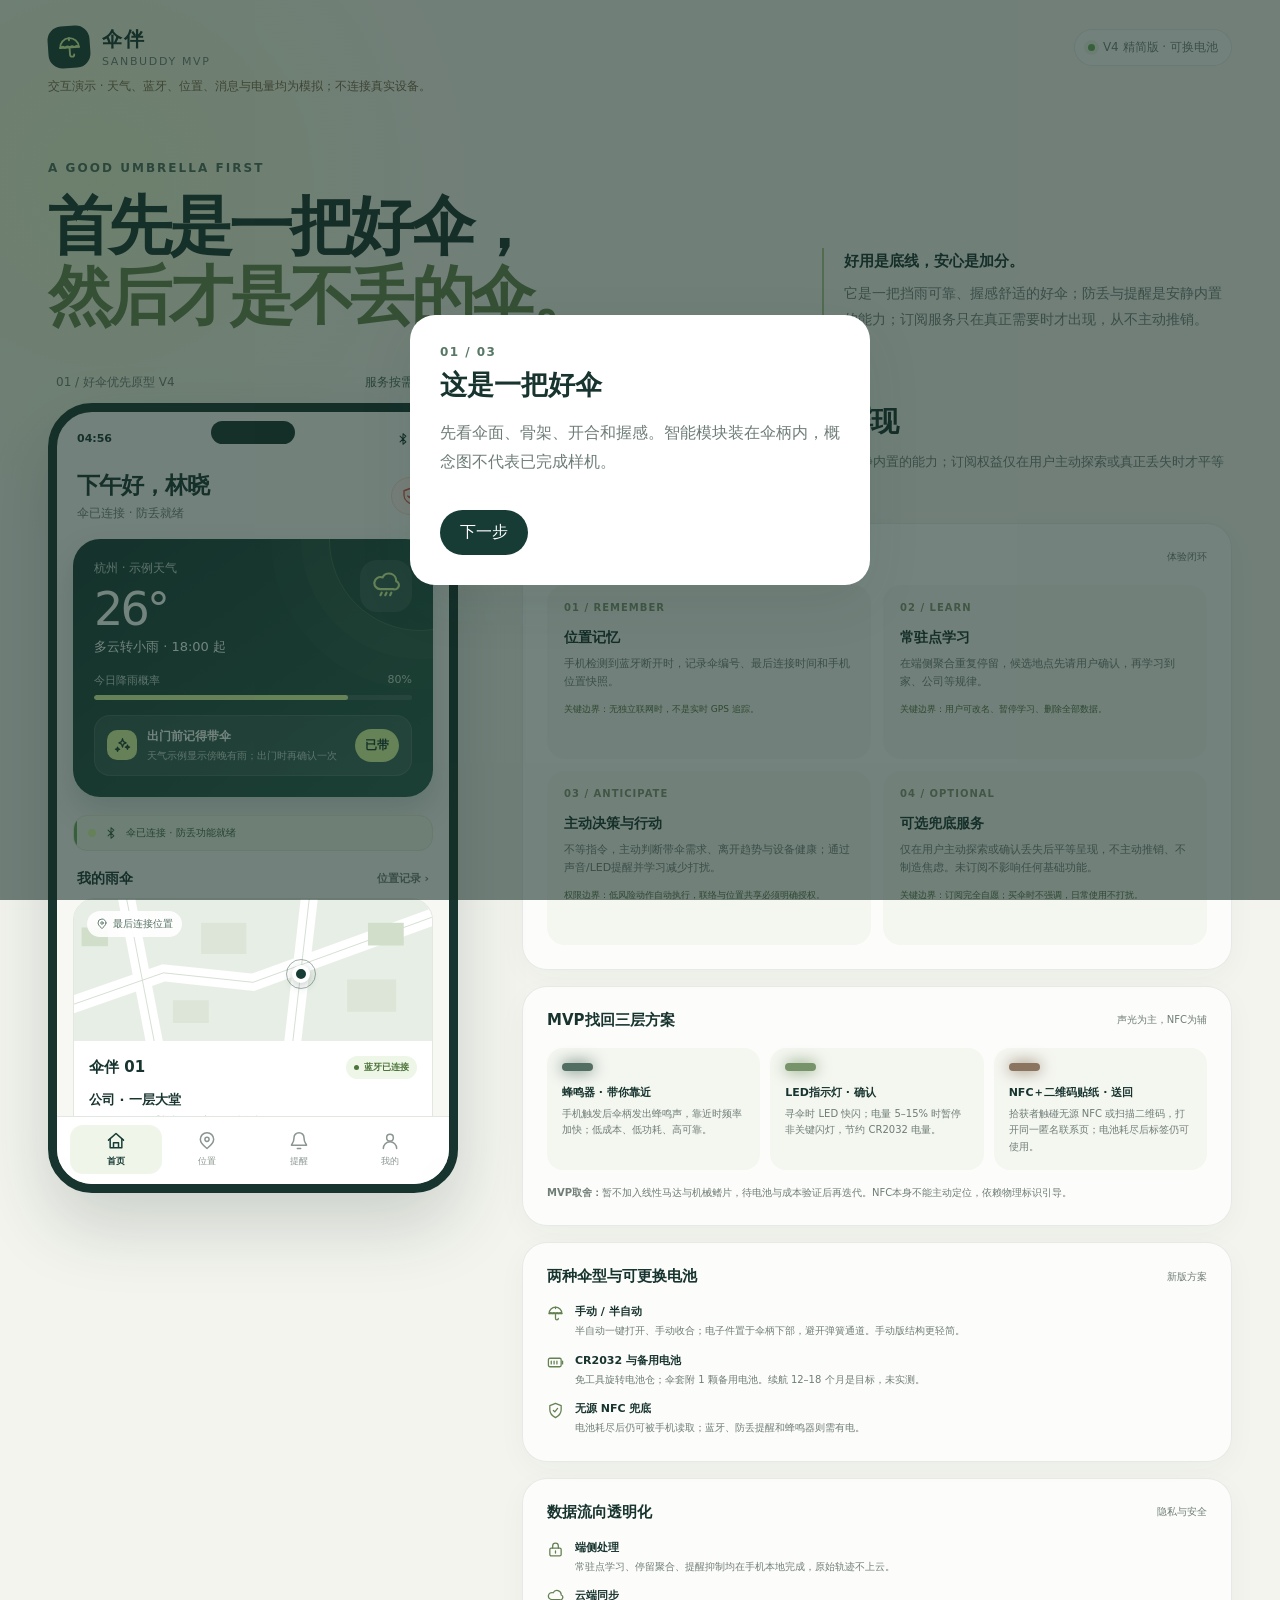
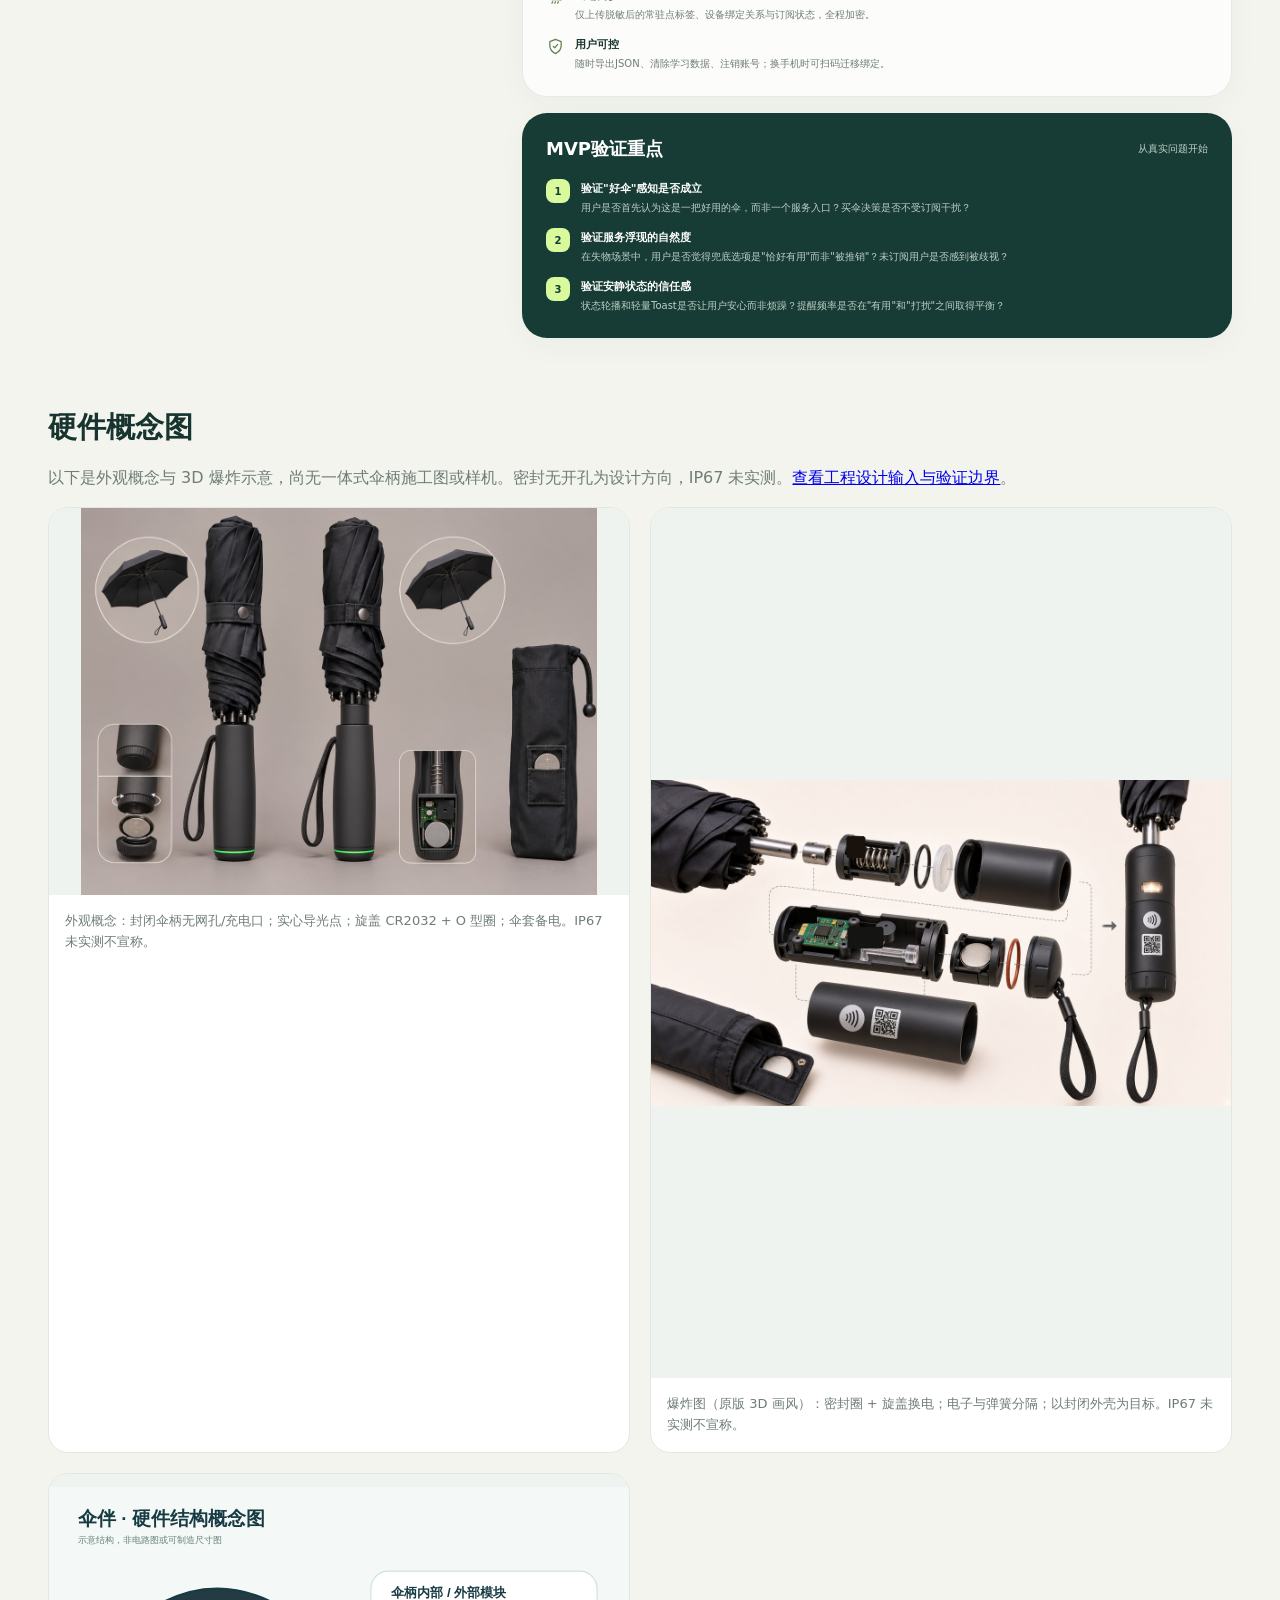
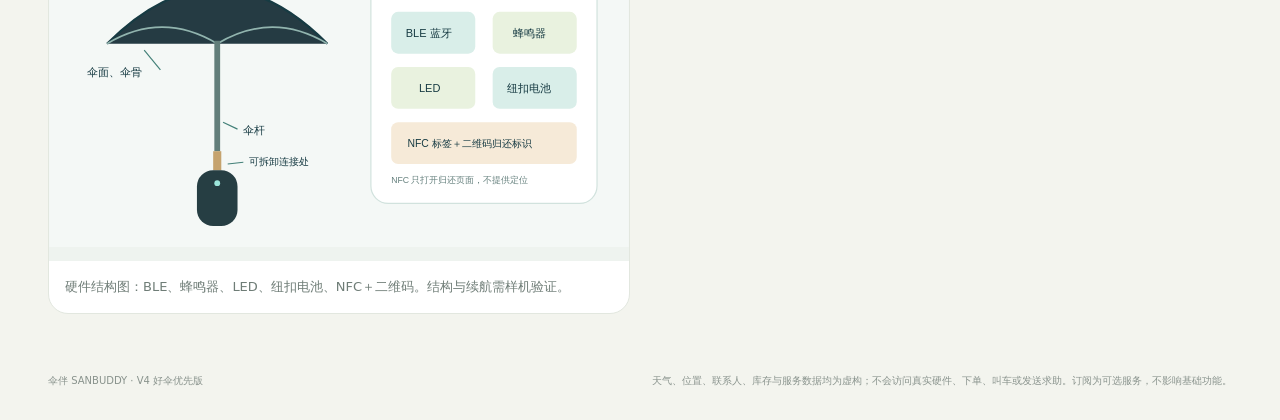
<file: prototype/index.html>
<!DOCTYPE html>
<html lang="zh-CN">
<head>
  <meta charset="UTF-8">
  <meta name="viewport" content="width=device-width, initial-scale=1.0">
  <meta name="theme-color" content="#173c35">
  <meta name="apple-mobile-web-app-capable" content="yes">
  <meta name="apple-mobile-web-app-status-bar-style" content="default">
  <meta name="apple-mobile-web-app-title" content="伞伴">
  <link rel="manifest" href="./manifest.json">
  <link rel="apple-touch-icon" href="./icons/icon-192.png">
  <title>伞伴 SanBuddy · H5</title>
  <style>
    body {
      margin: 0;
      min-height: 100vh;
      display: grid;
      place-items: center;
      font-family: "PingFang SC", "Microsoft YaHei", system-ui, sans-serif;
      background: #f3f4ee;
      color: #18342f;
    }
    a {
      display: inline-block;
      padding: 14px 22px;
      border-radius: 999px;
      background: #173c35;
      color: #d9f99d;
      text-decoration: none;
      font-weight: 700;
    }
    p { color: #6f7d77; font-size: 14px; }
  </style>
  <script>
    location.replace("./sanbuddy-prototype-v4.html");
  </script>
</head>
<body>
  <div style="text-align:center">
    <p>正在进入伞伴原型…</p>
    <p><a href="./sanbuddy-prototype-v4.html">若未跳转，点此进入</a></p>
  </div>
</body>
</html>
</file>
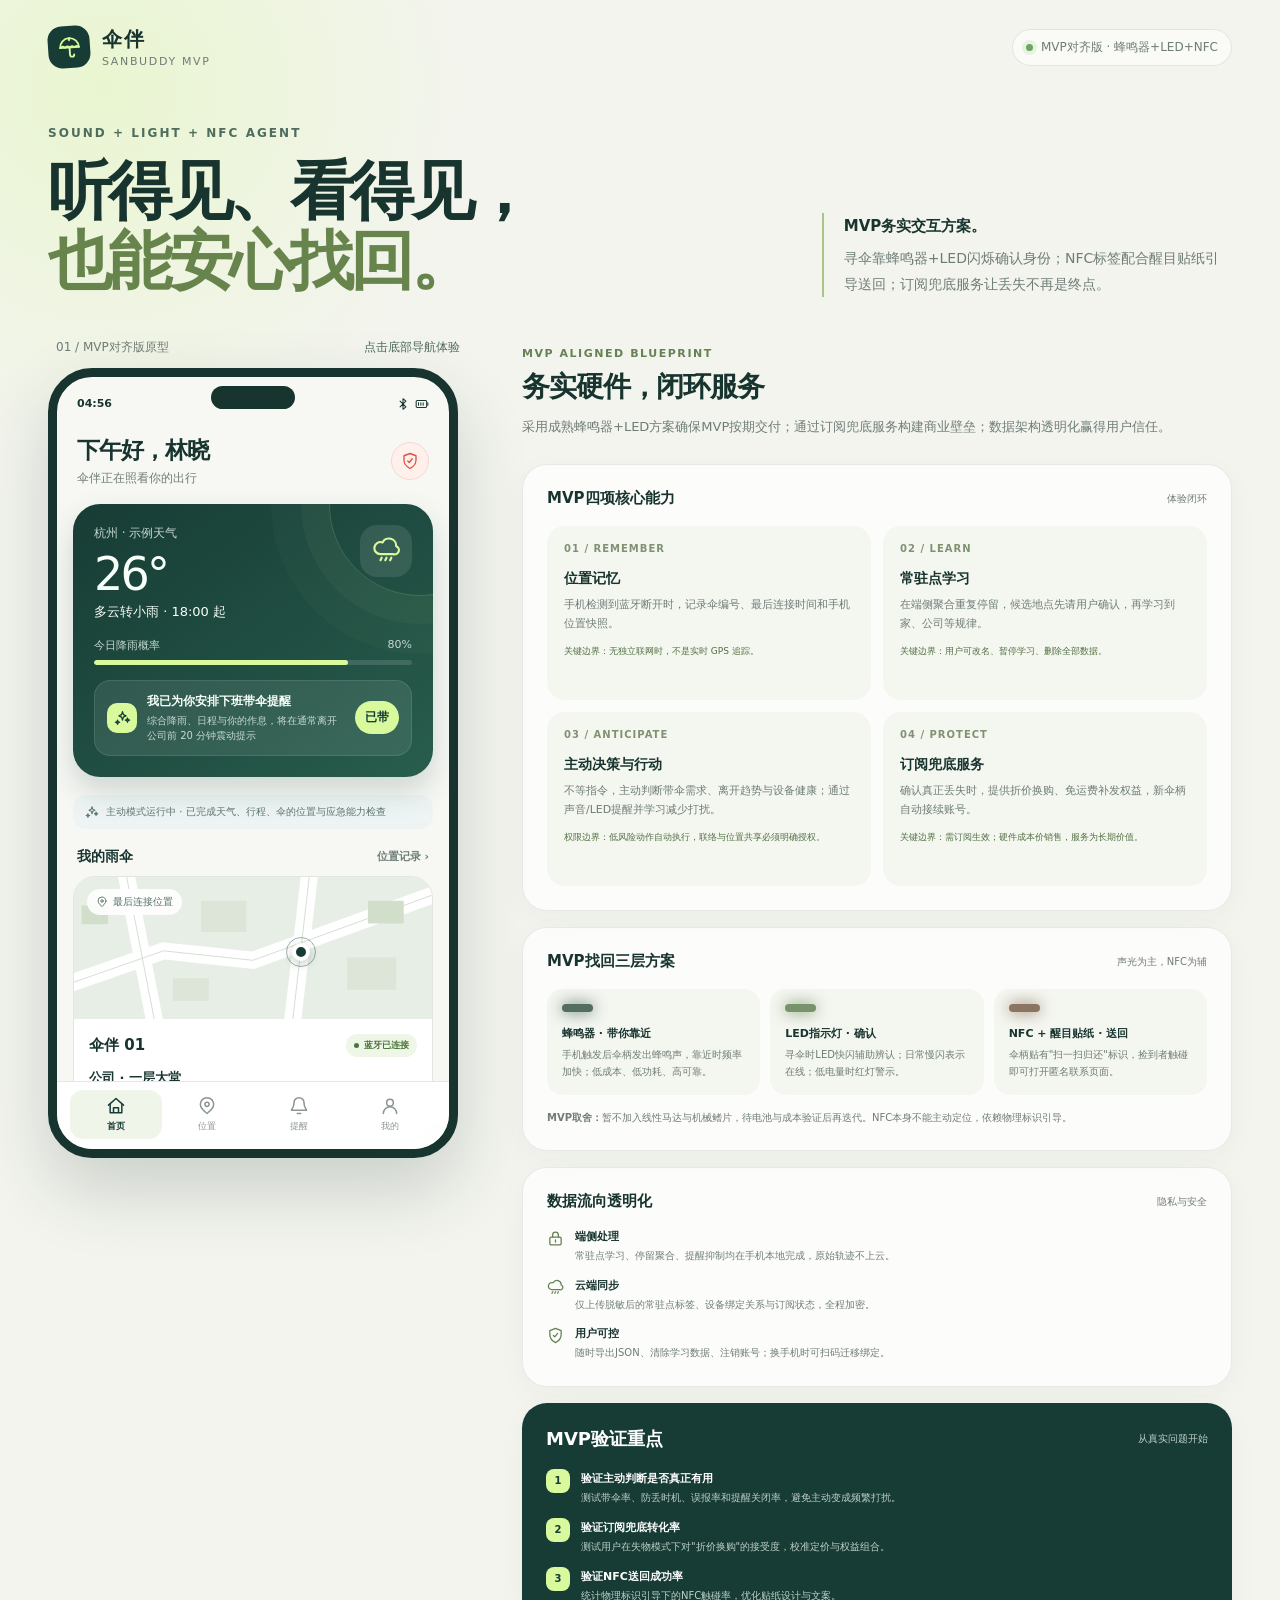
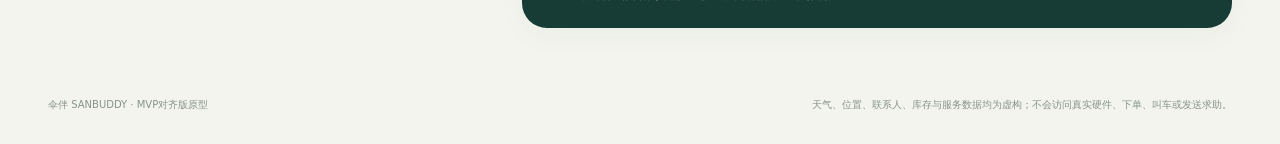
<file: prototype/sanbuddy-prototype-v2.html>
<!DOCTYPE html>
<html lang="zh-CN">
<head>
  <meta charset="UTF-8">
  <meta name="viewport" content="width=device-width, initial-scale=1.0">
  <meta name="theme-color" content="#173c35">
  <title>伞伴触感 · MVP对齐版原型</title>
  <style>
    :root {
      --ink: #18342f;
      --muted: #6f7d77;
      --paper: #f3f4ee;
      --card: #ffffff;
      --line: #e2e7df;
      --green: #173c35;
      --lime: #d9f99d;
      --lime-strong: #bde56d;
      --blue: #dcecf3;
      --red: #d95545;
      --red-soft: #fff0ec;
      --amber: #9b681d;
      --shadow: 0 18px 55px rgba(24, 52, 47, .09);
      --radius: 22px;
    }

    * { box-sizing: border-box; }
    html { scroll-behavior: smooth; }
    body {
      margin: 0;
      color: var(--ink);
      background:
        radial-gradient(circle at 8% 5%, rgba(217, 249, 157, .36), transparent 23rem),
        var(--paper);
      font-family: Inter, "PingFang SC", "Microsoft YaHei", system-ui, -apple-system, sans-serif;
      -webkit-font-smoothing: antialiased;
    }
    button, input { font: inherit; }
    button { color: inherit; }
    button, [role="button"] { -webkit-tap-highlight-color: transparent; }
    button:focus-visible, input:focus-visible, summary:focus-visible {
      outline: 3px solid rgba(78, 126, 105, .35);
      outline-offset: 3px;
    }
    .icon { width: 20px; height: 20px; fill: none; stroke: currentColor; stroke-width: 1.8; stroke-linecap: round; stroke-linejoin: round; flex: 0 0 auto; }
    .sprite { position: absolute; width: 0; height: 0; overflow: hidden; }
    .site-header {
      max-width: 1240px;
      margin: 0 auto;
      padding: 26px 28px 10px;
      display: flex;
      align-items: center;
      justify-content: space-between;
      gap: 20px;
    }
    .brand { display: flex; align-items: center; gap: 12px; }
    .brand-mark {
      width: 42px; height: 42px; border-radius: 14px;
      display: grid; place-items: center;
      color: var(--lime); background: var(--green);
      transform: rotate(-4deg);
    }
    .brand-mark .icon { width: 25px; height: 25px; }
    .brand-name { font-size: 20px; font-weight: 800; letter-spacing: .08em; }
    .brand-sub { color: var(--muted); font-size: 11px; letter-spacing: .15em; margin-top: 2px; }
    .prototype-badge {
      display: flex; align-items: center; gap: 8px;
      padding: 9px 13px; border: 1px solid rgba(24,52,47,.1); border-radius: 99px;
      color: var(--muted); background: rgba(255,255,255,.55); font-size: 12px;
    }
    .prototype-badge::before { content: ""; width: 7px; height: 7px; background: #69a85b; border-radius: 50%; box-shadow: 0 0 0 4px rgba(105,168,91,.12); }
    .hero {
      max-width: 1240px; margin: 0 auto; padding: 48px 28px 42px;
      display: grid; grid-template-columns: 1.4fr .8fr; gap: 56px; align-items: end;
    }
    .eyebrow { color: #4f6c5e; font-size: 12px; font-weight: 800; letter-spacing: .17em; text-transform: uppercase; margin-bottom: 16px; }
    h1 { font-size: clamp(36px, 5vw, 64px); line-height: 1.1; letter-spacing: -.055em; margin: 0; max-width: 800px; }
    h1 span { color: #67844d; }
    .hero-note { border-left: 2px solid #aac58b; padding-left: 20px; color: var(--muted); line-height: 1.8; font-size: 14px; }
    .hero-note strong { display: block; color: var(--ink); font-size: 15px; margin-bottom: 6px; }
    .prototype-layout {
      max-width: 1240px; margin: 0 auto; padding: 0 28px 70px;
      display: grid; grid-template-columns: 420px minmax(0, 1fr); gap: 54px; align-items: start;
    }
    .device-column { position: sticky; top: 20px; }
    .device-caption { display: flex; justify-content: space-between; align-items: center; margin: 0 8px 12px; color: var(--muted); font-size: 12px; }
    .device-caption span:last-child { color: #4e6a5c; }
    .device {
      height: 790px; width: 100%; max-width: 410px; position: relative; overflow: hidden;
      border: 9px solid #17342f; border-radius: 44px; background: #f7f8f4;
      box-shadow: 0 32px 70px rgba(24,52,47,.18), inset 0 0 0 1px rgba(255,255,255,.15);
      isolation: isolate;
    }
    .device::before { content: ""; position: absolute; z-index: 30; top: 9px; left: 50%; transform: translateX(-50%); width: 84px; height: 23px; border-radius: 20px; background: #17342f; }
    .statusbar { height: 42px; padding: 12px 20px 0; display: flex; align-items: center; justify-content: space-between; font-size: 11px; font-weight: 750; position: relative; z-index: 2; }
    .status-icons { display: flex; align-items: center; gap: 5px; }
    .status-icons .icon { width: 14px; height: 14px; }
    .app-viewport { position: absolute; inset: 42px 0 68px; overflow: hidden; }
    .screen { height: 100%; overflow-y: auto; padding-bottom: 28px; scrollbar-width: none; animation: screenIn .25s ease; }
    .screen::-webkit-scrollbar { display: none; }
    .screen[hidden] { display: none; }
    @keyframes screenIn { from { opacity: .2; transform: translateY(5px); } to { opacity: 1; transform: none; } }
    .app-header { padding: 16px 20px 17px; display: flex; align-items: center; justify-content: space-between; gap: 12px; }
    .app-header h2 { margin: 0; font-size: 23px; letter-spacing: -.04em; }
    .app-header p { margin: 4px 0 0; color: var(--muted); font-size: 12px; }
    .header-actions { display: flex; gap: 8px; }
    .icon-button { width: 38px; height: 38px; border-radius: 50%; border: 1px solid var(--line); background: #fff; display: grid; place-items: center; cursor: pointer; }
    .icon-button.sos { color: var(--red); background: var(--red-soft); border-color: #f7d8d0; }
    .icon-button.sos .icon { width: 18px; }
    .back-button { width: auto; border-radius: 99px; padding: 0 13px; display: flex; gap: 5px; font-size: 12px; }
    .weather-card { margin: 0 16px 18px; padding: 21px; border-radius: 27px; color: #f7fff9; background: linear-gradient(145deg, #173c35, #285d4d); box-shadow: 0 14px 30px rgba(23,60,53,.18); position: relative; overflow: hidden; }
    .weather-card::after { content: ""; position: absolute; width: 180px; height: 180px; right: -78px; top: -90px; border: 1px solid rgba(217,249,157,.18); border-radius: 50%; box-shadow: 0 0 0 28px rgba(217,249,157,.035), 0 0 0 58px rgba(217,249,157,.025); }
    .weather-top { display: flex; justify-content: space-between; align-items: flex-start; position: relative; z-index: 1; }
    .weather-place { font-size: 12px; color: #c7d9d1; }
    .weather-temp { font-size: 46px; line-height: 1.15; font-weight: 300; letter-spacing: -.06em; margin-top: 6px; }
    .weather-desc { font-size: 13px; margin-top: 2px; }
    .weather-icon { width: 52px; height: 52px; border-radius: 17px; background: rgba(255,255,255,.1); display: grid; place-items: center; color: var(--lime); }
    .weather-icon .icon { width: 29px; height: 29px; }
    .rain-meter { margin: 17px 0 15px; }
    .rain-meter-label { display: flex; justify-content: space-between; font-size: 11px; color: #c7d9d1; margin-bottom: 7px; }
    .meter-track { height: 5px; background: rgba(255,255,255,.13); border-radius: 5px; overflow: hidden; }
    .meter-track > span { display: block; height: 100%; width: 80%; background: var(--lime); border-radius: inherit; }
    .agent-suggestion { position: relative; z-index: 1; background: rgba(255,255,255,.09); border: 1px solid rgba(255,255,255,.1); border-radius: 16px; padding: 12px; display: flex; gap: 10px; align-items: center; }
    .agent-suggestion .spark { width: 30px; height: 30px; display: grid; place-items: center; background: var(--lime); color: var(--green); border-radius: 10px; flex: 0 0 auto; }
    .agent-suggestion .spark .icon { width: 17px; }
    .agent-suggestion strong { display: block; font-size: 12px; margin-bottom: 3px; }
    .agent-suggestion p { color: #c7d9d1; font-size: 10px; margin: 0; line-height: 1.5; }
    .text-button { border: 0; padding: 0; background: none; cursor: pointer; font-size: 12px; font-weight: 700; }
    .weather-action { color: var(--green); background: var(--lime); border-radius: 99px; padding: 8px 10px; white-space: nowrap; }
    .section-head { display: flex; justify-content: space-between; align-items: center; padding: 0 20px; margin: 19px 0 10px; }
    .section-head h3 { font-size: 14px; margin: 0; }
    .section-head button, .section-head span { color: var(--muted); font-size: 11px; }
    .card { background: var(--card); border: 1px solid var(--line); border-radius: var(--radius); }
    .umbrella-card { margin: 0 16px; overflow: hidden; }
    .mini-map { height: 142px; background: #e7eee5; position: relative; overflow: hidden; }
    .mini-map svg.map-art { width: 100%; height: 100%; display: block; }
    .map-label { position: absolute; left: 13px; top: 12px; border-radius: 99px; padding: 6px 9px; background: rgba(255,255,255,.88); backdrop-filter: blur(8px); color: #567064; font-size: 10px; display: flex; align-items: center; gap: 5px; }
    .map-label .icon { width: 12px; height: 12px; }
    .map-pulse { position: absolute; left: 61%; top: 47%; width: 18px; height: 18px; background: var(--green); border: 4px solid #fff; border-radius: 50%; box-shadow: 0 3px 10px rgba(24,52,47,.25); }
    .map-pulse::after { content: ""; position: absolute; inset: -10px; border: 1px solid rgba(23,60,53,.4); border-radius: 50%; animation: pulse 2s infinite; }
    .map-pulse.seeking { background: #526e62; box-shadow: 0 0 0 7px rgba(82,110,98,.15); }
    .map-pulse.seeking::after { animation-duration: 1.2s; border-width: 2px; border-color: #526e62; }
    @keyframes pulse { 0% { transform: scale(.55); opacity: 1; } 100% { transform: scale(1.55); opacity: 0; } }
    .umbrella-info { padding: 15px; }
    .tactile-signature { margin-top: 12px; padding: 11px; border-radius: 14px; background: #173c35; color: #efffff; display: flex; align-items: center; gap: 10px; }
    .tactile-signature[hidden] { display: none; }
    .tactile-orb { width: 25px; height: 25px; border: 2px solid var(--lime); border-radius: 8px; background: rgba(217,249,157,.12); animation: ledBlink 1.2s ease-in-out infinite; flex: 0 0 auto; }
    .tactile-signature strong { display: block; font-size: 10px; margin-bottom: 3px; }
    .tactile-signature span { color: #b8d8d1; font-size: 9px; }
    @keyframes ledBlink { 0%, 100% { opacity: .3; } 50% { opacity: 1; } }
    .feedback-row { display: flex; gap: 8px; margin-top: 10px; padding-top: 10px; border-top: 1px dashed var(--line); }
    .feedback-btn { flex: 1; padding: 8px; border: 1px solid var(--line); border-radius: 10px; background: #f9faf8; color: var(--muted); font-size: 10px; text-align: center; cursor: pointer; }
    .feedback-btn:active { background: #eef2eb; }
    .sub-card { margin: 0 16px; padding: 16px; border-radius: 20px; background: linear-gradient(135deg, #173c35, #2a5a4d); color: white; position: relative; overflow: hidden; }
    .sub-card::after { content: ""; position: absolute; right: -20px; top: -20px; width: 100px; height: 100px; background: rgba(217,249,157,.1); border-radius: 50%; }
    .sub-badge { display: inline-block; padding: 3px 8px; border-radius: 99px; background: var(--lime); color: var(--green); font-size: 9px; font-weight: 800; margin-bottom: 8px; }
    .sub-card h4 { margin: 0 0 6px; font-size: 14px; }
    .sub-card p { margin: 0; font-size: 10px; color: #c7d9d1; line-height: 1.6; }
    .sub-actions { display: flex; gap: 8px; margin-top: 12px; }
    .sub-btn { padding: 8px 12px; border-radius: 10px; border: 0; font-size: 11px; font-weight: 700; cursor: pointer; }
    .sub-btn.primary { background: var(--lime); color: var(--green); }
    .sub-btn.ghost { background: rgba(255,255,255,.12); color: white; border: 1px solid rgba(255,255,255,.2); }
    .umbrella-title { display: flex; align-items: center; justify-content: space-between; gap: 8px; }
    .umbrella-title strong { font-size: 15px; }
    .status-pill { display: inline-flex; align-items: center; gap: 5px; padding: 5px 8px; border-radius: 99px; background: #eef6e8; color: #4d753b; font-size: 9px; font-weight: 700; }
    .status-pill::before { content: ""; width: 5px; height: 5px; background: currentColor; border-radius: 50%; }
    .location-name { font-size: 13px; margin: 12px 0 4px; font-weight: 700; }
    .location-meta { color: var(--muted); font-size: 10px; line-height: 1.6; }
    .card-actions { display: grid; grid-template-columns: 1fr 1fr; gap: 9px; margin-top: 13px; }
    .primary-button, .secondary-button { min-height: 40px; border-radius: 13px; border: 0; cursor: pointer; font-weight: 700; font-size: 12px; display: flex; justify-content: center; align-items: center; gap: 7px; }
    .primary-button { color: white; background: var(--green); }
    .primary-button:hover { background: #245449; }
    .secondary-button { color: var(--ink); background: #f2f4ef; border: 1px solid var(--line); }
    .primary-button .icon, .secondary-button .icon { width: 15px; height: 15px; }
    .insight-card { margin: 0 16px; padding: 14px; display: flex; gap: 11px; align-items: flex-start; background: #edf3e5; border-color: #dce7d1; }
    .insight-card > .icon { color: #5c7c45; margin-top: 1px; }
    .insight-card strong { font-size: 12px; display: block; margin-bottom: 4px; }
    .insight-card p { margin: 0; color: #687660; font-size: 10px; line-height: 1.6; }
    .bottom-nav { position: absolute; z-index: 15; bottom: 0; left: 0; right: 0; height: 68px; padding: 8px 13px 10px; display: grid; grid-template-columns: repeat(4, 1fr); background: rgba(255,255,255,.96); border-top: 1px solid var(--line); backdrop-filter: blur(14px); }
    .nav-item { border: 0; background: none; color: #8a968f; display: flex; flex-direction: column; align-items: center; justify-content: center; gap: 4px; font-size: 9px; cursor: pointer; border-radius: 13px; }
    .nav-item .icon { width: 20px; height: 20px; }
    .nav-item.active { color: var(--green); font-weight: 800; background: #f0f5ea; }
    .large-map { margin: 0 16px; height: 226px; border-radius: 24px; overflow: hidden; position: relative; border: 1px solid #dbe4d8; background: #e7eee5; }
    .large-map svg.map-art { width: 100%; height: 100%; }
    .map-person { position: absolute; left: 24%; top: 64%; width: 15px; height: 15px; border: 3px solid white; background: #668cd3; border-radius: 50%; box-shadow: 0 2px 7px rgba(0,0,0,.15); }
    .map-key { position: absolute; right: 10px; bottom: 10px; background: rgba(255,255,255,.9); padding: 8px 10px; border-radius: 12px; font-size: 9px; color: var(--muted); line-height: 1.8; }
    .key-dot { display: inline-block; width: 6px; height: 6px; border-radius: 50%; margin-right: 4px; }
    .privacy-strip { margin: 12px 16px 0; padding: 10px 12px; background: #eef4f4; border-radius: 13px; color: #5d7774; font-size: 10px; display: flex; align-items: center; gap: 7px; }
    .privacy-strip .icon { width: 14px; height: 14px; }
    .scenario-grid { margin: 0 16px; display: grid; grid-template-columns: 1fr 1fr; gap: 9px; }
    .rain-plan { margin: 0 16px; overflow: hidden; }
    .rain-plan-top { padding: 15px 15px 12px; border-bottom: 1px solid var(--line); background: #f4f8f2; }
    .rain-plan-top strong { display: block; font-size: 12px; margin-bottom: 5px; }
    .rain-plan-top span { display: block; color: var(--muted); font-size: 9px; line-height: 1.6; }
    .rain-plan-top .plan-flag { display: inline-block; margin-top: 9px; padding: 4px 9px; border-radius: 999px; background: #e6f0e2; color: #3f6440; font-size: 9px; font-weight: 700; }
    .plan-row { width: 100%; display: grid; grid-template-columns: 24px 1fr 14px; align-items: center; gap: 10px; padding: 12px 15px; border: 0; border-bottom: 1px solid var(--line); background: white; text-align: left; cursor: pointer; font-family: inherit; }
    .plan-row:last-of-type { border-bottom: 0; }
    .plan-row:hover, .plan-row:active { background: #f7faf5; }
    .plan-index { width: 22px; height: 22px; border-radius: 50%; display: grid; place-items: center; background: #eaf2e6; color: #3f6440; font-size: 10px; font-weight: 800; }
    .plan-row.plan-alert .plan-index { background: #fbeae6; color: #98402f; }
    .plan-row strong { display: block; font-size: 11px; margin-bottom: 3px; }
    .plan-row small { display: block; color: var(--muted); font-size: 9px; line-height: 1.55; }
    .plan-row > .icon { width: 13px; height: 13px; color: #9aa59e; }
    .plan-note { margin: 0; padding: 11px 15px 13px; border-top: 1px solid var(--line); background: #fbfbf8; color: #7c8780; font-size: 9px; line-height: 1.65; }
    .scenario-card { padding: 14px; border: 1px solid var(--line); border-radius: 18px; background: white; text-align: left; cursor: pointer; }
    .scenario-card:hover { border-color: #b7c8b7; }
    .scenario-icon { width: 31px; height: 31px; border-radius: 10px; display: grid; place-items: center; background: #edf3e7; color: #587547; margin-bottom: 12px; }
    .scenario-icon .icon { width: 16px; height: 16px; }
    .scenario-card strong { display: block; font-size: 11px; margin-bottom: 5px; }
    .scenario-card span { display: block; color: var(--muted); font-size: 9px; line-height: 1.55; }
    .lost-banner { margin: 12px 16px 0; padding: 12px; border-radius: 15px; background: #fff4dc; border: 1px solid #efdfb9; color: #795d26; font-size: 10px; line-height: 1.65; display: flex; gap: 8px; }
    .lost-banner[hidden] { display: none; }
    .lost-banner .icon { width: 15px; height: 15px; margin-top: 1px; }
    .full-width-action { width: calc(100% - 32px); margin: 12px 16px 0; min-height: 40px; }
    .place-list { margin: 0 16px; display: grid; gap: 9px; }
    .place-card { width: 100%; border: 1px solid var(--line); background: white; border-radius: 18px; padding: 13px; display: flex; align-items: center; gap: 11px; text-align: left; cursor: pointer; }
    .place-card:hover { border-color: #b7c8b7; }
    .place-icon { width: 39px; height: 39px; border-radius: 13px; display: grid; place-items: center; background: #eff3eb; color: #557047; }
    .place-icon .icon { width: 18px; }
    .place-copy { flex: 1; min-width: 0; }
    .place-copy strong { display: block; font-size: 12px; margin-bottom: 4px; }
    .place-copy span { color: var(--muted); font-size: 9px; }
    .learning-state { text-align: right; }
    .learning-state b { display: block; font-size: 9px; color: #5c7c45; margin-bottom: 4px; }
    .learning-state small { font-size: 9px; color: var(--muted); }
    .details-card { margin: 14px 16px 0; padding: 4px 14px; }
    details summary { cursor: pointer; list-style: none; padding: 12px 0; font-size: 11px; font-weight: 750; display: flex; align-items: center; justify-content: space-between; }
    details summary::-webkit-details-marker { display: none; }
    details summary::after { content: "+"; color: var(--muted); font-size: 17px; font-weight: 400; }
    details[open] summary::after { content: "−"; }
    details p { color: var(--muted); font-size: 10px; line-height: 1.75; margin: 0 0 13px; }
    .agent-banner { margin: 0 16px 14px; padding: 16px; background: var(--green); color: white; border-radius: 22px; display: flex; gap: 12px; align-items: center; }
    .agent-banner .agent-orb { width: 42px; height: 42px; border-radius: 15px; display: grid; place-items: center; background: var(--lime); color: var(--green); }
    .agent-banner strong { display: block; font-size: 13px; margin-bottom: 4px; }
    .agent-banner p { margin: 0; font-size: 10px; color: #bed2ca; line-height: 1.5; }
    .rule-list { margin: 0 16px; overflow: hidden; }
    .rule-row { padding: 15px; display: flex; align-items: center; gap: 11px; border-bottom: 1px solid var(--line); }
    .rule-row:last-child { border-bottom: 0; }
    .rule-row > .icon { color: #65805b; }
    .rule-copy { flex: 1; }
    .rule-copy strong { display: block; font-size: 12px; margin-bottom: 4px; }
    .rule-copy span { color: var(--muted); font-size: 9px; line-height: 1.4; }
    .switch { position: relative; display: inline-block; width: 39px; height: 23px; flex: 0 0 auto; }
    .switch input { opacity: 0; width: 0; height: 0; }
    .slider { position: absolute; inset: 0; cursor: pointer; background: #d8dfd8; border-radius: 99px; transition: .2s; }
    .slider::before { content: ""; position: absolute; width: 17px; height: 17px; left: 3px; top: 3px; background: white; border-radius: 50%; transition: .2s; box-shadow: 0 1px 4px rgba(0,0,0,.15); }
    .switch input:checked + .slider { background: var(--green); }
    .switch input:checked + .slider::before { transform: translateX(16px); }
    .schedule-card { margin: 0 16px; padding: 15px; }
    .schedule-item { display: flex; gap: 11px; padding: 8px 0; }
    .schedule-time { font-size: 11px; font-weight: 800; color: #547046; min-width: 38px; }
    .schedule-copy { border-left: 1px solid var(--line); padding-left: 12px; }
    .schedule-copy strong { font-size: 11px; display: block; margin-bottom: 3px; }
    .schedule-copy span { color: var(--muted); font-size: 9px; }
    .demo-button { width: calc(100% - 32px); margin: 16px 16px 0; min-height: 44px; }
    .dynamic-alert { margin: 0 16px 14px; padding: 13px; border-radius: 17px; background: #fff4dc; border: 1px solid #efdfb9; color: #795d26; animation: screenIn .3s ease; }
    .dynamic-alert strong { font-size: 12px; display: flex; align-items: center; gap: 7px; }
    .dynamic-alert p { font-size: 10px; line-height: 1.55; margin: 6px 0 0; }
    .hardware-card { margin: 0 16px; padding: 18px; background: var(--green); color: white; border-radius: 23px; }
    .hardware-top { display: flex; align-items: center; gap: 13px; }
    .hardware-visual { width: 56px; height: 56px; border-radius: 18px; background: rgba(255,255,255,.1); color: var(--lime); display: grid; place-items: center; }
    .hardware-visual .icon { width: 31px; height: 31px; }
    .hardware-top strong { display: block; font-size: 15px; }
    .hardware-top span { color: #bfd0ca; font-size: 10px; }
    .hardware-stats { display: grid; grid-template-columns: repeat(3, 1fr); margin-top: 18px; padding-top: 15px; border-top: 1px solid rgba(255,255,255,.12); }
    .hardware-stats div { text-align: center; border-right: 1px solid rgba(255,255,255,.12); }
    .hardware-stats div:last-child { border: 0; }
    .hardware-stats b { display: block; font-size: 14px; margin-bottom: 4px; }
    .hardware-stats span { font-size: 9px; color: #bfd0ca; }
    .settings-list { margin: 0 16px; overflow: hidden; }
    .setting-row { width: 100%; padding: 14px 15px; border: 0; border-bottom: 1px solid var(--line); background: transparent; display: flex; align-items: center; gap: 11px; text-align: left; }
    .setting-row:last-child { border-bottom: 0; }
    button.setting-row { cursor: pointer; }
    .setting-row > .icon { color: #6b7f72; width: 18px; }
    .setting-copy { flex: 1; }
    .setting-copy strong { display: block; font-size: 11px; }
    .setting-copy span { color: var(--muted); font-size: 9px; display: block; margin-top: 3px; }
    .setting-value { color: var(--muted); font-size: 10px; }
    .danger-text { color: var(--red); }
    .version { text-align: center; color: #9ba49f; font-size: 9px; margin: 20px 0 0; }
    .sos-hero { margin: 0 16px; padding: 22px 18px; border-radius: 25px; background: var(--red-soft); border: 1px solid #f3d8d1; text-align: center; }
    .sos-symbol { width: 54px; height: 54px; margin: 0 auto 12px; border-radius: 18px; background: #fff; color: var(--red); display: grid; place-items: center; }
    .sos-symbol .icon { width: 27px; height: 27px; }
    .sos-hero h3 { margin: 0 0 7px; font-size: 17px; }
    .sos-hero p { margin: 0 auto; max-width: 260px; color: #8e6b64; font-size: 10px; line-height: 1.7; }
    .hold-button { --hold: 0deg; width: 148px; height: 148px; margin: 24px auto 9px; border-radius: 50%; border: 0; color: white; background: conic-gradient(#8f2f26 var(--hold), var(--red) 0); cursor: pointer; display: flex; flex-direction: column; align-items: center; justify-content: center; gap: 7px; box-shadow: 0 10px 25px rgba(217,85,69,.25), inset 0 0 0 8px rgba(255,255,255,.17); touch-action: none; user-select: none; position: relative; }
    .hold-button::after { content: ""; position: absolute; inset: 9px; border: 1px solid rgba(255,255,255,.3); border-radius: 50%; }
    .hold-button .icon { width: 28px; height: 28px; }
    .hold-button strong { font-size: 14px; }
    .hold-button span { font-size: 9px; opacity: .8; }
    .hold-button.holding { transform: scale(.98); }
    .hold-hint { text-align: center; color: var(--muted); font-size: 9px; margin-bottom: 18px; }
    .emergency-flow { margin: 0 16px; padding: 14px 16px; }
    .flow-step { display: flex; gap: 11px; position: relative; padding-bottom: 16px; }
    .flow-step:last-child { padding-bottom: 0; }
    .flow-step:not(:last-child)::after { content: ""; position: absolute; left: 11px; top: 26px; bottom: 3px; width: 1px; background: var(--line); }
    .flow-number { width: 23px; height: 23px; border-radius: 50%; background: #edf2e9; display: grid; place-items: center; font-size: 9px; font-weight: 800; flex: 0 0 auto; z-index: 1; }
    .flow-step strong { display: block; font-size: 11px; margin: 2px 0 4px; }
    .flow-step p { margin: 0; color: var(--muted); font-size: 9px; line-height: 1.5; }
    .contact-list { margin: 0 16px; padding: 5px 15px; }
    .contact { display: flex; align-items: center; gap: 10px; padding: 10px 0; border-bottom: 1px solid var(--line); }
    .contact:last-child { border: 0; }
    .avatar { width: 34px; height: 34px; border-radius: 50%; display: grid; place-items: center; background: #e6eee2; font-size: 11px; font-weight: 800; }
    .contact strong { font-size: 11px; display: block; }
    .contact span { color: var(--muted); font-size: 9px; }
    .contact .icon { margin-left: auto; width: 16px; color: #77906d; }
    .safety-note { margin: 14px 20px 0; color: #8b7770; font-size: 9px; line-height: 1.65; text-align: center; }
    .sheet-backdrop { position: absolute; z-index: 50; inset: 0; background: rgba(10,30,26,.48); display: flex; align-items: flex-end; backdrop-filter: blur(3px); }
    .sheet-backdrop[hidden] { display: none; }
    .sheet { width: 100%; max-height: 88%; overflow-y: auto; background: #fbfcf9; border-radius: 28px 28px 0 0; padding: 10px 20px 24px; animation: sheetUp .25s ease; }
    @keyframes sheetUp { from { transform: translateY(100%); } to { transform: none; } }
    .sheet-handle { width: 38px; height: 4px; border-radius: 5px; background: #d4dbd4; margin: 0 auto 18px; }
    .sheet-title { display: flex; align-items: center; justify-content: space-between; gap: 12px; margin-bottom: 16px; }
    .sheet-title h3 { font-size: 18px; margin: 0; }
    .sheet-title button { border: 0; background: #edf0eb; width: 30px; height: 30px; border-radius: 50%; display: grid; place-items: center; cursor: pointer; }
    .sheet-title .icon { width: 15px; }
    .sheet-copy { color: var(--muted); font-size: 11px; line-height: 1.75; }
    .sheet-options { margin: 16px 0; border: 1px solid var(--line); background: white; border-radius: 17px; overflow: hidden; }
    .sheet-option { padding: 13px; display: flex; align-items: center; justify-content: space-between; gap: 12px; border-bottom: 1px solid var(--line); font-size: 11px; }
    .sheet-option:last-child { border: 0; }
    .sheet-actions { display: grid; gap: 9px; margin-top: 18px; }
    .sheet-actions .primary-button, .sheet-actions .secondary-button { min-height: 45px; }
    .draft-message { margin: 15px 0; padding: 13px; border: 1px solid var(--line); border-radius: 14px; background: #f3f5f0; color: #536158; font-size: 10px; line-height: 1.75; }
    .danger-button { background: var(--red); color: white; }
    .danger-button:hover { background: #bd4336; }
    .countdown-wrap { text-align: center; padding: 8px 0 4px; }
    .countdown-ring { width: 116px; height: 116px; border-radius: 50%; margin: 0 auto 16px; display: grid; place-items: center; background: var(--red-soft); border: 7px solid #f5d5ce; color: var(--red); font-size: 45px; font-weight: 300; }
    .countdown-wrap h3 { margin: 0 0 8px; font-size: 18px; }
    .countdown-wrap p { color: var(--muted); font-size: 11px; line-height: 1.7; margin: 0; }
    .success-symbol { width: 65px; height: 65px; border-radius: 50%; display: grid; place-items: center; margin: 4px auto 15px; background: #e8f3df; color: #4b7839; }
    .success-symbol .icon { width: 32px; height: 32px; }
    .toast { position: absolute; z-index: 70; left: 50%; bottom: 82px; transform: translate(-50%, 12px); max-width: 88%; padding: 11px 15px; border-radius: 99px; background: rgba(20,43,38,.94); color: white; font-size: 10px; line-height: 1.4; text-align: center; opacity: 0; pointer-events: none; transition: .22s; box-shadow: 0 8px 20px rgba(0,0,0,.15); }
    .toast.show { opacity: 1; transform: translate(-50%, 0); }

    .blueprint { display: grid; gap: 16px; }
    .blueprint-intro { padding: 8px 0 10px; }
    .blueprint-intro .label { font-size: 11px; color: #668153; letter-spacing: .14em; font-weight: 800; }
    .blueprint-intro h2 { font-size: 28px; letter-spacing: -.04em; margin: 8px 0 9px; }
    .blueprint-intro p { color: var(--muted); font-size: 13px; line-height: 1.8; margin: 0; }
    .panel { background: rgba(255,255,255,.72); border: 1px solid rgba(24,52,47,.09); border-radius: 25px; padding: 24px; box-shadow: 0 8px 30px rgba(24,52,47,.035); }
    .panel-heading { display: flex; align-items: center; justify-content: space-between; gap: 12px; margin-bottom: 18px; }
    .panel-heading h3 { font-size: 15px; margin: 0; }
    .panel-heading span { font-size: 10px; color: var(--muted); }
    .capability-grid { display: grid; grid-template-columns: 1fr 1fr; gap: 12px; }
    .capability { border-radius: 18px; background: #f4f6f0; padding: 17px; min-height: 174px; }
    .capability-number { color: #809271; font-size: 10px; font-weight: 800; letter-spacing: .1em; }
    .capability h4 { margin: 16px 0 8px; font-size: 14px; }
    .capability p { margin: 0; color: var(--muted); font-size: 11px; line-height: 1.7; }
    .capability small { display: block; margin-top: 11px; color: #527041; font-size: 9px; line-height: 1.5; }
    .tactile-grid { display: grid; grid-template-columns: repeat(3, 1fr); gap: 10px; }
    .tactile-mode { padding: 15px; border-radius: 16px; background: #f4f6f0; }
    .tactile-swatch { width: 31px; height: 8px; border-radius: 99px; margin-bottom: 14px; box-shadow: 0 0 15px currentColor; }
    .tactile-mode strong { display: block; font-size: 11px; margin-bottom: 6px; }
    .tactile-mode p { margin: 0; color: var(--muted); font-size: 10px; line-height: 1.65; }
    .tactile-caveat { margin: 14px 0 0; color: var(--muted); font-size: 10px; line-height: 1.7; }
    .rain-outline { display: grid; gap: 8px; }
    .rain-outline-row { display: grid; grid-template-columns: 66px 1fr; gap: 12px; align-items: baseline; padding: 11px 13px; border: 1px solid var(--line); border-radius: 12px; background: #fbfcf8; }
    .rain-outline-row b { color: #47653f; font-size: 10px; }
    .rain-outline-row span { color: var(--muted); font-size: 10px; line-height: 1.65; }
    .architecture-flow { display: grid; grid-template-columns: 1fr 24px 1.25fr 24px 1fr; align-items: center; gap: 5px; }
    .arch-node { padding: 15px 10px; border: 1px solid var(--line); border-radius: 16px; text-align: center; background: white; }
    .arch-node .icon { margin: 0 auto 9px; color: #5b784c; }
    .arch-node strong { display: block; font-size: 11px; margin-bottom: 5px; }
    .arch-node span { color: var(--muted); font-size: 9px; line-height: 1.5; display: block; }
    .arch-arrow { color: #91a08f; text-align: center; }
    .arch-note { margin: 16px 0 0; padding: 12px 14px; border-radius: 13px; background: #edf3e7; color: #5a6d51; font-size: 10px; line-height: 1.7; }
    .boundary-list { display: grid; gap: 13px; }
    .boundary { display: flex; gap: 11px; align-items: flex-start; }
    .boundary .icon { color: #648153; width: 17px; height: 17px; margin-top: 1px; }
    .boundary strong { display: block; font-size: 11px; margin-bottom: 4px; }
    .boundary p { margin: 0; color: var(--muted); font-size: 10px; line-height: 1.65; }
    .phase { display: grid; grid-template-columns: 72px 1fr; gap: 15px; padding: 14px 0; border-bottom: 1px solid var(--line); }
    .phase:last-child { border-bottom: 0; padding-bottom: 0; }
    .phase:first-of-type { padding-top: 0; }
    .phase-label { font-size: 10px; font-weight: 800; color: #587443; padding-top: 2px; }
    .phase strong { display: block; font-size: 12px; margin-bottom: 5px; }
    .phase p { margin: 0; color: var(--muted); font-size: 10px; line-height: 1.65; }
    .next-panel { background: var(--green); color: white; border: 0; }
    .next-panel .panel-heading span { color: #bed0c8; }
    .next-panel h3 { font-size: 18px; }
    .next-steps { display: grid; gap: 12px; }
    .next-step { display: flex; gap: 11px; align-items: flex-start; }
    .next-step b { width: 24px; height: 24px; border-radius: 8px; display: grid; place-items: center; background: var(--lime); color: var(--green); font-size: 10px; flex: 0 0 auto; }
    .next-step strong { display: block; font-size: 11px; margin: 2px 0 4px; }
    .next-step p { color: #bed0c8; font-size: 10px; line-height: 1.6; margin: 0; }
    .page-footer { max-width: 1240px; margin: 0 auto; padding: 0 28px 32px; display: flex; justify-content: space-between; gap: 20px; color: #89938d; font-size: 10px; }

    @media (max-width: 1000px) {
      .hero { grid-template-columns: 1fr; gap: 24px; }
      .hero-note { max-width: 620px; }
      .prototype-layout { grid-template-columns: 390px minmax(0,1fr); gap: 28px; }
      .capability-grid { grid-template-columns: 1fr; }
      .capability { min-height: 0; }
      .tactile-grid { grid-template-columns: 1fr; }
      .architecture-flow { grid-template-columns: 1fr; }
      .arch-arrow { transform: rotate(90deg); }
    }
    @media (max-width: 760px) {
      .site-header { padding: 18px 18px 8px; }
      .prototype-badge { font-size: 10px; padding: 8px 10px; }
      .brand-sub { display: none; }
      .hero { padding: 36px 20px 30px; }
      h1 { font-size: 39px; }
      .hero-note { font-size: 12px; }
      .prototype-layout { display: flex; flex-direction: column; padding: 0 0 45px; gap: 34px; }
      .device-column { position: static; width: 100%; }
      .device-caption { padding: 0 20px; }
      .device { max-width: none; width: 100%; height: min(790px, calc(100vh - 24px)); min-height: 680px; border: 0; border-radius: 0; box-shadow: none; }
      .device::before { display: none; }
      .blueprint { padding: 0 16px; width: 100%; }
      .blueprint-intro { padding: 0 4px; }
      .capability-grid { grid-template-columns: 1fr 1fr; }
      .tactile-grid { grid-template-columns: 1fr; }
      .architecture-flow { grid-template-columns: 1fr 24px 1.25fr 24px 1fr; }
      .arch-arrow { transform: none; }
      .page-footer { padding: 0 20px 25px; flex-direction: column; gap: 7px; }
    }
    @media (max-width: 440px) {
      .prototype-badge { max-width: 145px; line-height: 1.4; }
      .capability-grid { grid-template-columns: 1fr; }
      .architecture-flow { grid-template-columns: 1fr; }
      .arch-arrow { transform: rotate(90deg); }
      .panel { padding: 20px; }
      .hero-note { display: none; }
    }
    @media (prefers-reduced-motion: reduce) {
      *, *::before, *::after { animation-duration: .01ms !important; animation-iteration-count: 1 !important; scroll-behavior: auto !important; transition-duration: .01ms !important; }
    }
  </style>
</head>
<body>
  <svg class="sprite" aria-hidden="true">
    <symbol id="i-umbrella" viewBox="0 0 24 24"><path d="M12 3a9 9 0 0 1 9 9H3a9 9 0 0 1 9-9Z"/><path d="M12 3v2M12 12v7a2 2 0 0 0 4 0"/><path d="M3 12c1.5-1.4 3-1.4 4.5 0 1.5-1.4 3-1.4 4.5 0 1.5-1.4 3-1.4 4.5 0 1.5-1.4 3-1.4 4.5 0"/></symbol>
    <symbol id="i-cloud-rain" viewBox="0 0 24 24"><path d="M17.5 15H7a5 5 0 1 1 1.7-9.7A6 6 0 0 1 20 8.5 3.3 3.3 0 0 1 17.5 15Z"/><path d="m8 18-1 2m5-2-1 2m5-2-1 2"/></symbol>
    <symbol id="i-pin" viewBox="0 0 24 24"><path d="M20 10c0 5-8 11-8 11S4 15 4 10a8 8 0 1 1 16 0Z"/><circle cx="12" cy="10" r="2.5"/></symbol>
    <symbol id="i-bell" viewBox="0 0 24 24"><path d="M18 8a6 6 0 0 0-12 0c0 7-3 7-3 9h18c0-2-3-2-3-9ZM10 21h4"/></symbol>
    <symbol id="i-home" viewBox="0 0 24 24"><path d="m3 11 9-8 9 8"/><path d="M5 10v10h14V10M9 20v-6h6v6"/></symbol>
    <symbol id="i-user" viewBox="0 0 24 24"><circle cx="12" cy="8" r="4"/><path d="M4 21a8 8 0 0 1 16 0"/></symbol>
    <symbol id="i-shield" viewBox="0 0 24 24"><path d="M12 22s8-4 8-11V5l-8-3-8 3v6c0 7 8 11 8 11Z"/><path d="m9 12 2 2 4-5"/></symbol>
    <symbol id="i-chevron" viewBox="0 0 24 24"><path d="m9 18 6-6-6-6"/></symbol>
    <symbol id="i-battery" viewBox="0 0 24 24"><rect x="2" y="6" width="18" height="12" rx="2"/><path d="M22 10v4M6 10v4m4-4v4m4-4v4"/></symbol>
    <symbol id="i-bluetooth" viewBox="0 0 24 24"><path d="m7 7 10 10-5 4V3l5 4L7 17"/></symbol>
    <symbol id="i-sparkles" viewBox="0 0 24 24"><path d="m12 3 1.3 4.2L17 9l-3.7 1.8L12 15l-1.3-4.2L7 9l3.7-1.8L12 3ZM5 15l.8 2.2L8 18l-2.2.8L5 21l-.8-2.2L2 18l2.2-.8L5 15Zm14-3 .8 2.2L22 15l-2.2.8L19 18l-.8-2.2L16 15l2.2-.8L19 12Z"/></symbol>
    <symbol id="i-navigation" viewBox="0 0 24 24"><path d="m3 11 18-8-8 18-2-8-8-2Z"/></symbol>
    <symbol id="i-building" viewBox="0 0 24 24"><path d="M4 21V5l8-3 8 3v16M2 21h20M8 8h2m4 0h2m-8 4h2m4 0h2m-8 4h2m4 0h2m-5 5v-2h4v2"/></symbol>
    <symbol id="i-activity" viewBox="0 0 24 24"><path d="M3 12h4l2-7 4 14 2-7h6"/></symbol>
    <symbol id="i-lock" viewBox="0 0 24 24"><rect x="4" y="10" width="16" height="11" rx="2"/><path d="M8 10V7a4 4 0 0 1 8 0v3m-4 4v3"/></symbol>
    <symbol id="i-calendar" viewBox="0 0 24 24"><rect x="3" y="5" width="18" height="16" rx="2"/><path d="M16 3v4M8 3v4M3 10h18m-13 4h2m4 0h2m-8 4h2"/></symbol>
    <symbol id="i-clock" viewBox="0 0 24 24"><circle cx="12" cy="12" r="9"/><path d="M12 7v5l3 2"/></symbol>
    <symbol id="i-alert" viewBox="0 0 24 24"><path d="M10.3 3.7 2.5 18a2 2 0 0 0 1.8 3h15.4a2 2 0 0 0 1.8-3L13.7 3.7a2 2 0 0 0-3.4 0Z"/><path d="M12 9v4m0 4h.01"/></symbol>
    <symbol id="i-phone" viewBox="0 0 24 24"><path d="M22 16.9v3a2 2 0 0 1-2.2 2 19.8 19.8 0 0 1-8.6-3.1 19.4 19.4 0 0 1-6-6A19.8 19.8 0 0 1 2.1 4.2 2 2 0 0 1 4.1 2h3a2 2 0 0 1 2 1.7c.1 1 .4 2 .7 2.8a2 2 0 0 1-.4 2.1L8.1 9.9a16 16 0 0 0 6 6l1.3-1.3a2 2 0 0 1 2.1-.4c.9.3 1.8.6 2.8.7a2 2 0 0 1 1.7 2Z"/></symbol>
    <symbol id="i-arrow-left" viewBox="0 0 24 24"><path d="m15 18-6-6 6-6"/></symbol>
    <symbol id="i-check" viewBox="0 0 24 24"><path d="m5 12 4 4L19 6"/></symbol>
    <symbol id="i-x" viewBox="0 0 24 24"><path d="m6 6 12 12M18 6 6 18"/></symbol>
    <symbol id="i-settings" viewBox="0 0 24 24"><circle cx="12" cy="12" r="3"/><path d="M19.4 15a1.7 1.7 0 0 0 .3 1.9l.1.1-2.8 2.8-.1-.1a1.7 1.7 0 0 0-1.9-.3 1.7 1.7 0 0 0-1 1.6v.2h-4V21a1.7 1.7 0 0 0-1-1.6 1.7 1.7 0 0 0-1.9.3l-.1.1L4.2 17l.1-.1a1.7 1.7 0 0 0 .3-1.9A1.7 1.7 0 0 0 3 14H2.8v-4H3a1.7 1.7 0 0 0 1.6-1 1.7 1.7 0 0 0-.3-1.9L4.2 7 7 4.2l.1.1a1.7 1.7 0 0 0 1.9.3A1.7 1.7 0 0 0 10 3v-.2h4V3a1.7 1.7 0 0 0 1 1.6 1.7 1.7 0 0 0 1.9-.3l.1-.1L19.8 7l-.1.1a1.7 1.7 0 0 0-.3 1.9 1.7 1.7 0 0 0 1.6 1h.2v4H21a1.7 1.7 0 0 0-1.6 1Z"/></symbol>
    <symbol id="i-download" viewBox="0 0 24 24"><path d="M12 3v12m-5-5 5 5 5-5M4 21h16"/></symbol>
    <symbol id="i-trash" viewBox="0 0 24 24"><path d="M3 6h18M8 6V3h8v3m3 0-1 15H6L5 6m5 4v7m4-7v7"/></symbol>
    <symbol id="i-arrow-right" viewBox="0 0 24 24"><path d="M5 12h14m-6-6 6 6-6 6"/></symbol>
    <symbol id="i-credit-card" viewBox="0 0 24 24"><rect x="2" y="5" width="20" height="14" rx="2"/><path d="M2 10h20"/></symbol>
  </svg>

  <header class="site-header">
    <div class="brand">
      <div class="brand-mark"><svg class="icon"><use href="#i-umbrella"/></svg></div>
      <div><div class="brand-name">伞伴</div><div class="brand-sub">SANBUDDY MVP</div></div>
    </div>
    <div class="prototype-badge">MVP对齐版 · 蜂鸣器+LED+NFC</div>
  </header>

  <section class="hero">
    <div>
      <div class="eyebrow">Sound + Light + NFC Agent</div>
      <h1>听得见、看得见，<br><span>也能安心找回。</span></h1>
    </div>
    <div class="hero-note">
      <strong>MVP务实交互方案。</strong>
      寻伞靠蜂鸣器+LED闪烁确认身份；NFC标签配合醒目贴纸引导送回；订阅兜底服务让丢失不再是终点。
    </div>
  </section>

  <main class="prototype-layout">
    <section class="device-column" aria-label="可交互手机原型">
      <div class="device-caption"><span>01 / MVP对齐版原型</span><span>点击底部导航体验</span></div>
      <div class="device" id="device">
        <div class="statusbar">
          <span id="statusTime">17:46</span>
          <div class="status-icons">
            <svg class="icon"><use href="#i-bluetooth"/></svg>
            <svg class="icon"><use href="#i-battery"/></svg>
          </div>
        </div>

        <div class="app-viewport">
          <section class="screen" data-screen="home">
            <div class="app-header">
              <div><h2>下午好，林晓</h2><p>伞伴正在照看你的出行</p></div>
              <button class="icon-button sos" data-nav="emergency" aria-label="打开应急助手"><svg class="icon"><use href="#i-shield"/></svg></button>
            </div>

            <div class="weather-card">
              <div class="weather-top">
                <div><div class="weather-place">杭州 · 示例天气</div><div class="weather-temp">26°</div><div class="weather-desc">多云转小雨 · 18:00 起</div></div>
                <div class="weather-icon"><svg class="icon"><use href="#i-cloud-rain"/></svg></div>
              </div>
              <div class="rain-meter"><div class="rain-meter-label"><span>今日降雨概率</span><span>80%</span></div><div class="meter-track"><span></span></div></div>
              <div class="agent-suggestion">
                <div class="spark"><svg class="icon"><use href="#i-sparkles"/></svg></div>
                <div style="flex:1"><strong id="suggestionTitle">我已为你安排下班带伞提醒</strong><p id="suggestionText">综合降雨、日程与你的作息，将在通常离开公司前 20 分钟震动提示</p></div>
                <button class="text-button weather-action" id="broughtUmbrella">已带</button>
              </div>
            </div>
            <div class="privacy-strip" id="proactiveStatus"><svg class="icon"><use href="#i-sparkles"/></svg>主动模式运行中 · 已完成天气、行程、伞的位置与应急能力检查</div>

            <div class="section-head"><h3>我的雨伞</h3><button class="text-button" data-nav="location">位置记录 ›</button></div>
            <div class="card umbrella-card">
              <div class="mini-map">
                <svg class="map-art" viewBox="0 0 380 150" preserveAspectRatio="none" aria-label="抽象位置示意图">
                  <rect width="380" height="150" fill="#e7eee5"/>
                  <path d="M-20 118 95 78 190 88 400 12M52-20 89 170M252-20 230 170" stroke="#fff" stroke-width="18" fill="none"/>
                  <path d="M-20 118 95 78 190 88 400 12M52-20 89 170M252-20 230 170" stroke="#d4ded2" stroke-width="1" fill="none"/>
                  <path d="M135 25h48v33h-48zM290 85h52v34h-52zM105 107h38v24h-38z" fill="#dce5d8"/>
                  <path d="M8 30h28v20H8zM312 25h38v24h-38z" fill="#d1dfca"/>
                </svg>
                <div class="map-label"><svg class="icon"><use href="#i-pin"/></svg>最后连接位置</div>
                <div class="map-pulse" id="umbrellaMarker"></div>
              </div>
              <div class="umbrella-info">
                <div class="umbrella-title"><strong>伞伴 01</strong><span class="status-pill">蓝牙已连接</span></div>
                <div class="location-name">公司 · 一层大堂</div>
                <div class="location-meta">今天 16:42 · 手机与伞分离前最后连接<br>这是最后出现位置，不代表实时定位</div>
                <div class="tactile-signature" id="tactileSignature" hidden><span class="tactile-orb"></span><div><strong>声光寻找中 · LED快闪+蜂鸣</strong><span>靠近时蜂鸣频率加快 · 20 秒后自动停止</span></div></div>
                <div class="card-actions">
                  <button class="primary-button" id="findUmbrella"><svg class="icon"><use href="#i-activity"/></svg><span>启动声光寻伞</span></button>
                  <button class="secondary-button" id="navigateUmbrella"><svg class="icon"><use href="#i-navigation"/></svg>空间指引</button>
                </div>
                <div class="feedback-row">
                  <button class="feedback-btn" data-feedback="wrong">⚠️ 位置不准</button>
                  <button class="feedback-btn" data-feedback="mute">🔕 暂时静音</button>
                </div>
              </div>
            </div>

            <div class="section-head"><h3>临时没伞：从提醒变成解决</h3><button class="text-button" data-rain-help>完整建议 ›</button></div>
            <div class="card rain-plan">
              <div class="rain-plan-top">
                <strong>18:00 起有雨，你现在没带伞</strong>
                <span>已按距离、安全性、是否需要花钱排序；你可以只选其中一步。</span>
                <span class="plan-flag">4 条路径 · 全部需要你确认</span>
              </div>
              <button class="plan-row" data-rain-plan="shelter"><span class="plan-index">1</span><div><strong>就近避雨</strong><small>室内连廊、商场、地铁口 · 最近约 120 米</small></div><svg class="icon"><use href="#i-chevron"/></svg></button>
              <button class="plan-row" data-rain-plan="borrow"><span class="plan-index">2</span><div><strong>借用共享伞</strong><small>附近 3 个借伞点 · 库存与营业状态需联网确认</small></div><svg class="icon"><use href="#i-chevron"/></svg></button>
              <button class="plan-row" data-rain-plan="home"><span class="plan-index">3</span><div><strong>安全回家</strong><small>打车或请亲友送伞 · 生成含预计到家时间的行程卡片</small></div><svg class="icon"><use href="#i-chevron"/></svg></button>
              <button class="plan-row plan-alert" data-rain-plan="emergency"><span class="plan-index">4</span><div><strong>雨势变大</strong><small>直接打开应急助手，必要时长按求助</small></div><svg class="icon"><use href="#i-chevron"/></svg></button>
              <p class="plan-note"><strong>演示数据说明：</strong>库存、营业状态、借伞凭据与安全行程卡片均为虚构示例；原型不会真实下单、叫车、扣款或发送位置。</p>
            </div>

            <div class="section-head"><h3>伞实在找不到</h3><span>失败路径也已准备</span></div>
            <div class="scenario-grid">
              <button class="scenario-card" data-lost-help><span class="scenario-icon"><svg class="icon"><use href="#i-alert"/></svg></span><strong>进入失物模式</strong><span>联系场所、NFC 送回、理赔换购</span></button>
              <button class="scenario-card" id="lostStandby"><span class="scenario-icon"><svg class="icon"><use href="#i-umbrella"/></svg></span><strong>准备一把备用伞</strong><span>共享伞、同款购买或家里那把旧伞</span></button>
            </div>

            <div class="section-head"><h3>智能体动态</h3><span>刚刚</span></div>
            <div class="card insight-card">
              <svg class="icon"><use href="#i-sparkles"/></svg>
              <div><strong>我学会了你的「公司」常驻点</strong><p>近 5 周到访 18 次，通常工作日 09:02 到达。之后只在合适的时间提醒，不再每次弹窗。</p></div>
            </div>
          </section>

          <section class="screen" data-screen="location" hidden>
            <div class="app-header">
              <div><h2>位置与常驻点</h2><p>记住伞在哪，也理解你的习惯</p></div>
              <button class="icon-button sos" data-nav="emergency" aria-label="打开应急助手"><svg class="icon"><use href="#i-shield"/></svg></button>
            </div>
            <div class="large-map">
              <svg class="map-art" viewBox="0 0 380 230" preserveAspectRatio="none" aria-label="常驻点抽象地图">
                <rect width="380" height="230" fill="#e7eee5"/>
                <path d="M-20 190 90 145 192 152 400 40M45-20 90 250M280-20 235 250M-20 60 400 195" stroke="#fff" stroke-width="17" fill="none"/>
                <path d="M-20 190 90 145 192 152 400 40M45-20 90 250M280-20 235 250M-20 60 400 195" stroke="#d4ded2" stroke-width="1" fill="none"/>
                <g fill="#d8e3d3"><path d="M125 32h55v44h-55zM295 138h50v37h-50zM112 175h44v30h-44zM302 30h35v29h-35z"/></g>
                <g fill="#ccdcbf"><circle cx="40" cy="42" r="19"/><circle cx="205" cy="72" r="15"/><circle cx="330" cy="102" r="13"/></g>
              </svg>
              <div class="map-label"><svg class="icon"><use href="#i-pin"/></svg>常驻点示意 · 非真实地图</div>
              <div class="map-pulse" style="left:61%;top:54%"></div>
              <div class="map-person"></div>
              <div class="map-key"><div><span class="key-dot" style="background:#173c35"></span>伞最后出现</div><div><span class="key-dot" style="background:#668cd3"></span>我的位置</div></div>
            </div>
            <div class="privacy-strip"><svg class="icon"><use href="#i-lock"/></svg>默认在本机学习；只保留地点标签，不保存完整原始轨迹</div>
            <div class="lost-banner" id="lostModeBanner" hidden><svg class="icon"><use href="#i-alert"/></svg><div><strong>已进入失物模式</strong><br>匿名送回入口保持有效；这把伞的重复寻找提醒已暂停。找到后会自动解除。</div></div>

            <div class="section-head"><h3>我的常驻点</h3><span>3 个地点</span></div>
            <div class="place-list">
              <button class="place-card" data-place="home"><span class="place-icon"><svg class="icon"><use href="#i-home"/></svg></span><span class="place-copy"><strong>家</strong><span>已确认 · 通常 22:40 后不再提醒</span></span><span class="learning-state"><b>已学会</b><small>24 次到访</small></span><svg class="icon" style="width:14px;color:#9aa59e"><use href="#i-chevron"/></svg></button>
              <button class="place-card" data-place="work"><span class="place-icon"><svg class="icon"><use href="#i-building"/></svg></span><span class="place-copy"><strong>公司</strong><span>已确认 · 工作日 09:02 到达</span></span><span class="learning-state"><b>已学会</b><small>18 次到访</small></span><svg class="icon" style="width:14px;color:#9aa59e"><use href="#i-chevron"/></svg></button>
              <button class="place-card" data-place="gym"><span class="place-icon"><svg class="icon"><use href="#i-activity"/></svg></span><span class="place-copy"><strong>健身房</strong><span>学习中 · 再观察 2 次到访</span></span><span class="learning-state"><b style="color:#9b681d">3 / 5 次</b><small>等待确认</small></span><svg class="icon" style="width:14px;color:#9aa59e"><use href="#i-chevron"/></svg></button>
            </div>
            <div class="card details-card">
              <details><summary>智能体如何学习常驻点？</summary><p>建议规则：停留超过 45 分钟、约 200 米范围内重复到访 5 次后，先请你确认地点名称。学习在手机端完成；你可以随时修改、暂停或清除。阈值需通过真实用户测试调整。</p></details>
            </div>
            <button class="secondary-button full-width-action" data-lost-help><svg class="icon"><use href="#i-alert"/></svg>多轮寻找无果，进入失物模式</button>
          </section>

          <section class="screen" data-screen="reminders" hidden>
            <div class="app-header">
              <div><h2>主动智能体</h2><p>先判断、再行动，不等你下指令</p></div>
              <span class="status-pill" id="activeRuleCount">4 项开启</span>
            </div>
            <div id="dynamicAlertSlot"></div>
            <div class="agent-banner"><div class="agent-orb"><svg class="icon"><use href="#i-sparkles"/></svg></div><div><strong>今天主动完成 3 次检查</strong><p>只安排 2 次必要提醒；低风险动作自动执行，高风险动作先征得同意。</p></div></div>
            <div class="section-head"><h3>主动行为规则</h3><span>自动保存</span></div>
            <div class="card rule-list">
              <div class="rule-row"><svg class="icon"><use href="#i-cloud-rain"/></svg><div class="rule-copy"><strong>主动带伞判断</strong><span>天气 + 出门规律 + 伞是否在手边</span></div><label class="switch"><input type="checkbox" id="ruleRain" data-label="主动带伞判断" checked><span class="slider"></span></label></div>
              <div class="rule-row"><svg class="icon"><use href="#i-pin"/></svg><div class="rule-copy"><strong>主动防丢</strong><span>检测离开趋势，在走远前震动提醒</span></div><label class="switch"><input type="checkbox" id="ruleLeft" data-label="主动防丢" checked><span class="slider"></span></label></div>
              <div class="rule-row"><svg class="icon"><use href="#i-building"/></svg><div class="rule-copy"><strong>常驻点主动检查</strong><span>离开家或公司前检查是否带伞</span></div><label class="switch"><input type="checkbox" id="rulePlace" data-label="常驻点主动检查" checked><span class="slider"></span></label></div>
              <div class="rule-row"><svg class="icon"><use href="#i-shield"/></svg><div class="rule-copy"><strong>应急能力自检</strong><span>主动检查电量、连接与联系人可用性</span></div><label class="switch"><input type="checkbox" id="ruleHealth" data-label="应急能力自检" checked><span class="slider"></span></label></div>
              <div class="rule-row"><svg class="icon"><use href="#i-calendar"/></svg><div class="rule-copy"><strong>日程联动</strong><span>获得授权后，在外出日程前主动判断</span></div><label class="switch"><input type="checkbox" id="ruleCalendar" data-label="日程联动"><span class="slider"></span></label></div>
            </div>
            <div class="section-head"><h3>智能体今日决策</h3><span>免打扰 22:00–07:30</span></div>
            <div class="card schedule-card">
              <div class="schedule-item"><div class="schedule-time">07:40</div><div class="schedule-copy"><strong>主动完成出门检查</strong><span>有雨且伞未携带时，手机或手表双短震</span></div></div>
              <div class="schedule-item"><div class="schedule-time">17:50</div><div class="schedule-copy"><strong>主动安排下班带伞提醒</strong><span>根据平时离开公司的时间动态调整</span></div></div>
              <div class="schedule-item"><div class="schedule-time">持续</div><div class="schedule-copy"><strong>主动抑制重复打扰</strong><span>根据忽略与反馈降低非必要提醒频率</span></div></div>
            </div>
            <button class="primary-button demo-button" id="runAgentCheck"><svg class="icon"><use href="#i-sparkles"/></svg>演示一次主动判断</button>
            <button class="secondary-button demo-button" id="simulateLeave" style="margin-top:9px">模拟「人离开，伞还在公司」</button>
          </section>

          <section class="screen" data-screen="profile" hidden>
            <div class="app-header"><div><h2>设备与隐私</h2><p>你始终拥有数据的控制权</p></div><svg class="icon" style="color:#75857b"><use href="#i-settings"/></svg></div>
            
            <div class="sub-card">
              <span class="sub-badge">PRO 会员</span>
              <h4>丢后兜底 · 安心保障</h4>
              <p>确认真正丢失时，享折价换购新伞、免运费补发权益。新伞柄模块自动接续账号。</p>
              <div class="sub-actions">
                <button class="sub-btn primary" id="viewSubscription">查看权益详情</button>
                <button class="sub-btn ghost" id="manageSubscription">管理订阅</button>
              </div>
            </div>

            <div class="hardware-card" style="margin-top: 16px;">
              <div class="hardware-top"><div class="hardware-visual"><svg class="icon"><use href="#i-activity"/></svg></div><div><strong>伞伴 01 · MVP标准版</strong><span>蓝牙 · 蜂鸣器 · LED指示灯 · NFC</span></div></div>
              <div class="hardware-stats"><div><b>82%</b><span>伞柄电量</span></div><div><b>已连接</b><span>蓝牙状态</span></div><div><b>18 m</b><span>示例距离</span></div></div>
            </div>
            <div class="section-head"><h3>学习与权限</h3><span>本机优先</span></div>
            <div class="card settings-list">
              <div class="setting-row"><svg class="icon"><use href="#i-lock"/></svg><div class="setting-copy"><strong>端侧常驻点学习</strong><span>原始停留事件不上传云端</span></div><label class="switch"><input type="checkbox" id="localLearning" data-label="端侧常驻点学习" checked><span class="slider"></span></label></div>
              <button class="setting-row" id="permissionButton"><svg class="icon"><use href="#i-pin"/></svg><div class="setting-copy"><strong>位置与通知权限</strong><span>查看原型所需的最小权限</span></div><span class="setting-value">3 项 ›</span></button>
              <button class="setting-row" id="dataFlowButton"><svg class="icon"><use href="#i-shield"/></svg><div class="setting-copy"><strong>数据流向透明化</strong><span>查看哪些数据在端侧、哪些上云</span></div><svg class="icon" style="width:14px"><use href="#i-chevron"/></svg></button>
              <button class="setting-row" id="nfcReturn"><svg class="icon"><use href="#i-phone"/></svg><div class="setting-copy"><strong>NFC 匿名送回</strong><span>查看捡到者触碰伞柄后打开的页面</span></div><svg class="icon" style="width:14px"><use href="#i-chevron"/></svg></button>
              <button class="setting-row" id="exportData"><svg class="icon"><use href="#i-download"/></svg><div class="setting-copy"><strong>导出我的演示数据</strong><span>下载可读的 JSON 文件</span></div><svg class="icon" style="width:14px"><use href="#i-chevron"/></svg></button>
            </div>
            <div class="section-head"><h3>数据管理</h3></div>
            <div class="card settings-list">
              <button class="setting-row" id="clearData"><svg class="icon" style="color:var(--red)"><use href="#i-trash"/></svg><div class="setting-copy"><strong class="danger-text">清除学习数据</strong><span>删除常驻点与提醒习惯，保留设备绑定</span></div><svg class="icon" style="width:14px"><use href="#i-chevron"/></svg></button>
            </div>
            <p class="version">伞伴 MVP对齐版 v0.4 · 不连接真实设备</p>
          </section>

          <section class="screen" data-screen="emergency" hidden>
            <div class="app-header"><button class="icon-button back-button" data-nav="home"><svg class="icon"><use href="#i-arrow-left"/></svg>返回</button><button class="icon-button" id="emergencySettings" aria-label="应急说明"><svg class="icon"><use href="#i-settings"/></svg></button></div>
            <div class="sos-hero"><div class="sos-symbol"><svg class="icon"><use href="#i-shield"/></svg></div><h3>辅助联络助手</h3><p>平时主动检查联络能力；需要时长按伞柄触发，用倒计时确认意图，协助你快速联系预设联系人。<strong>本功能仅辅助拨号，不替代专业救援。</strong></p></div>
            <div class="privacy-strip"><svg class="icon"><use href="#i-check"/></svg>今日自检通过 · 电量、蓝牙与 2 位联系人可用</div>
            <button class="hold-button" id="holdSos"><svg class="icon"><use href="#i-phone"/></svg><strong>长按触发联络</strong><span>持续按住 2 秒 · 防误触设计</span></button>
            <div class="hold-hint">松手即取消 · 原型不会拨打电话或发送消息</div>
            <div class="privacy-strip"><svg class="icon"><use href="#i-activity"/></svg>反馈机制：长按成功长震一下 · 倒计时逐渐加密 · 取消后双短震</div>
            <div class="section-head"><h3>联络助手工作流程</h3><span>可取消</span></div>
            <div class="card emergency-flow">
              <div class="flow-step"><span class="flow-number">1</span><div><strong>平时主动自检</strong><p>发现低电量、连接异常或联系人失效时提前提醒，而不是求助时才发现。</p></div></div>
              <div class="flow-step"><span class="flow-number">2</span><div><strong>长按确认与 10 秒倒计时</strong><p>伞柄长震确认收到指令，手机逐渐加密震动，可随时取消防止误触。</p></div></div>
              <div class="flow-step"><span class="flow-number">3</span><div><strong>准备联络信息</strong><p>确认后生成求助文字草稿与位置链接，由你手动发送或拨打。</p></div></div>
              <div class="flow-step"><span class="flow-number">4</span><div><strong>协助拨打电话</strong><p>跳转至系统拨号界面，由用户再次确认后才会真正呼出。</p></div></div>
            </div>
            <div class="section-head"><h3>紧急联系人</h3><span>2 人 · 演示</span></div>
            <div class="card contact-list"><div class="contact"><span class="avatar">林</span><div><strong>林女士</strong><span>家人 · 第一联系人</span></div><svg class="icon"><use href="#i-phone"/></svg></div><div class="contact"><span class="avatar">周</span><div><strong>周先生</strong><span>朋友 · 第二联系人</span></div><svg class="icon"><use href="#i-phone"/></svg></div></div>
            <div class="section-head"><h3>不一定要发起联络</h3><span>分级协助</span></div>
            <div class="card settings-list"><button class="setting-row" data-rain-help><svg class="icon"><use href="#i-cloud-rain"/></svg><div class="setting-copy"><strong>临时没伞或雨势变大</strong><span>先找避雨点、借伞或安全回家方案</span></div><svg class="icon" style="width:14px"><use href="#i-chevron"/></svg></button></div>
            <p class="safety-note">基础版无手机或无网络时无法远程联络；独立通信版需另配定位与蜂窝通信。不会仅凭伞的运动数据自动判断跌倒或疾病，也不能替代专业救援。</p>
          </section>
        </div>

        <nav class="bottom-nav" aria-label="主导航">
          <button class="nav-item active" data-nav="home"><svg class="icon"><use href="#i-home"/></svg>首页</button>
          <button class="nav-item" data-nav="location"><svg class="icon"><use href="#i-pin"/></svg>位置</button>
          <button class="nav-item" data-nav="reminders"><svg class="icon"><use href="#i-bell"/></svg>提醒</button>
          <button class="nav-item" data-nav="profile"><svg class="icon"><use href="#i-user"/></svg>我的</button>
        </nav>
        <div class="sheet-backdrop" id="sheetBackdrop" hidden><div class="sheet" id="sheet" role="dialog" aria-modal="true" aria-label="操作面板"></div></div>
        <div class="toast" id="toast" role="status" aria-live="polite"></div>
      </div>
    </section>

    <aside class="blueprint" aria-label="产品落地蓝图">
      <div class="blueprint-intro"><div class="label">MVP ALIGNED BLUEPRINT</div><h2>务实硬件，闭环服务</h2><p>采用成熟蜂鸣器+LED方案确保MVP按期交付；通过订阅兜底服务构建商业壁垒；数据架构透明化赢得用户信任。</p></div>

      <section class="panel">
        <div class="panel-heading"><h3>MVP四项核心能力</h3><span>体验闭环</span></div>
        <div class="capability-grid">
          <article class="capability"><div class="capability-number">01 / REMEMBER</div><h4>位置记忆</h4><p>手机检测到蓝牙断开时，记录伞编号、最后连接时间和手机位置快照。</p><small>关键边界：无独立联网时，不是实时 GPS 追踪。</small></article>
          <article class="capability"><div class="capability-number">02 / LEARN</div><h4>常驻点学习</h4><p>在端侧聚合重复停留，候选地点先请用户确认，再学习到家、公司等规律。</p><small>关键边界：用户可改名、暂停学习、删除全部数据。</small></article>
          <article class="capability"><div class="capability-number">03 / ANTICIPATE</div><h4>主动决策与行动</h4><p>不等指令，主动判断带伞需求、离开趋势与设备健康；通过声音/LED提醒并学习减少打扰。</p><small>权限边界：低风险动作自动执行，联络与位置共享必须明确授权。</small></article>
          <article class="capability"><div class="capability-number">04 / PROTECT</div><h4>订阅兜底服务</h4><p>确认真正丢失时，提供折价换购、免运费补发权益，新伞柄自动接续账号。</p><small>关键边界：需订阅生效；硬件成本价销售，服务为长期价值。</small></article>
        </div>
      </section>

      <section class="panel">
        <div class="panel-heading"><h3>MVP找回三层方案</h3><span>声光为主，NFC为辅</span></div>
        <div class="tactile-grid">
          <article class="tactile-mode"><div class="tactile-swatch" style="color:#526e62;background:#526e62"></div><strong>蜂鸣器 · 带你靠近</strong><p>手机触发后伞柄发出蜂鸣声，靠近时频率加快；低成本、低功耗、高可靠。</p></article>
          <article class="tactile-mode"><div class="tactile-swatch" style="color:#77936a;background:#77936a"></div><strong>LED指示灯 · 确认</strong><p>寻伞时LED快闪辅助辨认；日常慢闪表示在线；低电量时红灯警示。</p></article>
          <article class="tactile-mode"><div class="tactile-swatch" style="color:#8b7561;background:#8b7561"></div><strong>NFC + 醒目贴纸 · 送回</strong><p>伞柄贴有"扫一扫归还"标识，捡到者触碰即可打开匿名联系页面。</p></article>
        </div>
        <p class="tactile-caveat"><strong>MVP取舍：</strong>暂不加入线性马达与机械鳍片，待电池与成本验证后再迭代。NFC本身不能主动定位，依赖物理标识引导。</p>
      </section>

      <section class="panel">
        <div class="panel-heading"><h3>数据流向透明化</h3><span>隐私与安全</span></div>
        <div class="boundary-list">
          <div class="boundary"><svg class="icon"><use href="#i-lock"/></svg><div><strong>端侧处理</strong><p>常驻点学习、停留聚合、提醒抑制均在手机本地完成，原始轨迹不上云。</p></div></div>
          <div class="boundary"><svg class="icon"><use href="#i-cloud-rain"/></svg><div><strong>云端同步</strong><p>仅上传脱敏后的常驻点标签、设备绑定关系与订阅状态，全程加密。</p></div></div>
          <div class="boundary"><svg class="icon"><use href="#i-shield"/></svg><div><strong>用户可控</strong><p>随时导出JSON、清除学习数据、注销账号；换手机时可扫码迁移绑定。</p></div></div>
        </div>
      </section>

      <section class="panel next-panel">
        <div class="panel-heading"><h3>MVP验证重点</h3><span>从真实问题开始</span></div>
        <div class="next-steps">
          <div class="next-step"><b>1</b><div><strong>验证主动判断是否真正有用</strong><p>测试带伞率、防丢时机、误报率和提醒关闭率，避免主动变成频繁打扰。</p></div></div>
          <div class="next-step"><b>2</b><div><strong>验证订阅兜底转化率</strong><p>测试用户在失物模式下对"折价换购"的接受度，校准定价与权益组合。</p></div></div>
          <div class="next-step"><b>3</b><div><strong>验证NFC送回成功率</strong><p>统计物理标识引导下的NFC触碰率，优化贴纸设计与文案。</p></div></div>
        </div>
      </section>
    </aside>
  </main>

  <footer class="page-footer"><span>伞伴 SANBUDDY · MVP对齐版原型</span><span>天气、位置、联系人、库存与服务数据均为虚构；不会访问真实硬件、下单、叫车或发送求助。</span></footer>

  <script>
    (() => {
      const device = document.getElementById('device');
      const screens = [...document.querySelectorAll('.screen')];
      const navItems = [...document.querySelectorAll('.nav-item')];
      const backdrop = document.getElementById('sheetBackdrop');
      const sheet = document.getElementById('sheet');
      const toast = document.getElementById('toast');
      let toastTimer;
      let countdownTimer;
      let activeCountdown = false;

      const icon = (name) => `<svg class="icon"><use href="#i-${name}"/></svg>`;
      const closeButton = `<button data-close-sheet aria-label="关闭">${icon('x')}</button>`;

      function showToast(message) {
        clearTimeout(toastTimer);
        toast.textContent = message;
        toast.classList.add('show');
        toastTimer = setTimeout(() => toast.classList.remove('show'), 2600);
      }

      function navigate(name) {
        if (activeCountdown) cancelSOS();
        screens.forEach(screen => { screen.hidden = screen.dataset.screen !== name; });
        navItems.forEach(item => item.classList.toggle('active', item.dataset.nav === name));
        const target = document.querySelector(`[data-screen="${name}"]`);
        if (target) target.scrollTop = 0;
      }

      document.querySelectorAll('[data-nav]').forEach(button => {
        button.addEventListener('click', () => navigate(button.dataset.nav));
      });

      function openSheet(content) {
        sheet.innerHTML = `<div class="sheet-handle"></div>${content}`;
        backdrop.hidden = false;
        const focusTarget = sheet.querySelector('button');
        if (focusTarget) focusTarget.focus({ preventScroll: true });
      }

      function closeSheet() {
        if (activeCountdown) cancelSOS();
        backdrop.hidden = true;
        sheet.innerHTML = '';
      }

      backdrop.addEventListener('click', event => {
        if (event.target === backdrop || event.target.closest('[data-close-sheet]')) closeSheet();
      });
      document.addEventListener('keydown', event => {
        if (event.key === 'Escape' && !backdrop.hidden) closeSheet();
      });

      const broughtButton = document.getElementById('broughtUmbrella');
      broughtButton.addEventListener('click', () => {
        document.getElementById('suggestionTitle').textContent = '已记录：今天带伞';
        document.getElementById('suggestionText').textContent = '若检测到你离开而伞未跟随，我会及时提醒';
        broughtButton.textContent = '✓ 已带好';
        broughtButton.disabled = true;
        showToast('带伞状态已记录，今日不再重复提醒');
      });

      const findButton = document.getElementById('findUmbrella');
      const marker = document.getElementById('umbrellaMarker');
      const tactileSignature = document.getElementById('tactileSignature');
      let umbrellaSeeking = false;
      let seekTimer;
      function setUmbrellaSeeking(active) {
        clearTimeout(seekTimer);
        umbrellaSeeking = active;
        findButton.querySelector('span').textContent = active ? '停止声光' : '启动声光寻伞';
        marker.classList.toggle('seeking', active);
        tactileSignature.hidden = !active;
        if (active) {
          seekTimer = setTimeout(() => {
            setUmbrellaSeeking(false);
            showToast('20 秒声光寻找已自动结束');
          }, 20000);
        }
      }
      findButton.addEventListener('click', () => {
        setUmbrellaSeeking(!umbrellaSeeking);
        showToast(umbrellaSeeking ? '伞柄将发出蜂鸣声并快闪LED（原型模拟）' : '声光寻伞已停止');
      });

      document.getElementById('navigateUmbrella').addEventListener('click', () => {
        openSheet(`
          <div class="sheet-title"><h3>空间指引</h3>${closeButton}</div>
          <div class="success-symbol">${icon('navigation')}</div>
          <p class="sheet-copy" style="text-align:center">公司 · 一层大堂<br>先到最后出现位置，再用声光逐步缩小范围</p>
          <div class="sheet-options"><div class="sheet-option"><span>远距</span><strong>地图前往最后连接位置</strong></div><div class="sheet-option"><span>近距</span><strong>蜂鸣器频率随距离变化</strong></div><div class="sheet-option"><span>确认</span><strong>LED快闪辅助辨认</strong></div></div>
          <p class="sheet-copy">基础版蓝牙只估算大致远近，不能可靠给出方向；超宽带测距和 AR 箭头属于后续可选能力。此处不提供实时追踪。</p>
          <div class="sheet-actions"><button class="primary-button" data-close-sheet>我知道了</button></div>`);
      });

      // Negative feedback handlers
      document.querySelectorAll('[data-feedback]').forEach(btn => {
        btn.addEventListener('click', () => {
          const type = btn.dataset.feedback;
          if (type === 'wrong') {
            showToast('已标记位置不准，将优先使用下次断连数据');
          } else if (type === 'mute') {
            showToast('已静音该伞提醒 2 小时');
          }
        });
      });

      const placeData = {
        home: { name: '家', detail: '已确认 · 24 次到访', icon: 'home', quiet: '22:00–07:30 免打扰' },
        work: { name: '公司', detail: '已确认 · 18 次到访', icon: 'building', quiet: '工作日作息已学习' },
        gym: { name: '健身房', detail: '学习中 · 已观察 3 次', icon: 'activity', quiet: '再观察 2 次后请你确认' }
      };
      document.querySelectorAll('[data-place]').forEach(button => {
        button.addEventListener('click', () => {
          const place = placeData[button.dataset.place];
          openSheet(`
            <div class="sheet-title"><h3>${place.name}</h3>${closeButton}</div>
            <div class="success-symbol">${icon(place.icon)}</div>
            <p class="sheet-copy" style="text-align:center">${place.detail}<br>${place.quiet}</p>
            <div class="sheet-options">
              <div class="sheet-option"><span>到达时提醒查看天气</span><label class="switch"><input type="checkbox" checked data-place-option="${place.name}"><span class="slider"></span></label></div>
              <div class="sheet-option"><span>离开时检查是否带伞</span><label class="switch"><input type="checkbox" checked data-place-option="${place.name}"><span class="slider"></span></label></div>
              <div class="sheet-option"><span>允许学习到访规律</span><label class="switch"><input type="checkbox" checked data-place-option="${place.name}"><span class="slider"></span></label></div>
            </div>
            <p class="sheet-copy">地点标签只在本机保存。修改规则不会影响其他常驻点。</p>
            <div class="sheet-actions"><button class="primary-button" data-close-sheet>保存设置</button></div>`);
        });
      });

      sheet.addEventListener('change', event => {
        if (event.target.matches('[data-place-option]')) showToast(`${event.target.dataset.placeOption}提醒规则已更新`);
      });

      const ruleInputs = [...document.querySelectorAll('.rule-row input[type="checkbox"]')];
      function updateRuleCount() {
        const count = ruleInputs.filter(input => input.checked).length;
        document.getElementById('activeRuleCount').textContent = `${count} 项开启`;
      }
      document.querySelectorAll('input[data-label]').forEach(input => {
        input.addEventListener('change', () => {
          updateRuleCount();
          showToast(`${input.dataset.label}已${input.checked ? '开启' : '关闭'}`);
        });
      });

      document.getElementById('simulateLeave').addEventListener('click', () => {
        document.getElementById('dynamicAlertSlot').innerHTML = `<div class="dynamic-alert"><strong>${icon('alert')}你的伞可能还在公司</strong><p>检测到你已离开公司，而伞的蓝牙连接在 16:42 中断。现在返回还来得及。</p><div class="card-actions"><button class="primary-button" id="alertFind">启动声光寻伞</button><button class="secondary-button" id="alertDismiss">我已带好</button></div><div class="feedback-row"><button class="feedback-btn" onclick="this.closest('.dynamic-alert').remove(); showToast('已标记本次提醒不准')">⚠️ 提醒不准</button><button class="feedback-btn" onclick="this.closest('.dynamic-alert').remove(); showToast('已静音此类提醒 2 小时')">🔕 暂时静音</button></div></div>`;
        document.getElementById('alertFind').addEventListener('click', () => { setUmbrellaSeeking(true); showToast('伞柄将发出蜂鸣声并快闪LED（原型模拟）'); });
        document.getElementById('alertDismiss').addEventListener('click', event => {
          event.target.closest('.dynamic-alert').remove();
          showToast('已忽略本次提醒，并记录你的反馈');
        });
        showToast('已生成一次主动防丢提醒演示');
      });

      function copyText(text) {
        const area = document.createElement('textarea');
        area.value = text;
        area.style.position = 'fixed';
        area.style.opacity = '0';
        document.body.appendChild(area);
        area.select();
        let copied = false;
        try { copied = document.execCommand('copy'); } catch (error) { copied = false; }
        area.remove();
        showToast(copied ? '求助话术已复制' : '当前浏览器未允许复制，请长按选择文字');
        return copied;
      }

      function openRainHelp() {
        openSheet(`
          <div class="sheet-title"><h3>临时没伞，先别淋雨</h3>${closeButton}</div>
          <p class="sheet-copy">当前预估降雨概率 80%。我会按距离、营业状态与安全程度整理选项；借伞与叫车都需要你最后确认。</p>
          <div class="sheet-options">
            <div class="sheet-option"><span>就近避雨</span><strong>商场连廊 · 约 120 米</strong></div>
            <div class="sheet-option"><span>借用共享伞</span><strong>附近 3 个点 · 库存待联网确认</strong></div>
            <div class="sheet-option"><span>安全回家</span><strong>打车或请亲友送伞</strong></div>
          </div>
          <p class="sheet-copy">真实避雨点、库存、营业时间与价格需接入对应服务。原型仅展示决策流程，不会下单、叫车或扣款。</p>
          <div class="sheet-actions">
            <button class="primary-button" id="shelterPlan">优先规划避雨路线</button>
            <button class="secondary-button" id="borrowUmbrella">看看附近共享伞</button>
            <button class="secondary-button" id="rainEmergency">雨势变大，打开联络助手</button>
          </div>`);
        document.getElementById('shelterPlan').addEventListener('click', showShelterPlan);
        document.getElementById('borrowUmbrella').addEventListener('click', showSharedUmbrella);
        document.getElementById('rainEmergency').addEventListener('click', () => { closeSheet(); navigate('emergency'); });
      }

      function showShelterPlan() {
        openSheet(`
          <div class="sheet-title"><h3>避雨路线提案</h3>${closeButton}</div>
          <div class="success-symbol">${icon('navigation')}</div>
          <p class="sheet-copy" style="text-align:center">商场连廊 → B1 服务台<br>约 120 米 · 步行 4 分钟 · 以现场开放情况为准</p>
          <div class="sheet-options"><div class="sheet-option"><span>路线偏好</span><strong>优先室内与无障碍</strong></div><div class="sheet-option"><span>途中风险</span><strong>经过一段露天连廊</strong></div><div class="sheet-option"><span>备选</span><strong>地铁口 · 约 260 米</strong></div></div>
          <div class="sheet-actions"><button class="primary-button" id="shareEta">分享预计到家时间</button><button class="secondary-button" data-close-sheet>先留在室内等雨小</button></div>`);
        document.getElementById('shareEta').addEventListener('click', () => {
          openSheet(`<div class="countdown-wrap"><div class="success-symbol">${icon('check')}</div><h3>安全行程卡片已准备</h3><p>含避雨点、预计到家时间与一键求助入口。原型未发送给任何人。</p></div><div class="sheet-actions"><button class="primary-button" data-close-sheet>完成</button></div>`);
        });
      }

      function showSharedUmbrella() {
        openSheet(`
          <div class="sheet-title"><h3>附近共享伞</h3>${closeButton}</div>
          <div class="success-symbol">${icon('umbrella')}</div>
          <p class="sheet-copy" style="text-align:center">借伞点与库存为演示数据<br>需要联网确认后才可预约</p>
          <div class="sheet-options"><div class="sheet-option"><span>便利店门口</span><strong>约 120 米 · 显示 2 把</strong></div><div class="sheet-option"><span>地铁服务台</span><strong>约 260 米 · 显示 1 把</strong></div><div class="sheet-option"><span>费用</span><strong>以现场或服务商规则为准</strong></div></div>
          <p class="sheet-copy">不会自动扣款。借用前需确认归还点、超时规则和伞具状态。</p>
          <div class="sheet-actions"><button class="primary-button" id="reserveUmbrella">生成借伞凭据（演示）</button><button class="secondary-button" data-close-sheet>取消</button></div>`);
        document.getElementById('reserveUmbrella').addEventListener('click', () => {
          openSheet(`<div class="countdown-wrap"><div class="success-symbol">${icon('umbrella')}</div><h3>借伞凭据 U-2086</h3><p>便利店门口 · 步行约 4 分钟<br>凭据仅在本次演示中有效，未预占真实库存。</p></div><div class="sheet-actions"><button class="primary-button" data-close-sheet>保存凭据</button></div>`);
        });
      }

      function openLostHelp() {
        openSheet(`
          <div class="sheet-title"><h3>找不到伞，开始失物处理</h3>${closeButton}</div>
          <div class="success-symbol">${icon('alert')}</div>
          <p class="sheet-copy" style="text-align:center">最后信号已中断约 2 小时<br>继续反复寻找的收益正在降低</p>
          <div class="sheet-options"><div class="sheet-option"><span>第一步</span><strong>联系最后出现的场所</strong></div><div class="sheet-option"><span>第二步</span><strong>保持 NFC 匿名送回入口有效</strong></div><div class="sheet-option"><span>第三步</span><strong>申请理赔换购（PRO权益）</strong></div></div>
          <p class="sheet-copy">失物模式不是远程定位，也不会公开你的位置或手机号。找到伞后可由你确认解除。</p>
          <div class="sheet-actions"><button class="primary-button" id="startLostMode">进入失物模式</button><button class="secondary-button" data-close-sheet>再沿路线找一次</button></div>`);
        document.getElementById('startLostMode').addEventListener('click', activateLostMode);
      }

      function activateLostMode() {
        document.getElementById('lostModeBanner').hidden = false;
        const umbrellaTitle = document.querySelector('.umbrella-title');
        const pill = umbrellaTitle.querySelector('.status-pill');
        pill.textContent = '失物模式';
        pill.style.background = '#fff4dc';
        pill.style.color = '#795d26';
        const locationMeta = document.querySelector('.location-meta');
        locationMeta.innerHTML = '最后连接：今天 16:42 · 公司一层大堂<br>重复提醒已暂停，匿名送回入口仍有效';
        const leftRule = document.getElementById('ruleLeft');
        if (leftRule.checked) {
          leftRule.checked = false;
          updateRuleCount();
        }
        openSheet(`
          <div class="countdown-wrap"><div class="success-symbol">${icon('check')}</div><h3>失物模式已开启</h3><p>已暂停这把伞的重复寻找提醒<br>NFC 匿名送回入口继续有效</p></div>
          <div class="sheet-options"><div class="sheet-option"><span>找回方式</span><strong>场所询问 + NFC 匿名消息</strong></div><div class="sheet-option"><span>隐私</span><strong>不公开手机号与精确位置</strong></div><div class="sheet-option"><span>PRO权益</span><strong>折价换购新伞 · 免运费补发</strong></div></div>
          <div class="sheet-actions"><button class="primary-button" id="contactVenue">生成场所询问话术</button><button class="secondary-button" id="claimInsurance">申请理赔换购</button><button class="secondary-button" data-close-sheet>完成，返回</button></div>`);
        document.getElementById('contactVenue').addEventListener('click', showVenueDraft);
        document.getElementById('claimInsurance').addEventListener('click', showInsuranceClaim);
        showToast('已进入失物模式，重复提醒已暂停');
      }

      function showVenueDraft() {
        const draft = '你好，我今天 16:42 左右在贵处一层大堂遗失一把深绿色长柄伞，伞柄有白色识别鳍片。请问服务台是否有人拾到？如果方便，我可以提供联系方式。谢谢。';
        openSheet(`
          <div class="sheet-title"><h3>给最后出现场所</h3>${closeButton}</div>
          <p class="sheet-copy">已根据时间、地点和伞的特征生成询问话术。发送前由你确认，不会自动公开手机号。</p>
          <div class="draft-message">${draft}</div>
          <div class="sheet-actions"><button class="primary-button" id="copyLostMessage">复制话术</button><button class="secondary-button" id="contactByPhone">准备拨号（演示）</button></div>`);
        document.getElementById('copyLostMessage').addEventListener('click', () => copyText(draft));
        document.getElementById('contactByPhone').addEventListener('click', () => showToast('已准备联系公司前台，原型不会真实拨号'));
      }

      function showInsuranceClaim() {
        openSheet(`
          <div class="sheet-title"><h3>申请理赔换购</h3>${closeButton}</div>
          <div class="success-symbol">${icon('credit-card')}</div>
          <p class="sheet-copy" style="text-align:center">PRO会员权益 · 确认丢失后可用<br>新伞柄模块将自动接续当前账号</p>
          <div class="sheet-options"><div class="sheet-option"><span>同款换购</span><strong>原价 ¥199 → PRO价 ¥79</strong></div><div class="sheet-option"><span>升级款</span><strong>原价 ¥299 → PRO价 ¥159</strong></div><div class="sheet-option"><span>配送</span><strong>免运费 · 预计 3 个工作日</strong></div></div>
          <p class="sheet-copy">提交后将进入人工审核（通常 24 小时内）。审核通过后自动发货，无需退回旧伞。</p>
          <div class="sheet-actions"><button class="primary-button" id="confirmClaim">确认提交申请</button><button class="secondary-button" data-close-sheet>暂不需要</button></div>`);
        document.getElementById('confirmClaim').addEventListener('click', () => {
          openSheet(`<div class="countdown-wrap"><div class="success-symbol">${icon('check')}</div><h3>理赔申请已提交</h3><p>工单号 CLM-20261115-001<br>审核结果将通过服务号通知</p></div><div class="sheet-actions"><button class="primary-button" data-close-sheet>完成</button></div>`);
          showToast('理赔申请已提交，等待审核');
        });
      }

      function showStandbyOptions() {
        openSheet(`
          <div class="sheet-title"><h3>先恢复你的出行</h3>${closeButton}</div>
          <p class="sheet-copy">伞仍然保留送回入口，但生活不必一直等它。以下方案都需要你确认，不会自动下单。</p>
          <div class="sheet-options"><div class="sheet-option"><span>借用共享伞</span><strong>约 120 米 · 库存待确认</strong></div><div class="sheet-option"><span>购买同款</span><strong>预计配送时间待联网查询</strong></div><div class="sheet-option"><span>使用旧备用伞</span><strong>已学习为家庭备用伞</strong></div></div>
          <div class="sheet-actions"><button class="primary-button" id="standbyBorrow">查看借伞点</button><button class="secondary-button" data-close-sheet>暂不需要</button></div>`);
        document.getElementById('standbyBorrow').addEventListener('click', showSharedUmbrella);
      }

      function showSafeTrip() {
        openSheet(`
          <div class="sheet-title"><h3>安全回家方案</h3>${closeButton}</div>
          <p class="sheet-copy">两种方式都需要你确认后才会执行；原型不会叫车、下单或联系任何人。</p>
          <div class="sheet-options"><div class="sheet-option"><span>打车</span><strong>预计 12 分钟接驾 · 价格待联网查询</strong></div><div class="sheet-option"><span>请亲友送伞</span><strong>向 1 位常用联系人发起请求</strong></div><div class="sheet-option"><span>预计到家</span><strong>19:05（含避雨等待）</strong></div></div>
          <p class="sheet-copy">行程卡片只在你确认后生成，位置共享默认仅在本次行程内有效。</p>
          <div class="sheet-actions"><button class="primary-button" id="confirmSafeTrip">确认并生成安全行程卡片</button><button class="secondary-button" data-close-sheet>取消</button></div>`);
        document.getElementById('confirmSafeTrip').addEventListener('click', () => {
          openSheet(`<div class="countdown-wrap"><div class="success-symbol">${icon('check')}</div><h3>安全行程卡片已生成</h3><p>含出发时间、预计到家 19:05、避雨点与一键求助入口。<br>演示数据，未叫车、未联系任何人。</p></div><div class="sheet-actions"><button class="primary-button" data-close-sheet>完成</button></div>`);
        });
      }

      document.querySelectorAll('[data-rain-help]').forEach(button => button.addEventListener('click', openRainHelp));
      document.querySelectorAll('[data-lost-help]').forEach(button => button.addEventListener('click', openLostHelp));
      document.querySelectorAll('[data-rain-plan]').forEach(button => button.addEventListener('click', () => {
        const plan = button.dataset.rainPlan;
        if (plan === 'shelter') showShelterPlan();
        if (plan === 'borrow') showSharedUmbrella();
        if (plan === 'home') showSafeTrip();
        if (plan === 'emergency') { navigate('emergency'); showToast('已打开联络助手，需要时长按触发'); }
      }));
      document.getElementById('lostStandby').addEventListener('click', showStandbyOptions);

      document.getElementById('runAgentCheck').addEventListener('click', () => {
        openSheet(`
          <div class="sheet-title"><h3>主动检查完成</h3>${closeButton}</div>
          <p class="sheet-copy">我没有等你操作，刚完成了 4 项判断：</p>
          <div class="sheet-options"><div class="sheet-option"><span>带伞</span><strong>18:00 有雨 · 已安排 17:50 震动</strong></div><div class="sheet-option"><span>防丢</span><strong>伞在公司 · 离开检测已开启</strong></div><div class="sheet-option"><span>联络</span><strong>电量 82% · 联系人均可用</strong></div><div class="sheet-option"><span>雨备选</span><strong>避雨与借伞方案可以立即打开</strong></div></div>
          <p class="sheet-copy">只有低风险检查与提醒会自动执行；借伞、购买、叫车和位置共享都需要你确认。</p>
          <div class="sheet-actions"><button class="primary-button" id="agentRainPlan">查看雨天备选</button><button class="secondary-button" data-close-sheet>保持当前安排</button></div>`);
        document.getElementById('agentRainPlan').addEventListener('click', openRainHelp);
      });

      document.getElementById('nfcReturn').addEventListener('click', () => {
        openSheet(`
          <div class="sheet-title"><h3>捡到这把伞？</h3>${closeButton}</div>
          <div class="success-symbol">${icon('phone')}</div>
          <p class="sheet-copy" style="text-align:center">伞柄贴有"扫一扫归还"醒目贴纸<br>对方无需安装应用，触碰 NFC 即可打开匿名送回页面</p>
          <div class="sheet-options"><div class="sheet-option"><span>联系主人</span><strong>平台匿名转发消息</strong></div><div class="sheet-option"><span>公开信息</span><strong>不显示手机号与住址</strong></div><div class="sheet-option"><span>交接方式</span><strong>约定公共场所或交给服务台</strong></div></div>
          <p class="sheet-copy">NFC 标签本身不能定位，也不会主动发送求助；它只在有人愿意触碰时提供送回入口。物理标识是触发关键。</p>
          <div class="sheet-actions"><button class="primary-button" id="nfcDemoMessage">模拟发送匿名消息</button><button class="secondary-button" data-close-sheet>关闭</button></div>`);
        document.getElementById('nfcDemoMessage').addEventListener('click', () => showToast('演示消息已准备，未真实发送'));
      });

      document.getElementById('dataFlowButton').addEventListener('click', () => {
        openSheet(`
          <div class="sheet-title"><h3>数据流向透明化</h3>${closeButton}</div>
          <div class="sheet-options">
            <div class="sheet-option"><span>📱 端侧处理</span><strong>常驻点学习、停留聚合、提醒抑制</strong></div>
            <div class="sheet-option"><span>☁️ 云端同步</span><strong>脱敏标签、设备绑定、订阅状态</strong></div>
            <div class="sheet-option"><span>🔒 加密传输</span><strong>TLS 1.3 + AES-256 存储加密</strong></div>
            <div class="sheet-option"><span>🗑️ 用户可控</span><strong>导出JSON、清除数据、注销账号</strong></div>
          </div>
          <p class="sheet-copy">原始GPS轨迹永不上传；换手机时可扫码迁移绑定关系。详细隐私政策可在设置中查看完整版本。</p>
          <div class="sheet-actions"><button class="primary-button" data-close-sheet>了解</button></div>`);
      });

      document.getElementById('viewSubscription').addEventListener('click', () => {
        openSheet(`
          <div class="sheet-title"><h3>PRO会员权益</h3>${closeButton}</div>
          <div class="success-symbol">${icon('credit-card')}</div>
          <p class="sheet-copy" style="text-align:center">年费 ¥99 · 首月免费试用<br>硬件成本价销售，服务为长期价值</p>
          <div class="sheet-options">
            <div class="sheet-option"><span>🛡️ 丢后兜底</span><strong>折价换购 · 免运费补发</strong></div>
            <div class="sheet-option"><span>📍 位置历史</span><strong>保留 90 天断连记录</strong></div>
            <div class="sheet-option"><span>🔔 高级提醒</span><strong>日程联动 · 多人协同</strong></div>
            <div class="sheet-option"><span>🎁 专属优惠</span><strong>雨天应急券 · 配件折扣</strong></div>
          </div>
          <p class="sheet-copy">未订阅用户保留基础防丢与最后位置功能。订阅可随时取消，权益至当期结束。</p>
          <div class="sheet-actions"><button class="primary-button" data-close-sheet>了解</button></div>`);
      });

      document.getElementById('manageSubscription').addEventListener('click', () => {
        showToast('订阅管理页面开发中，敬请期待');
      });

      document.getElementById('permissionButton').addEventListener('click', () => {
        openSheet(`
          <div class="sheet-title"><h3>最小权限说明</h3>${closeButton}</div>
          <div class="sheet-options"><div class="sheet-option"><span>附近设备</span><strong>连接伞柄蓝牙</strong></div><div class="sheet-option"><span>位置</span><strong>断连时保存位置快照</strong></div><div class="sheet-option"><span>通知</span><strong>发送带伞与遗落提醒</strong></div></div>
          <p class="sheet-copy">日程、通讯录和实时位置共享均为可选权限，只在用户主动启用对应功能时申请。原型不会申请系统权限。</p>
          <div class="sheet-actions"><button class="primary-button" data-close-sheet>了解</button></div>`);
      });

      document.getElementById('exportData').addEventListener('click', () => {
        const settings = {};
        document.querySelectorAll('input[data-label]').forEach(input => { settings[input.id] = input.checked; });
        const data = { product: '伞伴概念原型', exportedAt: new Date().toISOString(), demo: true, umbrella: { name: '伞伴 01', battery: 82, lastSeen: '公司 · 一层大堂', lastConnectedAt: '演示时间 16:42' }, places: placeData, settings };
        const blob = new Blob([JSON.stringify(data, null, 2)], { type: 'application/json' });
        const link = document.createElement('a');
        link.href = URL.createObjectURL(blob);
        link.download = 'sanbuddy-demo-data.json';
        link.click();
        setTimeout(() => URL.revokeObjectURL(link.href), 1000);
        showToast('演示数据已导出为 JSON');
      });

      document.getElementById('clearData').addEventListener('click', () => {
        openSheet(`
          <div class="sheet-title"><h3>清除学习数据？</h3>${closeButton}</div>
          <p class="sheet-copy">这会删除原型中的常驻点、到访规律与提醒习惯，但保留设备绑定。此操作演示不可撤销。</p>
          <div class="sheet-actions"><button class="primary-button danger-button" id="confirmClear">确认清除</button><button class="secondary-button" data-close-sheet>保留数据</button></div>`);
        document.getElementById('confirmClear').addEventListener('click', () => {
          document.querySelectorAll('[data-place]').forEach((card, index) => {
            const state = card.querySelector('.learning-state');
            state.innerHTML = '<b style="color:#8a968f">待学习</b><small>0 次到访</small>';
            const copy = card.querySelector('.place-copy span');
            copy.textContent = index === 2 ? '学习已暂停 · 等待重新观察' : '学习已重置 · 等待重新观察';
          });
          closeSheet();
          showToast('学习数据已清除，设备绑定仍保留');
        });
      });

      document.getElementById('emergencySettings').addEventListener('click', () => {
        openSheet(`
          <div class="sheet-title"><h3>联络助手说明</h3>${closeButton}</div>
          <p class="sheet-copy">平时主动检查电量、蓝牙与联系人状态。伞柄长按通过蓝牙通知手机，手机用震动确认；10 秒倒计时内可取消。基础版无手机或断连时无法远程联络。</p>
          <div class="sheet-options"><div class="sheet-option"><span>确认方式</span><strong>伞柄长震 + 手机震动</strong></div><div class="sheet-option"><span>倒计时</span><strong>10 秒 · 逐渐加密</strong></div><div class="sheet-option"><span>位置共享</span><strong>仅联络确认后</strong></div><div class="sheet-option"><span>电话拨打</span><strong>需用户再次确认</strong></div></div>
          <p class="sheet-copy">本页面是流程演示，不会访问通讯录、发送短信、共享位置或拨打电话。本功能仅辅助联络，不替代专业救援。</p>
          <div class="sheet-actions"><button class="primary-button" data-close-sheet>了解</button></div>`);
      });

      const holdButton = document.getElementById('holdSos');
      let holdFrame;
      let holdStart = 0;
      let holdTriggered = false;

      function resetHold() {
        cancelAnimationFrame(holdFrame);
        holdButton.classList.remove('holding');
        holdButton.style.setProperty('--hold', '0deg');
        holdButton.querySelector('span').textContent = '持续按住 2 秒 · 防误触设计';
      }

      function updateHold() {
        const elapsed = Date.now() - holdStart;
        const progress = Math.min(elapsed / 1600, 1);
        holdButton.style.setProperty('--hold', `${progress * 360}deg`);
        holdButton.querySelector('span').textContent = progress < 1 ? `继续按住 ${Math.ceil((1600 - elapsed) / 1000)} 秒` : '正在启动';
        if (progress >= 1 && !holdTriggered) {
          holdTriggered = true;
          resetHold();
          startSOS();
          return;
        }
        if (!holdTriggered) holdFrame = requestAnimationFrame(updateHold);
      }

      holdButton.addEventListener('pointerdown', event => {
        event.preventDefault();
        holdTriggered = false;
        holdStart = Date.now();
        holdButton.classList.add('holding');
        holdButton.setPointerCapture(event.pointerId);
        holdFrame = requestAnimationFrame(updateHold);
      });
      ['pointerup', 'pointercancel', 'lostpointercapture'].forEach(type => {
        holdButton.addEventListener(type, () => { if (!holdTriggered) resetHold(); });
      });
      holdButton.addEventListener('contextmenu', event => event.preventDefault());

      function startSOS() {
        activeCountdown = true;
        let seconds = 10;
        openSheet(`
          <div class="countdown-wrap"><div class="countdown-ring" id="countdownNumber">10</div><h3>即将准备联络信息</h3><p>手机将逐渐加密震动<br>将生成求助草稿与位置链接供你手动发送</p></div>
          <div class="sheet-actions"><button class="primary-button danger-button" id="sendNow">立即生成演示草稿</button><button class="secondary-button" id="cancelSos">取消 · 双短震确认</button></div>`);
        document.getElementById('cancelSos').addEventListener('click', () => { cancelSOS(); showToast('已取消，未生成任何信息'); });
        document.getElementById('sendNow').addEventListener('click', finishSOS);
        countdownTimer = setInterval(() => {
          seconds -= 1;
          const number = document.getElementById('countdownNumber');
          if (number) number.textContent = seconds;
          if (seconds <= 0) finishSOS();
        }, 1000);
      }

      function cancelSOS() {
        clearInterval(countdownTimer);
        activeCountdown = false;
        if (!backdrop.hidden) {
          backdrop.hidden = true;
          sheet.innerHTML = '';
        }
      }

      function finishSOS() {
        clearInterval(countdownTimer);
        activeCountdown = false;
        openSheet(`
          <div class="countdown-wrap"><div class="success-symbol">${icon('check')}</div><h3>联络信息已准备</h3><p>真实产品中，此时才会生成以下内容</p></div>
          <div class="sheet-options"><div class="sheet-option"><span>触感确认</span><strong>伞柄已长震（模拟）</strong></div><div class="sheet-option"><span>求助草稿</span><strong>已模拟生成</strong></div><div class="sheet-option"><span>位置链接</span><strong>等待真实授权</strong></div><div class="sheet-option"><span>电话拨打</span><strong>仍需用户确认</strong></div></div>
          <p class="sheet-copy">本次没有发送消息、共享位置或拨打电话。本功能仅辅助联络，不替代专业救援。</p>
          <div class="sheet-actions"><button class="primary-button" data-close-sheet>结束演示</button></div>`);
      }

      function updateTime() {
        const now = new Date();
        document.getElementById('statusTime').textContent = now.toLocaleTimeString('zh-CN', { hour: '2-digit', minute: '2-digit', hour12: false });
      }
      updateTime();
      setInterval(updateTime, 30000);
      updateRuleCount();
    })();
  </script>
</body>
</html>
</file>
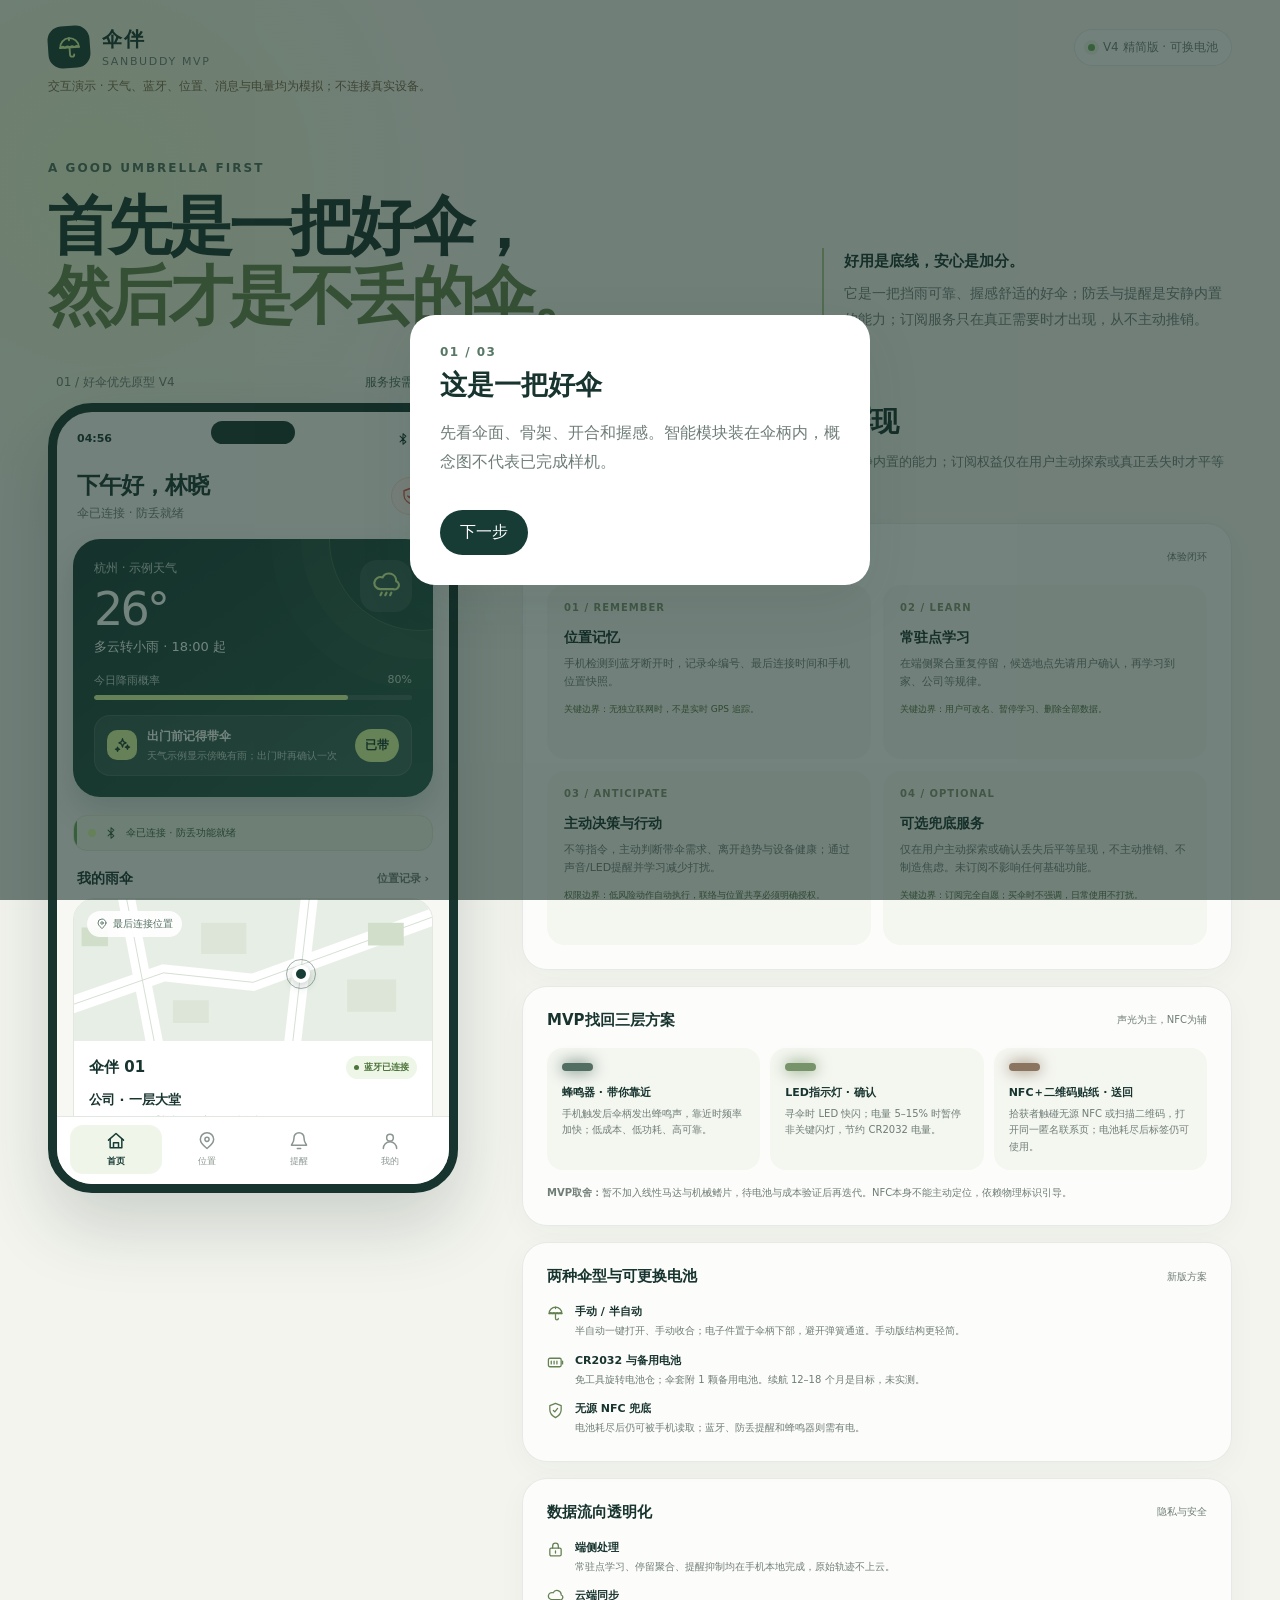
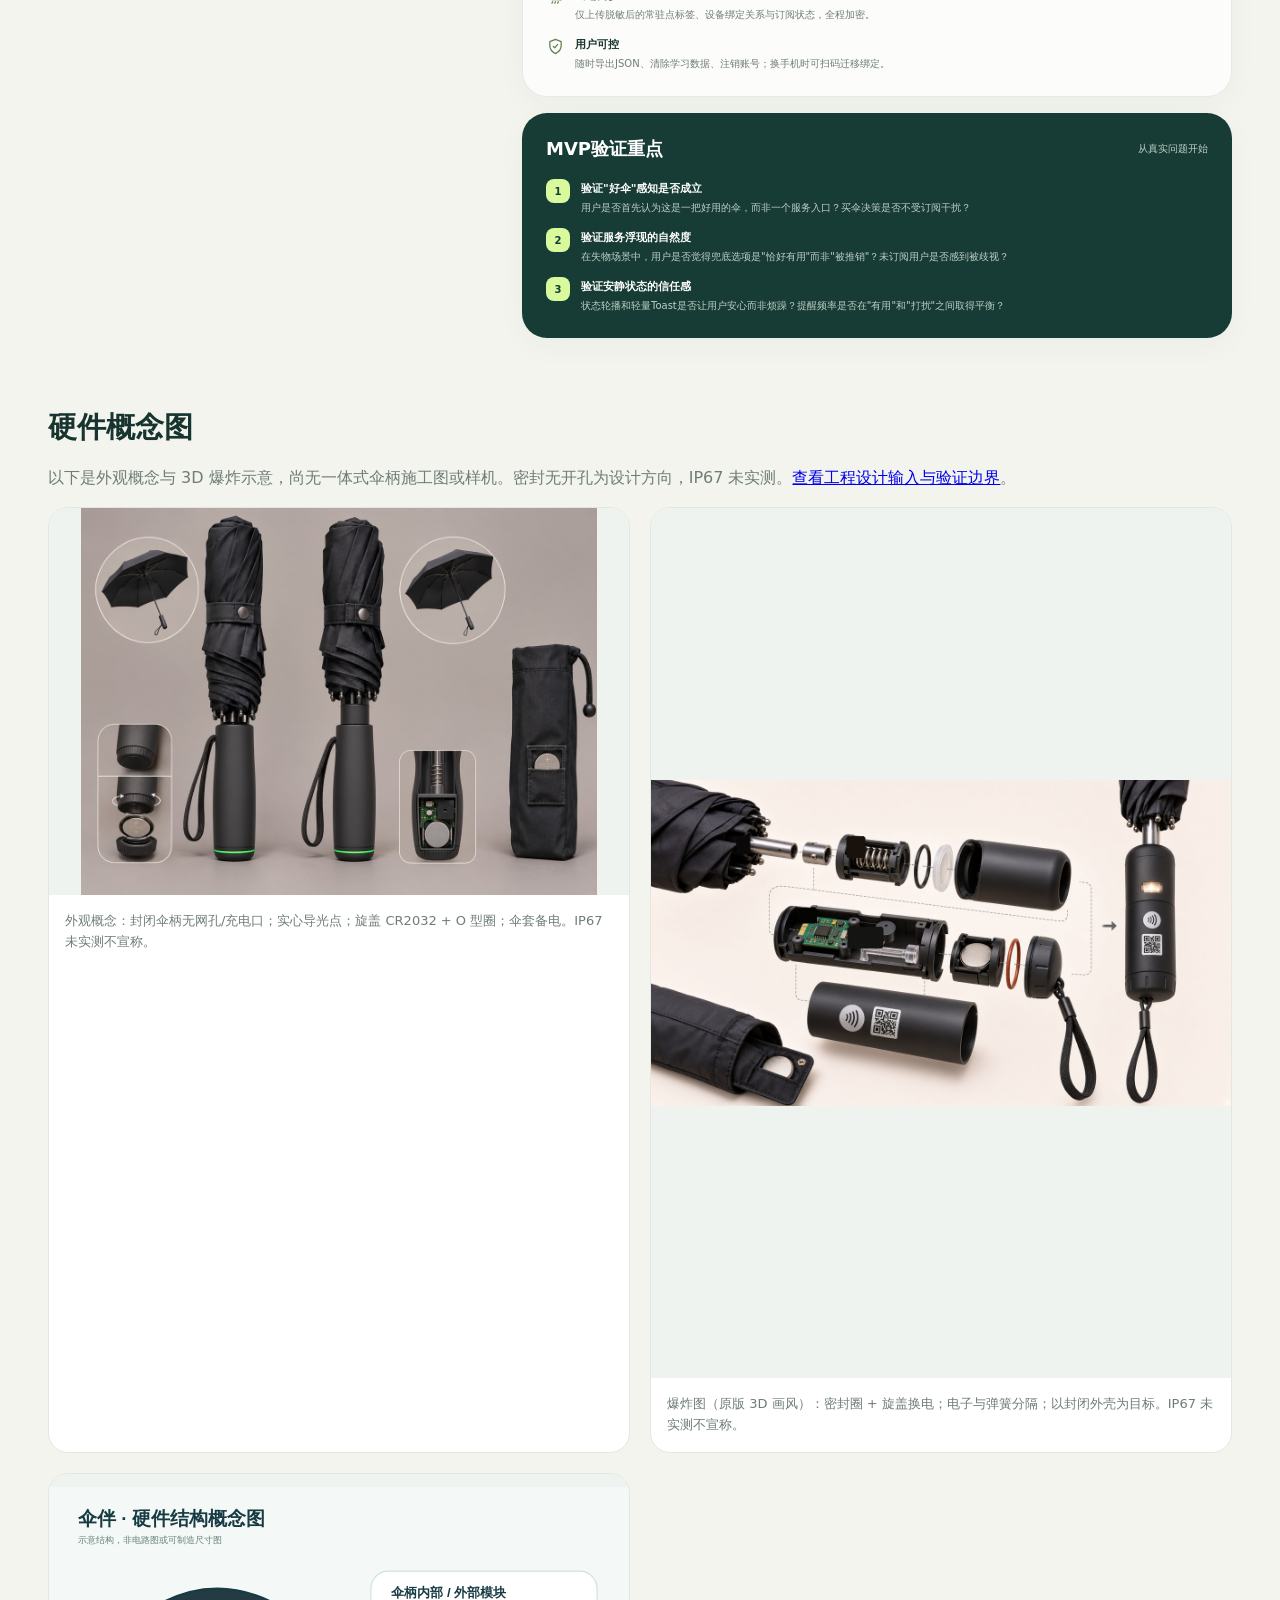
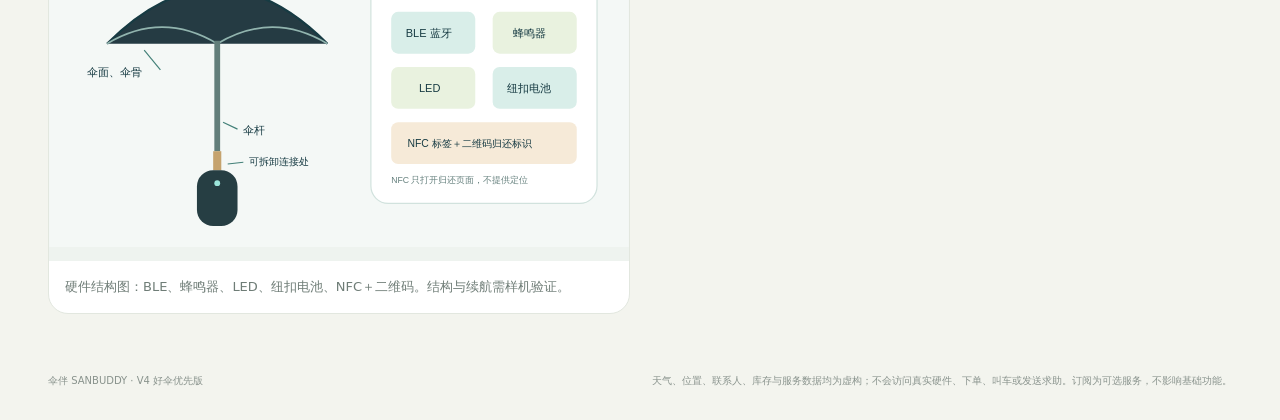
<file: prototype/sanbuddy-prototype-v4.html>
<!DOCTYPE html>
<html lang="zh-CN">
<head>
  <meta charset="UTF-8">
  <meta name="viewport" content="width=device-width, initial-scale=1.0">
  <meta name="theme-color" content="#173c35">
  <meta name="apple-mobile-web-app-capable" content="yes">
  <meta name="apple-mobile-web-app-status-bar-style" content="default">
  <meta name="apple-mobile-web-app-title" content="伞伴">
  <link rel="manifest" href="./manifest.json">
  <link rel="apple-touch-icon" href="./icons/icon-192.png">
  <title>伞伴 · V4 精简版交互原型</title>
  <style>
    :root {
      --ink: #18342f;
      --muted: #6f7d77;
      --paper: #f3f4ee;
      --card: #ffffff;
      --line: #e2e7df;
      --green: #173c35;
      --lime: #d9f99d;
      --lime-strong: #bde56d;
      --blue: #dcecf3;
      --red: #d95545;
      --red-soft: #fff0ec;
      --amber: #9b681d;
      --shadow: 0 18px 55px rgba(24, 52, 47, .09);
      --radius: 22px;
    }

    * { box-sizing: border-box; }
    html { scroll-behavior: smooth; }
    body {
      margin: 0;
      color: var(--ink);
      background:
        radial-gradient(circle at 8% 5%, rgba(217, 249, 157, .36), transparent 23rem),
        var(--paper);
      font-family: Inter, "PingFang SC", "Microsoft YaHei", system-ui, -apple-system, sans-serif;
      -webkit-font-smoothing: antialiased;
    }
    button, input { font: inherit; }
    button { color: inherit; }
    button, [role="button"] { -webkit-tap-highlight-color: transparent; }
    button:focus-visible, input:focus-visible, summary:focus-visible {
      outline: 3px solid rgba(78, 126, 105, .35);
      outline-offset: 3px;
    }
    .icon { width: 20px; height: 20px; fill: none; stroke: currentColor; stroke-width: 1.8; stroke-linecap: round; stroke-linejoin: round; flex: 0 0 auto; }
    .sprite { position: absolute; width: 0; height: 0; overflow: hidden; }
    .site-header {
      max-width: 1240px;
      margin: 0 auto;
      padding: 26px 28px 10px;
      display: flex;
      align-items: center;
      justify-content: space-between;
      gap: 20px;
    }
    .brand { display: flex; align-items: center; gap: 12px; }
    .brand-mark {
      width: 42px; height: 42px; border-radius: 14px;
      display: grid; place-items: center;
      color: var(--lime); background: var(--green);
      transform: rotate(-4deg);
    }
    .brand-mark .icon { width: 25px; height: 25px; }
    .brand-name { font-size: 20px; font-weight: 800; letter-spacing: .08em; }
    .brand-sub { color: var(--muted); font-size: 11px; letter-spacing: .15em; margin-top: 2px; }
    .prototype-badge {
      display: flex; align-items: center; gap: 8px;
      padding: 9px 13px; border: 1px solid rgba(24,52,47,.1); border-radius: 99px;
      color: var(--muted); background: rgba(255,255,255,.55); font-size: 12px;
    }
    .prototype-badge::before { content: ""; width: 7px; height: 7px; background: #69a85b; border-radius: 50%; box-shadow: 0 0 0 4px rgba(105,168,91,.12); }
    .hero {
      max-width: 1240px; margin: 0 auto; padding: 48px 28px 42px;
      display: grid; grid-template-columns: 1.4fr .8fr; gap: 56px; align-items: end;
    }
    .eyebrow { color: #4f6c5e; font-size: 12px; font-weight: 800; letter-spacing: .17em; text-transform: uppercase; margin-bottom: 16px; }
    h1 { font-size: clamp(36px, 5vw, 64px); line-height: 1.1; letter-spacing: -.055em; margin: 0; max-width: 800px; }
    h1 span { color: #67844d; }
    .hero-note { border-left: 2px solid #aac58b; padding-left: 20px; color: var(--muted); line-height: 1.8; font-size: 14px; }
    .hero-note strong { display: block; color: var(--ink); font-size: 15px; margin-bottom: 6px; }
    .prototype-layout {
      max-width: 1240px; margin: 0 auto; padding: 0 28px 70px;
      display: grid; grid-template-columns: 420px minmax(0, 1fr); gap: 54px; align-items: start;
    }
    .device-column { position: sticky; top: 20px; }
    .device-caption { display: flex; justify-content: space-between; align-items: center; margin: 0 8px 12px; color: var(--muted); font-size: 12px; }
    .device-caption span:last-child { color: #4e6a5c; }
    .device {
      height: 790px; width: 100%; max-width: 410px; position: relative; overflow: hidden;
      border: 9px solid #17342f; border-radius: 44px; background: #f7f8f4;
      box-shadow: 0 32px 70px rgba(24,52,47,.18), inset 0 0 0 1px rgba(255,255,255,.15);
      isolation: isolate;
    }
    .device::before { content: ""; position: absolute; z-index: 30; top: 9px; left: 50%; transform: translateX(-50%); width: 84px; height: 23px; border-radius: 20px; background: #17342f; }
    .statusbar { height: 42px; padding: 12px 20px 0; display: flex; align-items: center; justify-content: space-between; font-size: 11px; font-weight: 750; position: relative; z-index: 2; }
    .status-icons { display: flex; align-items: center; gap: 5px; }
    .status-icons .icon { width: 14px; height: 14px; }
    .app-viewport { position: absolute; inset: 42px 0 68px; overflow: hidden; }
    .screen { height: 100%; overflow-y: auto; padding-bottom: 28px; scrollbar-width: none; animation: screenIn .25s ease; }
    .screen::-webkit-scrollbar { display: none; }
    .screen[hidden] { display: none; }
    @keyframes screenIn { from { opacity: .2; transform: translateY(5px); } to { opacity: 1; transform: none; } }
    .app-header { padding: 16px 20px 17px; display: flex; align-items: center; justify-content: space-between; gap: 12px; }
    .app-header h2 { margin: 0; font-size: 23px; letter-spacing: -.04em; }
    .app-header p { margin: 4px 0 0; color: var(--muted); font-size: 12px; }
    .header-actions { display: flex; gap: 8px; }
    .icon-button { width: 38px; height: 38px; border-radius: 50%; border: 1px solid var(--line); background: #fff; display: grid; place-items: center; cursor: pointer; }
    .icon-button.sos { color: var(--red); background: var(--red-soft); border-color: #f7d8d0; }
    .icon-button.sos .icon { width: 18px; }
    .back-button { width: auto; border-radius: 99px; padding: 0 13px; display: flex; gap: 5px; font-size: 12px; }
    .weather-card { margin: 0 16px 18px; padding: 21px; border-radius: 27px; color: #f7fff9; background: linear-gradient(145deg, #173c35, #285d4d); box-shadow: 0 14px 30px rgba(23,60,53,.18); position: relative; overflow: hidden; }
    .weather-card::after { content: ""; position: absolute; width: 180px; height: 180px; right: -78px; top: -90px; border: 1px solid rgba(217,249,157,.18); border-radius: 50%; box-shadow: 0 0 0 28px rgba(217,249,157,.035), 0 0 0 58px rgba(217,249,157,.025); }
    .weather-top { display: flex; justify-content: space-between; align-items: flex-start; position: relative; z-index: 1; }
    .weather-place { font-size: 12px; color: #c7d9d1; }
    .weather-temp { font-size: 46px; line-height: 1.15; font-weight: 300; letter-spacing: -.06em; margin-top: 6px; }
    .weather-desc { font-size: 13px; margin-top: 2px; }
    .weather-icon { width: 52px; height: 52px; border-radius: 17px; background: rgba(255,255,255,.1); display: grid; place-items: center; color: var(--lime); }
    .weather-icon .icon { width: 29px; height: 29px; }
    .rain-meter { margin: 17px 0 15px; }
    .rain-meter-label { display: flex; justify-content: space-between; font-size: 11px; color: #c7d9d1; margin-bottom: 7px; }
    .meter-track { height: 5px; background: rgba(255,255,255,.13); border-radius: 5px; overflow: hidden; }
    .meter-track > span { display: block; height: 100%; width: 80%; background: var(--lime); border-radius: inherit; }
    .agent-suggestion { position: relative; z-index: 1; background: rgba(255,255,255,.09); border: 1px solid rgba(255,255,255,.1); border-radius: 16px; padding: 12px; display: flex; gap: 10px; align-items: center; }
    .agent-suggestion .spark { width: 30px; height: 30px; display: grid; place-items: center; background: var(--lime); color: var(--green); border-radius: 10px; flex: 0 0 auto; }
    .agent-suggestion .spark .icon { width: 17px; }
    .agent-suggestion strong { display: block; font-size: 12px; margin-bottom: 3px; }
    .agent-suggestion p { color: #c7d9d1; font-size: 10px; margin: 0; line-height: 1.5; }
    .text-button { border: 0; padding: 0; background: none; cursor: pointer; font-size: 12px; font-weight: 700; }
    .weather-action { color: var(--green); background: var(--lime); border-radius: 99px; padding: 8px 10px; white-space: nowrap; }
    .section-head { display: flex; justify-content: space-between; align-items: center; padding: 0 20px; margin: 19px 0 10px; }
    .section-head h3 { font-size: 14px; margin: 0; }
    .section-head button, .section-head span { color: var(--muted); font-size: 11px; }
    .card { background: var(--card); border: 1px solid var(--line); border-radius: var(--radius); }
    .umbrella-card { margin: 0 16px; overflow: hidden; }
    .mini-map { height: 142px; background: #e7eee5; position: relative; overflow: hidden; }
    .mini-map svg.map-art { width: 100%; height: 100%; display: block; }
    .map-label { position: absolute; left: 13px; top: 12px; border-radius: 99px; padding: 6px 9px; background: rgba(255,255,255,.88); backdrop-filter: blur(8px); color: #567064; font-size: 10px; display: flex; align-items: center; gap: 5px; }
    .map-label .icon { width: 12px; height: 12px; }
    .map-pulse { position: absolute; left: 61%; top: 47%; width: 18px; height: 18px; background: var(--green); border: 4px solid #fff; border-radius: 50%; box-shadow: 0 3px 10px rgba(24,52,47,.25); }
    .map-pulse::after { content: ""; position: absolute; inset: -10px; border: 1px solid rgba(23,60,53,.4); border-radius: 50%; animation: pulse 2s infinite; }
    .map-pulse.seeking { background: #526e62; box-shadow: 0 0 0 7px rgba(82,110,98,.15); }
    .map-pulse.seeking::after { animation-duration: 1.2s; border-width: 2px; border-color: #526e62; }
    @keyframes pulse { 0% { transform: scale(.55); opacity: 1; } 100% { transform: scale(1.55); opacity: 0; } }
    .umbrella-info { padding: 15px; }
    .tactile-signature { margin-top: 12px; padding: 11px; border-radius: 14px; background: #173c35; color: #efffff; display: flex; align-items: center; gap: 10px; }
    .tactile-signature[hidden] { display: none; }
    .tactile-orb { width: 25px; height: 25px; border: 2px solid var(--lime); border-radius: 8px; background: rgba(217,249,157,.12); animation: ledBlink 1.2s ease-in-out infinite; flex: 0 0 auto; }
    .tactile-signature strong { display: block; font-size: 10px; margin-bottom: 3px; }
    .tactile-signature span { color: #b8d8d1; font-size: 9px; }
    @keyframes ledBlink { 0%, 100% { opacity: .3; } 50% { opacity: 1; } }
    .feedback-row { display: flex; gap: 8px; margin-top: 10px; padding-top: 10px; border-top: 1px dashed var(--line); }
    .feedback-btn { flex: 1; padding: 8px; border: 1px solid var(--line); border-radius: 10px; background: #f9faf8; color: var(--muted); font-size: 10px; text-align: center; cursor: pointer; }
    .feedback-btn:active { background: #eef2eb; }
    .sub-card { margin: 0 16px; padding: 16px; border-radius: 20px; background: linear-gradient(135deg, #173c35, #2a5a4d); color: white; position: relative; overflow: hidden; }
    .sub-card::after { content: ""; position: absolute; right: -20px; top: -20px; width: 100px; height: 100px; background: rgba(217,249,157,.1); border-radius: 50%; }
    .sub-badge { display: inline-block; padding: 3px 8px; border-radius: 99px; background: var(--lime); color: var(--green); font-size: 9px; font-weight: 800; margin-bottom: 8px; }
    .sub-card h4 { margin: 0 0 6px; font-size: 14px; }
    .sub-card p { margin: 0; font-size: 10px; color: #c7d9d1; line-height: 1.6; }
    .sub-actions { display: flex; gap: 8px; margin-top: 12px; }
    .sub-btn { padding: 8px 12px; border-radius: 10px; border: 0; font-size: 11px; font-weight: 700; cursor: pointer; }
    .sub-btn.primary { background: var(--lime); color: var(--green); }
    .sub-btn.ghost { background: rgba(255,255,255,.12); color: white; border: 1px solid rgba(255,255,255,.2); }
    /* V3: Agent heartbeat & proactive presence */
    @keyframes agentBreathe { 0%, 100% { opacity: .4; transform: scale(.9); } 50% { opacity: 1; transform: scale(1.1); } }
    @keyframes statusPulse { 0% { box-shadow: 0 0 0 0 rgba(105,168,91,.4); } 70% { box-shadow: 0 0 0 6px rgba(105,168,91,0); } 100% { box-shadow: 0 0 0 0 rgba(105,168,91,0); } }
    .agent-heartbeat { width: 8px; height: 8px; border-radius: 50%; background: var(--lime); animation: agentBreathe 2.4s ease-in-out infinite; flex: 0 0 auto; }
    .proactive-status { margin: 0 16px 14px; padding: 10px 14px; border-radius: 14px; background: #eef6e8; border: 1px solid #dce7d1; color: #3f6440; font-size: 10px; display: flex; align-items: center; gap: 8px; position: relative; overflow: hidden; }
    .proactive-status::before { content: ""; position: absolute; left: 0; top: 0; bottom: 0; width: 3px; background: #69a85b; animation: statusPulse 2s infinite; }
    .proactive-status .icon { width: 14px; height: 14px; flex: 0 0 auto; }
    .agent-log { margin: 0 16px 14px; }
    .agent-log-header { display: flex; justify-content: space-between; align-items: center; margin-bottom: 8px; }
    .agent-log-header h3 { font-size: 13px; margin: 0; display: flex; align-items: center; gap: 6px; }
    .agent-log-header span { color: var(--muted); font-size: 10px; }
    .log-entry { display: flex; gap: 10px; padding: 10px 14px; background: var(--card); border: 1px solid var(--line); border-radius: 14px; margin-bottom: 6px; align-items: flex-start; animation: screenIn .3s ease; }
    .log-entry:last-child { margin-bottom: 0; }
    .log-time { font-size: 10px; font-weight: 800; color: #547046; min-width: 36px; padding-top: 1px; }
    .log-body strong { display: block; font-size: 11px; margin-bottom: 2px; }
    .log-body p { margin: 0; color: var(--muted); font-size: 9px; line-height: 1.5; }
    .log-tag { display: inline-block; padding: 2px 6px; border-radius: 6px; font-size: 8px; font-weight: 700; margin-top: 4px; }
    .log-tag.auto { background: #eef6e8; color: #3f6440; }
    .log-tag.confirm { background: #fff4dc; color: #795d26; }
    .typing-cursor::after { content: "▍"; animation: agentBreathe 1s step-end infinite; color: var(--lime); margin-left: 2px; }
    .umbrella-title { display: flex; align-items: center; justify-content: space-between; gap: 8px; }
    .umbrella-title strong { font-size: 15px; }
    .status-pill { display: inline-flex; align-items: center; gap: 5px; padding: 5px 8px; border-radius: 99px; background: #eef6e8; color: #4d753b; font-size: 9px; font-weight: 700; }
    .status-pill::before { content: ""; width: 5px; height: 5px; background: currentColor; border-radius: 50%; }
    .location-name { font-size: 13px; margin: 12px 0 4px; font-weight: 700; }
    .location-meta { color: var(--muted); font-size: 10px; line-height: 1.6; }
    .card-actions { display: grid; grid-template-columns: 1fr 1fr; gap: 9px; margin-top: 13px; }
    .primary-button, .secondary-button { min-height: 40px; border-radius: 13px; border: 0; cursor: pointer; font-weight: 700; font-size: 12px; display: flex; justify-content: center; align-items: center; gap: 7px; }
    .primary-button { color: white; background: var(--green); }
    .primary-button:hover { background: #245449; }
    .secondary-button { color: var(--ink); background: #f2f4ef; border: 1px solid var(--line); }
    .primary-button .icon, .secondary-button .icon { width: 15px; height: 15px; }
    .insight-card { margin: 0 16px; padding: 14px; display: flex; gap: 11px; align-items: flex-start; background: #edf3e5; border-color: #dce7d1; }
    .insight-card > .icon { color: #5c7c45; margin-top: 1px; }
    .insight-card strong { font-size: 12px; display: block; margin-bottom: 4px; }
    .insight-card p { margin: 0; color: #687660; font-size: 10px; line-height: 1.6; }
    .bottom-nav { position: absolute; z-index: 15; bottom: 0; left: 0; right: 0; height: 68px; padding: 8px 13px 10px; display: grid; grid-template-columns: repeat(4, 1fr); background: rgba(255,255,255,.96); border-top: 1px solid var(--line); backdrop-filter: blur(14px); }
    .nav-item { border: 0; background: none; color: #8a968f; display: flex; flex-direction: column; align-items: center; justify-content: center; gap: 4px; font-size: 9px; cursor: pointer; border-radius: 13px; }
    .nav-item .icon { width: 20px; height: 20px; }
    .nav-item.active { color: var(--green); font-weight: 800; background: #f0f5ea; }
    .large-map { margin: 0 16px; height: 226px; border-radius: 24px; overflow: hidden; position: relative; border: 1px solid #dbe4d8; background: #e7eee5; }
    .large-map svg.map-art { width: 100%; height: 100%; }
    .map-person { position: absolute; left: 24%; top: 64%; width: 15px; height: 15px; border: 3px solid white; background: #668cd3; border-radius: 50%; box-shadow: 0 2px 7px rgba(0,0,0,.15); }
    .map-key { position: absolute; right: 10px; bottom: 10px; background: rgba(255,255,255,.9); padding: 8px 10px; border-radius: 12px; font-size: 9px; color: var(--muted); line-height: 1.8; }
    .key-dot { display: inline-block; width: 6px; height: 6px; border-radius: 50%; margin-right: 4px; }
    .privacy-strip { margin: 12px 16px 0; padding: 10px 12px; background: #eef4f4; border-radius: 13px; color: #5d7774; font-size: 10px; display: flex; align-items: center; gap: 7px; }
    .privacy-strip .icon { width: 14px; height: 14px; }
    .scenario-grid { margin: 0 16px; display: grid; grid-template-columns: 1fr 1fr; gap: 9px; }
    .rain-plan { margin: 0 16px; overflow: hidden; }
    .rain-plan-top { padding: 15px 15px 12px; border-bottom: 1px solid var(--line); background: #f4f8f2; }
    .rain-plan-top strong { display: block; font-size: 12px; margin-bottom: 5px; }
    .rain-plan-top span { display: block; color: var(--muted); font-size: 9px; line-height: 1.6; }
    .rain-plan-top .plan-flag { display: inline-block; margin-top: 9px; padding: 4px 9px; border-radius: 999px; background: #e6f0e2; color: #3f6440; font-size: 9px; font-weight: 700; }
    .plan-row { width: 100%; display: grid; grid-template-columns: 24px 1fr 14px; align-items: center; gap: 10px; padding: 12px 15px; border: 0; border-bottom: 1px solid var(--line); background: white; text-align: left; cursor: pointer; font-family: inherit; }
    .plan-row:last-of-type { border-bottom: 0; }
    .plan-row:hover, .plan-row:active { background: #f7faf5; }
    .plan-index { width: 22px; height: 22px; border-radius: 50%; display: grid; place-items: center; background: #eaf2e6; color: #3f6440; font-size: 10px; font-weight: 800; }
    .plan-row.plan-alert .plan-index { background: #fbeae6; color: #98402f; }
    .plan-row strong { display: block; font-size: 11px; margin-bottom: 3px; }
    .plan-row small { display: block; color: var(--muted); font-size: 9px; line-height: 1.55; }
    .plan-row > .icon { width: 13px; height: 13px; color: #9aa59e; }
    .plan-note { margin: 0; padding: 11px 15px 13px; border-top: 1px solid var(--line); background: #fbfbf8; color: #7c8780; font-size: 9px; line-height: 1.65; }
    .scenario-card { padding: 14px; border: 1px solid var(--line); border-radius: 18px; background: white; text-align: left; cursor: pointer; }
    .scenario-card:hover { border-color: #b7c8b7; }
    .scenario-icon { width: 31px; height: 31px; border-radius: 10px; display: grid; place-items: center; background: #edf3e7; color: #587547; margin-bottom: 12px; }
    .scenario-icon .icon { width: 16px; height: 16px; }
    .scenario-card strong { display: block; font-size: 11px; margin-bottom: 5px; }
    .scenario-card span { display: block; color: var(--muted); font-size: 9px; line-height: 1.55; }
    .lost-banner { margin: 12px 16px 0; padding: 12px; border-radius: 15px; background: #fff4dc; border: 1px solid #efdfb9; color: #795d26; font-size: 10px; line-height: 1.65; display: flex; gap: 8px; }
    .lost-banner[hidden] { display: none; }
    .lost-banner .icon { width: 15px; height: 15px; margin-top: 1px; }
    .full-width-action { width: calc(100% - 32px); margin: 12px 16px 0; min-height: 40px; }
    .place-list { margin: 0 16px; display: grid; gap: 9px; }
    .place-card { width: 100%; border: 1px solid var(--line); background: white; border-radius: 18px; padding: 13px; display: flex; align-items: center; gap: 11px; text-align: left; cursor: pointer; }
    .place-card:hover { border-color: #b7c8b7; }
    .place-icon { width: 39px; height: 39px; border-radius: 13px; display: grid; place-items: center; background: #eff3eb; color: #557047; }
    .place-icon .icon { width: 18px; }
    .place-copy { flex: 1; min-width: 0; }
    .place-copy strong { display: block; font-size: 12px; margin-bottom: 4px; }
    .place-copy span { color: var(--muted); font-size: 9px; }
    .learning-state { text-align: right; }
    .learning-state b { display: block; font-size: 9px; color: #5c7c45; margin-bottom: 4px; }
    .learning-state small { font-size: 9px; color: var(--muted); }
    .details-card { margin: 14px 16px 0; padding: 4px 14px; }
    details summary { cursor: pointer; list-style: none; padding: 12px 0; font-size: 11px; font-weight: 750; display: flex; align-items: center; justify-content: space-between; }
    details summary::-webkit-details-marker { display: none; }
    details summary::after { content: "+"; color: var(--muted); font-size: 17px; font-weight: 400; }
    details[open] summary::after { content: "−"; }
    details p { color: var(--muted); font-size: 10px; line-height: 1.75; margin: 0 0 13px; }
    .agent-banner { margin: 0 16px 14px; padding: 16px; background: var(--green); color: white; border-radius: 22px; display: flex; gap: 12px; align-items: center; }
    .agent-banner .agent-orb { width: 42px; height: 42px; border-radius: 15px; display: grid; place-items: center; background: var(--lime); color: var(--green); }
    .agent-banner strong { display: block; font-size: 13px; margin-bottom: 4px; }
    .agent-banner p { margin: 0; font-size: 10px; color: #bed2ca; line-height: 1.5; }
    .rule-list { margin: 0 16px; overflow: hidden; }
    .rule-row { padding: 15px; display: flex; align-items: center; gap: 11px; border-bottom: 1px solid var(--line); }
    .rule-row:last-child { border-bottom: 0; }
    .rule-row > .icon { color: #65805b; }
    .rule-copy { flex: 1; }
    .rule-copy strong { display: block; font-size: 12px; margin-bottom: 4px; }
    .rule-copy span { color: var(--muted); font-size: 9px; line-height: 1.4; }
    .switch { position: relative; display: inline-block; width: 39px; height: 23px; flex: 0 0 auto; }
    .switch input { opacity: 0; width: 0; height: 0; }
    .slider { position: absolute; inset: 0; cursor: pointer; background: #d8dfd8; border-radius: 99px; transition: .2s; }
    .slider::before { content: ""; position: absolute; width: 17px; height: 17px; left: 3px; top: 3px; background: white; border-radius: 50%; transition: .2s; box-shadow: 0 1px 4px rgba(0,0,0,.15); }
    .switch input:checked + .slider { background: var(--green); }
    .switch input:checked + .slider::before { transform: translateX(16px); }
    .schedule-card { margin: 0 16px; padding: 15px; }
    .schedule-item { display: flex; gap: 11px; padding: 8px 0; }
    .schedule-time { font-size: 11px; font-weight: 800; color: #547046; min-width: 38px; }
    .schedule-copy { border-left: 1px solid var(--line); padding-left: 12px; }
    .schedule-copy strong { font-size: 11px; display: block; margin-bottom: 3px; }
    .schedule-copy span { color: var(--muted); font-size: 9px; }
    .demo-button { width: calc(100% - 32px); margin: 16px 16px 0; min-height: 44px; }
    .dynamic-alert { margin: 0 16px 14px; padding: 13px; border-radius: 17px; background: #fff4dc; border: 1px solid #efdfb9; color: #795d26; animation: screenIn .3s ease; }
    .dynamic-alert strong { font-size: 12px; display: flex; align-items: center; gap: 7px; }
    .dynamic-alert p { font-size: 10px; line-height: 1.55; margin: 6px 0 0; }
    .hardware-card { margin: 0 16px; padding: 18px; background: var(--green); color: white; border-radius: 23px; }
    .hardware-top { display: flex; align-items: center; gap: 13px; }
    .hardware-visual { width: 56px; height: 56px; border-radius: 18px; background: rgba(255,255,255,.1); color: var(--lime); display: grid; place-items: center; }
    .hardware-visual .icon { width: 31px; height: 31px; }
    .hardware-top strong { display: block; font-size: 15px; }
    .hardware-top span { color: #bfd0ca; font-size: 10px; }
    .hardware-stats { display: grid; grid-template-columns: repeat(3, 1fr); margin-top: 18px; padding-top: 15px; border-top: 1px solid rgba(255,255,255,.12); }
    .hardware-stats div { text-align: center; border-right: 1px solid rgba(255,255,255,.12); }
    .hardware-stats div:last-child { border: 0; }
    .hardware-stats b { display: block; font-size: 14px; margin-bottom: 4px; }
    .hardware-stats span { font-size: 9px; color: #bfd0ca; }
    .settings-list { margin: 0 16px; overflow: hidden; }
    .setting-row { width: 100%; padding: 14px 15px; border: 0; border-bottom: 1px solid var(--line); background: transparent; display: flex; align-items: center; gap: 11px; text-align: left; }
    .setting-row:last-child { border-bottom: 0; }
    button.setting-row { cursor: pointer; }
    .setting-row > .icon { color: #6b7f72; width: 18px; }
    .setting-copy { flex: 1; }
    .setting-copy strong { display: block; font-size: 11px; }
    .setting-copy span { color: var(--muted); font-size: 9px; display: block; margin-top: 3px; }
    .setting-value { color: var(--muted); font-size: 10px; }
    .danger-text { color: var(--red); }
    .version { text-align: center; color: #9ba49f; font-size: 9px; margin: 20px 0 0; }
    .sos-hero { margin: 0 16px; padding: 22px 18px; border-radius: 25px; background: var(--red-soft); border: 1px solid #f3d8d1; text-align: center; }
    .sos-symbol { width: 54px; height: 54px; margin: 0 auto 12px; border-radius: 18px; background: #fff; color: var(--red); display: grid; place-items: center; }
    .sos-symbol .icon { width: 27px; height: 27px; }
    .sos-hero h3 { margin: 0 0 7px; font-size: 17px; }
    .sos-hero p { margin: 0 auto; max-width: 260px; color: #8e6b64; font-size: 10px; line-height: 1.7; }
    .hold-button { --hold: 0deg; width: 148px; height: 148px; margin: 24px auto 9px; border-radius: 50%; border: 0; color: white; background: conic-gradient(#8f2f26 var(--hold), var(--red) 0); cursor: pointer; display: flex; flex-direction: column; align-items: center; justify-content: center; gap: 7px; box-shadow: 0 10px 25px rgba(217,85,69,.25), inset 0 0 0 8px rgba(255,255,255,.17); touch-action: none; user-select: none; position: relative; }
    .hold-button::after { content: ""; position: absolute; inset: 9px; border: 1px solid rgba(255,255,255,.3); border-radius: 50%; }
    .hold-button .icon { width: 28px; height: 28px; }
    .hold-button strong { font-size: 14px; }
    .hold-button span { font-size: 9px; opacity: .8; }
    .hold-button.holding { transform: scale(.98); }
    .hold-hint { text-align: center; color: var(--muted); font-size: 9px; margin-bottom: 18px; }
    .emergency-flow { margin: 0 16px; padding: 14px 16px; }
    .flow-step { display: flex; gap: 11px; position: relative; padding-bottom: 16px; }
    .flow-step:last-child { padding-bottom: 0; }
    .flow-step:not(:last-child)::after { content: ""; position: absolute; left: 11px; top: 26px; bottom: 3px; width: 1px; background: var(--line); }
    .flow-number { width: 23px; height: 23px; border-radius: 50%; background: #edf2e9; display: grid; place-items: center; font-size: 9px; font-weight: 800; flex: 0 0 auto; z-index: 1; }
    .flow-step strong { display: block; font-size: 11px; margin: 2px 0 4px; }
    .flow-step p { margin: 0; color: var(--muted); font-size: 9px; line-height: 1.5; }
    .contact-list { margin: 0 16px; padding: 5px 15px; }
    .contact { display: flex; align-items: center; gap: 10px; padding: 10px 0; border-bottom: 1px solid var(--line); }
    .contact:last-child { border: 0; }
    .avatar { width: 34px; height: 34px; border-radius: 50%; display: grid; place-items: center; background: #e6eee2; font-size: 11px; font-weight: 800; }
    .contact strong { font-size: 11px; display: block; }
    .contact span { color: var(--muted); font-size: 9px; }
    .contact .icon { margin-left: auto; width: 16px; color: #77906d; }
    .safety-note { margin: 14px 20px 0; color: #8b7770; font-size: 9px; line-height: 1.65; text-align: center; }
    .sheet-backdrop { position: absolute; z-index: 50; inset: 0; background: rgba(10,30,26,.48); display: flex; align-items: flex-end; backdrop-filter: blur(3px); }
    .sheet-backdrop[hidden] { display: none; }
    .sheet { width: 100%; max-height: 88%; overflow-y: auto; background: #fbfcf9; border-radius: 28px 28px 0 0; padding: 10px 20px 24px; animation: sheetUp .25s ease; }
    @keyframes sheetUp { from { transform: translateY(100%); } to { transform: none; } }
    .sheet-handle { width: 38px; height: 4px; border-radius: 5px; background: #d4dbd4; margin: 0 auto 18px; }
    .sheet-title { display: flex; align-items: center; justify-content: space-between; gap: 12px; margin-bottom: 16px; }
    .sheet-title h3 { font-size: 18px; margin: 0; }
    .sheet-title button { border: 0; background: #edf0eb; width: 30px; height: 30px; border-radius: 50%; display: grid; place-items: center; cursor: pointer; }
    .sheet-title .icon { width: 15px; }
    .sheet-copy { color: var(--muted); font-size: 11px; line-height: 1.75; }
    .sheet-options { margin: 16px 0; border: 1px solid var(--line); background: white; border-radius: 17px; overflow: hidden; }
    .sheet-option { padding: 13px; display: flex; align-items: center; justify-content: space-between; gap: 12px; border-bottom: 1px solid var(--line); font-size: 11px; }
    .sheet-option:last-child { border: 0; }
    .sheet-actions { display: grid; gap: 9px; margin-top: 18px; }
    .sheet-actions .primary-button, .sheet-actions .secondary-button { min-height: 45px; }
    .draft-message { margin: 15px 0; padding: 13px; border: 1px solid var(--line); border-radius: 14px; background: #f3f5f0; color: #536158; font-size: 10px; line-height: 1.75; }
    .danger-button { background: var(--red); color: white; }
    .danger-button:hover { background: #bd4336; }
    .countdown-wrap { text-align: center; padding: 8px 0 4px; }
    .countdown-ring { width: 116px; height: 116px; border-radius: 50%; margin: 0 auto 16px; display: grid; place-items: center; background: var(--red-soft); border: 7px solid #f5d5ce; color: var(--red); font-size: 45px; font-weight: 300; }
    .countdown-wrap h3 { margin: 0 0 8px; font-size: 18px; }
    .countdown-wrap p { color: var(--muted); font-size: 11px; line-height: 1.7; margin: 0; }
    .success-symbol { width: 65px; height: 65px; border-radius: 50%; display: grid; place-items: center; margin: 4px auto 15px; background: #e8f3df; color: #4b7839; }
    .success-symbol .icon { width: 32px; height: 32px; }
    .toast { position: absolute; z-index: 70; left: 50%; bottom: 82px; transform: translate(-50%, 12px); max-width: 88%; padding: 11px 15px; border-radius: 99px; background: rgba(20,43,38,.94); color: white; font-size: 10px; line-height: 1.4; text-align: center; opacity: 0; pointer-events: none; transition: .22s; box-shadow: 0 8px 20px rgba(0,0,0,.15); }
    .toast.show { opacity: 1; transform: translate(-50%, 0); }

    .blueprint { display: grid; gap: 16px; }
    .blueprint-intro { padding: 8px 0 10px; }
    .blueprint-intro .label { font-size: 11px; color: #668153; letter-spacing: .14em; font-weight: 800; }
    .blueprint-intro h2 { font-size: 28px; letter-spacing: -.04em; margin: 8px 0 9px; }
    .blueprint-intro p { color: var(--muted); font-size: 13px; line-height: 1.8; margin: 0; }
    .panel { background: rgba(255,255,255,.72); border: 1px solid rgba(24,52,47,.09); border-radius: 25px; padding: 24px; box-shadow: 0 8px 30px rgba(24,52,47,.035); }
    .panel-heading { display: flex; align-items: center; justify-content: space-between; gap: 12px; margin-bottom: 18px; }
    .panel-heading h3 { font-size: 15px; margin: 0; }
    .panel-heading span { font-size: 10px; color: var(--muted); }
    .capability-grid { display: grid; grid-template-columns: 1fr 1fr; gap: 12px; }
    .capability { border-radius: 18px; background: #f4f6f0; padding: 17px; min-height: 174px; }
    .capability-number { color: #809271; font-size: 10px; font-weight: 800; letter-spacing: .1em; }
    .capability h4 { margin: 16px 0 8px; font-size: 14px; }
    .capability p { margin: 0; color: var(--muted); font-size: 11px; line-height: 1.7; }
    .capability small { display: block; margin-top: 11px; color: #527041; font-size: 9px; line-height: 1.5; }
    .tactile-grid { display: grid; grid-template-columns: repeat(3, 1fr); gap: 10px; }
    .tactile-mode { padding: 15px; border-radius: 16px; background: #f4f6f0; }
    .tactile-swatch { width: 31px; height: 8px; border-radius: 99px; margin-bottom: 14px; box-shadow: 0 0 15px currentColor; }
    .tactile-mode strong { display: block; font-size: 11px; margin-bottom: 6px; }
    .tactile-mode p { margin: 0; color: var(--muted); font-size: 10px; line-height: 1.65; }
    .tactile-caveat { margin: 14px 0 0; color: var(--muted); font-size: 10px; line-height: 1.7; }
    .rain-outline { display: grid; gap: 8px; }
    .rain-outline-row { display: grid; grid-template-columns: 66px 1fr; gap: 12px; align-items: baseline; padding: 11px 13px; border: 1px solid var(--line); border-radius: 12px; background: #fbfcf8; }
    .rain-outline-row b { color: #47653f; font-size: 10px; }
    .rain-outline-row span { color: var(--muted); font-size: 10px; line-height: 1.65; }
    .architecture-flow { display: grid; grid-template-columns: 1fr 24px 1.25fr 24px 1fr; align-items: center; gap: 5px; }
    .arch-node { padding: 15px 10px; border: 1px solid var(--line); border-radius: 16px; text-align: center; background: white; }
    .arch-node .icon { margin: 0 auto 9px; color: #5b784c; }
    .arch-node strong { display: block; font-size: 11px; margin-bottom: 5px; }
    .arch-node span { color: var(--muted); font-size: 9px; line-height: 1.5; display: block; }
    .arch-arrow { color: #91a08f; text-align: center; }
    .arch-note { margin: 16px 0 0; padding: 12px 14px; border-radius: 13px; background: #edf3e7; color: #5a6d51; font-size: 10px; line-height: 1.7; }
    .boundary-list { display: grid; gap: 13px; }
    .boundary { display: flex; gap: 11px; align-items: flex-start; }
    .boundary .icon { color: #648153; width: 17px; height: 17px; margin-top: 1px; }
    .boundary strong { display: block; font-size: 11px; margin-bottom: 4px; }
    .boundary p { margin: 0; color: var(--muted); font-size: 10px; line-height: 1.65; }
    .phase { display: grid; grid-template-columns: 72px 1fr; gap: 15px; padding: 14px 0; border-bottom: 1px solid var(--line); }
    .phase:last-child { border-bottom: 0; padding-bottom: 0; }
    .phase:first-of-type { padding-top: 0; }
    .phase-label { font-size: 10px; font-weight: 800; color: #587443; padding-top: 2px; }
    .phase strong { display: block; font-size: 12px; margin-bottom: 5px; }
    .phase p { margin: 0; color: var(--muted); font-size: 10px; line-height: 1.65; }
    .next-panel { background: var(--green); color: white; border: 0; }
    .next-panel .panel-heading span { color: #bed0c8; }
    .next-panel h3 { font-size: 18px; }
    .next-steps { display: grid; gap: 12px; }
    .next-step { display: flex; gap: 11px; align-items: flex-start; }
    .next-step b { width: 24px; height: 24px; border-radius: 8px; display: grid; place-items: center; background: var(--lime); color: var(--green); font-size: 10px; flex: 0 0 auto; }
    .next-step strong { display: block; font-size: 11px; margin: 2px 0 4px; }
    .next-step p { color: #bed0c8; font-size: 10px; line-height: 1.6; margin: 0; }
    .page-footer { max-width: 1240px; margin: 0 auto; padding: 0 28px 32px; display: flex; justify-content: space-between; gap: 20px; color: #89938d; font-size: 10px; }

    @media (max-width: 1000px) {
      .hero { grid-template-columns: 1fr; gap: 24px; }
      .hero-note { max-width: 620px; }
      .prototype-layout { grid-template-columns: 390px minmax(0,1fr); gap: 28px; }
      .capability-grid { grid-template-columns: 1fr; }
      .capability { min-height: 0; }
      .tactile-grid { grid-template-columns: 1fr; }
      .architecture-flow { grid-template-columns: 1fr; }
      .arch-arrow { transform: rotate(90deg); }
    }
    @media (max-width: 760px) {
      .site-header { padding: 18px 18px 8px; }
      .prototype-badge { font-size: 10px; padding: 8px 10px; }
      .brand-sub { display: none; }
      .hero { padding: 36px 20px 30px; }
      h1 { font-size: 39px; }
      .hero-note { font-size: 12px; }
      .prototype-layout { display: flex; flex-direction: column; padding: 0 0 45px; gap: 34px; }
      .device-column { position: static; width: 100%; }
      .device-caption { padding: 0 20px; }
      .device { max-width: none; width: 100%; height: min(790px, calc(100vh - 24px)); min-height: 680px; border: 0; border-radius: 0; box-shadow: none; }
      .device::before { display: none; }
      .blueprint { padding: 0 16px; width: 100%; }
      .blueprint-intro { padding: 0 4px; }
      .capability-grid { grid-template-columns: 1fr 1fr; }
      .tactile-grid { grid-template-columns: 1fr; }
      .architecture-flow { grid-template-columns: 1fr 24px 1.25fr 24px 1fr; }
      .arch-arrow { transform: none; }
      .page-footer { padding: 0 20px 25px; flex-direction: column; gap: 7px; }
    }
    @media (max-width: 440px) {
      .prototype-badge { max-width: 145px; line-height: 1.4; }
      .capability-grid { grid-template-columns: 1fr; }
      .architecture-flow { grid-template-columns: 1fr; }
      .arch-arrow { transform: rotate(90deg); }
      .panel { padding: 20px; }
      .hero-note { display: none; }
    }
    @media (prefers-reduced-motion: reduce) {
      *, *::before, *::after { animation-duration: .01ms !important; animation-iteration-count: 1 !important; scroll-behavior: auto !important; transition-duration: .01ms !important; }
    }

    .onboarding { position: fixed; inset: 0; z-index: 100; background: rgba(19,43,37,.58); display: grid; place-items: center; padding: 20px; }
    .onboarding[hidden] { display: none; }
    .onboarding-card { background: #fff; width: min(460px,100%); border-radius: 25px; padding: 30px; box-shadow: var(--shadow); }
    .onboarding-card h2 { font-size: 27px; margin: 8px 0 12px; }
    .onboarding-card p { color: var(--muted); line-height: 1.8; min-height: 75px; }
    .onboarding-card .steps { font-size: 12px; font-weight: 700; color: #587765; letter-spacing: .12em; }
    .onboarding-card button { border: 0; border-radius: 99px; padding: 12px 20px; background: var(--green); color: white; cursor: pointer; }
    .hardware-gallery { max-width: 1240px; margin: 0 auto 60px; padding: 0 28px; }
    .hardware-gallery h2 { font-size: 29px; margin: 0 0 10px; }
    .hardware-gallery > p { color: var(--muted); line-height: 1.7; }
    .hardware-gallery-grid { display: grid; grid-template-columns: 1fr 1fr; gap: 20px; }
    .hardware-gallery figure { margin: 0; background: #fff; border: 1px solid var(--line); border-radius: 20px; overflow: hidden; }
    .hardware-gallery img { display: block; width: 100%; aspect-ratio: 3/2; object-fit: contain; background: #eef3ef; }
    .hardware-gallery figure:nth-child(2) img { aspect-ratio: 2/3; }
    .demo-control { margin: 14px 16px; padding: 15px; background: #fff; border: 1px solid var(--line); border-radius: 16px; }
    .demo-control label { display: block; font-size: 12px; font-weight: 700; margin-bottom: 8px; }
    .demo-control select { width: 100%; border: 1px solid var(--line); border-radius: 9px; background: #fff; color: var(--ink); padding: 9px; font: inherit; }
    .demo-control p { margin: 9px 0 0; color: var(--muted); font-size: 11px; line-height: 1.5; }
    .hardware-gallery figcaption { padding: 16px; font-size: 13px; color: var(--muted); line-height: 1.6; }
    .demo-disclosure { max-width: 1240px; margin: 0 auto 18px; padding: 0 28px; color: #7b674a; font-size: 12px; }
    @media(max-width:700px) { .hardware-gallery-grid { grid-template-columns: 1fr; } .hardware-gallery { padding: 0 16px; } }
  </style>
</head>
<body>
  <svg class="sprite" aria-hidden="true">
    <symbol id="i-umbrella" viewBox="0 0 24 24"><path d="M12 3a9 9 0 0 1 9 9H3a9 9 0 0 1 9-9Z"/><path d="M12 3v2M12 12v7a2 2 0 0 0 4 0"/><path d="M3 12c1.5-1.4 3-1.4 4.5 0 1.5-1.4 3-1.4 4.5 0 1.5-1.4 3-1.4 4.5 0 1.5-1.4 3-1.4 4.5 0"/></symbol>
    <symbol id="i-cloud-rain" viewBox="0 0 24 24"><path d="M17.5 15H7a5 5 0 1 1 1.7-9.7A6 6 0 0 1 20 8.5 3.3 3.3 0 0 1 17.5 15Z"/><path d="m8 18-1 2m5-2-1 2m5-2-1 2"/></symbol>
    <symbol id="i-pin" viewBox="0 0 24 24"><path d="M20 10c0 5-8 11-8 11S4 15 4 10a8 8 0 1 1 16 0Z"/><circle cx="12" cy="10" r="2.5"/></symbol>
    <symbol id="i-bell" viewBox="0 0 24 24"><path d="M18 8a6 6 0 0 0-12 0c0 7-3 7-3 9h18c0-2-3-2-3-9ZM10 21h4"/></symbol>
    <symbol id="i-home" viewBox="0 0 24 24"><path d="m3 11 9-8 9 8"/><path d="M5 10v10h14V10M9 20v-6h6v6"/></symbol>
    <symbol id="i-user" viewBox="0 0 24 24"><circle cx="12" cy="8" r="4"/><path d="M4 21a8 8 0 0 1 16 0"/></symbol>
    <symbol id="i-shield" viewBox="0 0 24 24"><path d="M12 22s8-4 8-11V5l-8-3-8 3v6c0 7 8 11 8 11Z"/><path d="m9 12 2 2 4-5"/></symbol>
    <symbol id="i-chevron" viewBox="0 0 24 24"><path d="m9 18 6-6-6-6"/></symbol>
    <symbol id="i-battery" viewBox="0 0 24 24"><rect x="2" y="6" width="18" height="12" rx="2"/><path d="M22 10v4M6 10v4m4-4v4m4-4v4"/></symbol>
    <symbol id="i-bluetooth" viewBox="0 0 24 24"><path d="m7 7 10 10-5 4V3l5 4L7 17"/></symbol>
    <symbol id="i-sparkles" viewBox="0 0 24 24"><path d="m12 3 1.3 4.2L17 9l-3.7 1.8L12 15l-1.3-4.2L7 9l3.7-1.8L12 3ZM5 15l.8 2.2L8 18l-2.2.8L5 21l-.8-2.2L2 18l2.2-.8L5 15Zm14-3 .8 2.2L22 15l-2.2.8L19 18l-.8-2.2L16 15l2.2-.8L19 12Z"/></symbol>
    <symbol id="i-navigation" viewBox="0 0 24 24"><path d="m3 11 18-8-8 18-2-8-8-2Z"/></symbol>
    <symbol id="i-building" viewBox="0 0 24 24"><path d="M4 21V5l8-3 8 3v16M2 21h20M8 8h2m4 0h2m-8 4h2m4 0h2m-8 4h2m4 0h2m-5 5v-2h4v2"/></symbol>
    <symbol id="i-activity" viewBox="0 0 24 24"><path d="M3 12h4l2-7 4 14 2-7h6"/></symbol>
    <symbol id="i-lock" viewBox="0 0 24 24"><rect x="4" y="10" width="16" height="11" rx="2"/><path d="M8 10V7a4 4 0 0 1 8 0v3m-4 4v3"/></symbol>
    <symbol id="i-calendar" viewBox="0 0 24 24"><rect x="3" y="5" width="18" height="16" rx="2"/><path d="M16 3v4M8 3v4M3 10h18m-13 4h2m4 0h2m-8 4h2"/></symbol>
    <symbol id="i-clock" viewBox="0 0 24 24"><circle cx="12" cy="12" r="9"/><path d="M12 7v5l3 2"/></symbol>
    <symbol id="i-alert" viewBox="0 0 24 24"><path d="M10.3 3.7 2.5 18a2 2 0 0 0 1.8 3h15.4a2 2 0 0 0 1.8-3L13.7 3.7a2 2 0 0 0-3.4 0Z"/><path d="M12 9v4m0 4h.01"/></symbol>
    <symbol id="i-phone" viewBox="0 0 24 24"><path d="M22 16.9v3a2 2 0 0 1-2.2 2 19.8 19.8 0 0 1-8.6-3.1 19.4 19.4 0 0 1-6-6A19.8 19.8 0 0 1 2.1 4.2 2 2 0 0 1 4.1 2h3a2 2 0 0 1 2 1.7c.1 1 .4 2 .7 2.8a2 2 0 0 1-.4 2.1L8.1 9.9a16 16 0 0 0 6 6l1.3-1.3a2 2 0 0 1 2.1-.4c.9.3 1.8.6 2.8.7a2 2 0 0 1 1.7 2Z"/></symbol>
    <symbol id="i-arrow-left" viewBox="0 0 24 24"><path d="m15 18-6-6 6-6"/></symbol>
    <symbol id="i-check" viewBox="0 0 24 24"><path d="m5 12 4 4L19 6"/></symbol>
    <symbol id="i-x" viewBox="0 0 24 24"><path d="m6 6 12 12M18 6 6 18"/></symbol>
    <symbol id="i-settings" viewBox="0 0 24 24"><circle cx="12" cy="12" r="3"/><path d="M19.4 15a1.7 1.7 0 0 0 .3 1.9l.1.1-2.8 2.8-.1-.1a1.7 1.7 0 0 0-1.9-.3 1.7 1.7 0 0 0-1 1.6v.2h-4V21a1.7 1.7 0 0 0-1-1.6 1.7 1.7 0 0 0-1.9.3l-.1.1L4.2 17l.1-.1a1.7 1.7 0 0 0 .3-1.9A1.7 1.7 0 0 0 3 14H2.8v-4H3a1.7 1.7 0 0 0 1.6-1 1.7 1.7 0 0 0-.3-1.9L4.2 7 7 4.2l.1.1a1.7 1.7 0 0 0 1.9.3A1.7 1.7 0 0 0 10 3v-.2h4V3a1.7 1.7 0 0 0 1 1.6 1.7 1.7 0 0 0 1.9-.3l.1-.1L19.8 7l-.1.1a1.7 1.7 0 0 0-.3 1.9 1.7 1.7 0 0 0 1.6 1h.2v4H21a1.7 1.7 0 0 0-1.6 1Z"/></symbol>
    <symbol id="i-download" viewBox="0 0 24 24"><path d="M12 3v12m-5-5 5 5 5-5M4 21h16"/></symbol>
    <symbol id="i-trash" viewBox="0 0 24 24"><path d="M3 6h18M8 6V3h8v3m3 0-1 15H6L5 6m5 4v7m4-7v7"/></symbol>
    <symbol id="i-arrow-right" viewBox="0 0 24 24"><path d="M5 12h14m-6-6 6 6-6 6"/></symbol>
    <symbol id="i-credit-card" viewBox="0 0 24 24"><rect x="2" y="5" width="20" height="14" rx="2"/><path d="M2 10h20"/></symbol>
  </svg>

  <header class="site-header">
    <div class="brand">
      <div class="brand-mark"><svg class="icon"><use href="#i-umbrella"/></svg></div>
      <div><div class="brand-name">伞伴</div><div class="brand-sub">SANBUDDY MVP</div></div>
    </div>
    <div class="prototype-badge">V4 精简版 · 可换电池</div>
  </header>


  <div class="onboarding" id="onboarding" role="dialog" aria-modal="true" aria-label="首次使用引导" hidden>
    <div class="onboarding-card"><div class="steps" id="onboardingStep">01 / 03</div><h2 id="onboardingTitle">这是一把好伞</h2><p id="onboardingCopy">先看伞面、骨架、开合和握感。智能模块装在伞柄内，概念图不代表已完成样机。</p><button id="onboardingNext">下一步</button></div>
  </div>
  <p class="demo-disclosure">交互演示 · 天气、蓝牙、位置、消息与电量均为模拟；不连接真实设备。</p>
  <section class="hero">
    <div>
      <div class="eyebrow">A Good Umbrella First</div>
      <h1>首先是一把好伞，<br><span>然后才是不丢的伞。</span></h1>
    </div>
    <div class="hero-note">
      <strong>好用是底线，安心是加分。</strong>
      它是一把挡雨可靠、握感舒适的好伞；防丢与提醒是安静内置的能力；订阅服务只在真正需要时才出现，从不主动推销。
    </div>
  </section>

  <main class="prototype-layout">
    <section class="device-column" aria-label="可交互手机原型">
      <div class="device-caption"><span>01 / 好伞优先原型 V4</span><span>服务按需 · 不打扰</span></div>
      <div class="device" id="device">
        <div class="statusbar">
          <span id="statusTime">17:46</span>
          <div class="status-icons">
            <svg class="icon"><use href="#i-bluetooth"/></svg>
            <svg class="icon"><use href="#i-battery"/></svg>
          </div>
        </div>

        <div class="app-viewport">
          <section class="screen" data-screen="home">
            <div class="app-header">
              <div><h2>下午好，林晓</h2><p>伞已连接 · 防丢就绪</p></div>
              <button class="icon-button sos" data-nav="emergency" aria-label="打开应急助手"><svg class="icon"><use href="#i-shield"/></svg></button>
            </div>

            <div class="weather-card">
              <div class="weather-top">
                <div><div class="weather-place">杭州 · 示例天气</div><div class="weather-temp">26°</div><div class="weather-desc">多云转小雨 · 18:00 起</div></div>
                <div class="weather-icon"><svg class="icon"><use href="#i-cloud-rain"/></svg></div>
              </div>
              <div class="rain-meter"><div class="rain-meter-label"><span>今日降雨概率</span><span>80%</span></div><div class="meter-track"><span></span></div></div>
              <div class="agent-suggestion">
                <div class="spark"><svg class="icon"><use href="#i-sparkles"/></svg></div>
                <div style="flex:1"><strong id="suggestionTitle">出门前记得带伞</strong><p id="suggestionText">天气示例显示傍晚有雨；出门时再确认一次</p></div>
                <button class="text-button weather-action" id="broughtUmbrella">已带</button>
              </div>
            </div>
            <div class="proactive-status" id="proactiveStatus"><span class="agent-heartbeat"></span><svg class="icon"><use href="#i-bluetooth"/></svg><span id="proactiveText">伞已连接 · 防丢功能就绪</span></div>

            <div class="section-head"><h3>我的雨伞</h3><button class="text-button" data-nav="location">位置记录 ›</button></div>
            <div class="card umbrella-card">
              <div class="mini-map">
                <svg class="map-art" viewBox="0 0 380 150" preserveAspectRatio="none" aria-label="抽象位置示意图">
                  <rect width="380" height="150" fill="#e7eee5"/>
                  <path d="M-20 118 95 78 190 88 400 12M52-20 89 170M252-20 230 170" stroke="#fff" stroke-width="18" fill="none"/>
                  <path d="M-20 118 95 78 190 88 400 12M52-20 89 170M252-20 230 170" stroke="#d4ded2" stroke-width="1" fill="none"/>
                  <path d="M135 25h48v33h-48zM290 85h52v34h-52zM105 107h38v24h-38z" fill="#dce5d8"/>
                  <path d="M8 30h28v20H8zM312 25h38v24h-38z" fill="#d1dfca"/>
                </svg>
                <div class="map-label"><svg class="icon"><use href="#i-pin"/></svg>最后连接位置</div>
                <div class="map-pulse" id="umbrellaMarker"></div>
              </div>
              <div class="umbrella-info">
                <div class="umbrella-title"><strong>伞伴 01</strong><span class="status-pill">蓝牙已连接</span></div>
                <div class="location-name">公司 · 一层大堂</div>
                <div class="location-meta">今天 16:42 · 手机与伞分离前最后连接<br>这是最后出现位置，不代表实时定位</div>
                <div class="tactile-signature" id="tactileSignature" hidden><span class="tactile-orb"></span><div><strong>声光寻找中 · LED快闪+蜂鸣</strong><span>靠近时蜂鸣频率加快 · 20 秒后自动停止</span></div></div>
                <div class="card-actions">
                  <button class="primary-button" id="findUmbrella"><svg class="icon"><use href="#i-activity"/></svg><span>启动声光寻伞</span></button>
                  <button class="secondary-button" id="navigateUmbrella"><svg class="icon"><use href="#i-navigation"/></svg>空间指引</button>
                </div>
                <div class="feedback-row">
                  <button class="feedback-btn" data-feedback="wrong">⚠️ 位置不准</button>
                  <button class="feedback-btn" data-feedback="mute">🔕 暂时静音</button>
                </div>
              </div>
            </div>

            <div class="section-head"><h3>临时没伞：从提醒变成解决</h3><button class="text-button" data-rain-help>完整建议 ›</button></div>
            <div class="card rain-plan">
              <div class="rain-plan-top">
                <strong>18:00 起有雨，你现在没带伞</strong>
                <span>已按距离、安全性、是否需要花钱排序；你可以只选其中一步。</span>
                <span class="plan-flag">4 条路径 · 全部需要你确认</span>
              </div>
              <button class="plan-row" data-rain-plan="shelter"><span class="plan-index">1</span><div><strong>就近避雨</strong><small>室内连廊、商场、地铁口 · 最近约 120 米</small></div><svg class="icon"><use href="#i-chevron"/></svg></button>
              <button class="plan-row" data-rain-plan="borrow"><span class="plan-index">2</span><div><strong>借用共享伞</strong><small>附近 3 个借伞点 · 库存与营业状态需联网确认</small></div><svg class="icon"><use href="#i-chevron"/></svg></button>
              <button class="plan-row" data-rain-plan="home"><span class="plan-index">3</span><div><strong>安全回家</strong><small>打车或请亲友送伞 · 生成含预计到家时间的行程卡片</small></div><svg class="icon"><use href="#i-chevron"/></svg></button>
              <button class="plan-row plan-alert" data-rain-plan="emergency"><span class="plan-index">4</span><div><strong>雨势变大</strong><small>直接在手机上打开应急助手</small></div><svg class="icon"><use href="#i-chevron"/></svg></button>
              <p class="plan-note"><strong>演示数据说明：</strong>库存、营业状态、借伞凭据与安全行程卡片均为虚构示例；原型不会真实下单、叫车、扣款或发送位置。</p>
            </div>

            <div class="section-head"><h3>伞实在找不到</h3><span>失败路径也已准备</span></div>
            <div class="scenario-grid">
              <button class="scenario-card" data-lost-help><span class="scenario-icon"><svg class="icon"><use href="#i-alert"/></svg></span><strong>进入失物模式</strong><span>联系场所、NFC 送回、理赔换购</span></button>
              <button class="scenario-card" id="lostStandby"><span class="scenario-icon"><svg class="icon"><use href="#i-umbrella"/></svg></span><strong>准备一把备用伞</strong><span>共享伞、同款购买或家里那把旧伞</span></button>
            </div>

            <div class="section-head"><h3>伞的状态</h3><span>一切正常</span></div>
            <div class="card insight-card">
              <svg class="icon"><use href="#i-check"/></svg>
              <div><strong>防丢状态示例</strong><p>模拟蓝牙连接 · 模拟电量 82% · 最后位置：公司一层大堂<br>如需查看历史记录或调整提醒，可在"提醒"页操作</p></div>
            </div>
          </section>

          <section class="screen" data-screen="location" hidden>
            <div class="app-header">
              <div><h2>位置与常驻点</h2><p>记住伞在哪，也理解你的习惯</p></div>
              <button class="icon-button sos" data-nav="emergency" aria-label="打开应急助手"><svg class="icon"><use href="#i-shield"/></svg></button>
            </div>
            <div class="large-map">
              <svg class="map-art" viewBox="0 0 380 230" preserveAspectRatio="none" aria-label="常驻点抽象地图">
                <rect width="380" height="230" fill="#e7eee5"/>
                <path d="M-20 190 90 145 192 152 400 40M45-20 90 250M280-20 235 250M-20 60 400 195" stroke="#fff" stroke-width="17" fill="none"/>
                <path d="M-20 190 90 145 192 152 400 40M45-20 90 250M280-20 235 250M-20 60 400 195" stroke="#d4ded2" stroke-width="1" fill="none"/>
                <g fill="#d8e3d3"><path d="M125 32h55v44h-55zM295 138h50v37h-50zM112 175h44v30h-44zM302 30h35v29h-35z"/></g>
                <g fill="#ccdcbf"><circle cx="40" cy="42" r="19"/><circle cx="205" cy="72" r="15"/><circle cx="330" cy="102" r="13"/></g>
              </svg>
              <div class="map-label"><svg class="icon"><use href="#i-pin"/></svg>常驻点示意 · 非真实地图</div>
              <div class="map-pulse" style="left:61%;top:54%"></div>
              <div class="map-person"></div>
              <div class="map-key"><div><span class="key-dot" style="background:#173c35"></span>伞最后出现</div><div><span class="key-dot" style="background:#668cd3"></span>我的位置</div></div>
            </div>
            <div class="privacy-strip"><svg class="icon"><use href="#i-lock"/></svg>默认在本机学习；只保留地点标签，不保存完整原始轨迹</div>
            <div class="lost-banner" id="lostModeBanner" hidden><svg class="icon"><use href="#i-alert"/></svg><div><strong>已进入失物模式</strong><br>匿名送回入口保持有效；这把伞的重复寻找提醒已暂停。找到后会自动解除。</div></div>

            <div class="section-head"><h3>我的常驻点</h3><span>3 个地点</span></div>
            <div class="place-list">
              <button class="place-card" data-place="home"><span class="place-icon"><svg class="icon"><use href="#i-home"/></svg></span><span class="place-copy"><strong>家</strong><span>已确认 · 通常 22:40 后不再提醒</span></span><span class="learning-state"><b>已学会</b><small>24 次到访</small></span><svg class="icon" style="width:14px;color:#9aa59e"><use href="#i-chevron"/></svg></button>
              <button class="place-card" data-place="work"><span class="place-icon"><svg class="icon"><use href="#i-building"/></svg></span><span class="place-copy"><strong>公司</strong><span>已确认 · 工作日 09:02 到达</span></span><span class="learning-state"><b>已学会</b><small>18 次到访</small></span><svg class="icon" style="width:14px;color:#9aa59e"><use href="#i-chevron"/></svg></button>
              <button class="place-card" data-place="gym"><span class="place-icon"><svg class="icon"><use href="#i-activity"/></svg></span><span class="place-copy"><strong>健身房</strong><span>学习中 · 再观察 2 次到访</span></span><span class="learning-state"><b style="color:#9b681d">3 / 5 次</b><small>等待确认</small></span><svg class="icon" style="width:14px;color:#9aa59e"><use href="#i-chevron"/></svg></button>
            </div>
            <div class="card details-card">
              <details><summary>智能体如何学习常驻点？</summary><p>建议规则：停留超过 45 分钟、约 200 米范围内重复到访 5 次后，先请你确认地点名称。学习在手机端完成；你可以随时修改、暂停或清除。阈值需通过真实用户测试调整。</p></details>
            </div>
            <button class="secondary-button full-width-action" data-lost-help><svg class="icon"><use href="#i-alert"/></svg>多轮寻找无果，进入失物模式</button>
          </section>

          <section class="screen" data-screen="reminders" hidden>
            <div class="app-header">
              <div><h2>主动智能体</h2><p>先判断、再行动，不等你下指令</p></div>
              <span class="status-pill" id="activeRuleCount">4 项开启</span>
            </div>
            <div id="dynamicAlertSlot"></div><div class="privacy-strip" id="reminderPolicy">同类提醒每天最多 2 次 · 位置不准后暂停 24 小时 · 连续忽略 3 次后静默记录</div>
            <div class="agent-banner"><div class="agent-orb"><svg class="icon"><use href="#i-sparkles"/></svg></div><div><strong>提醒规则已设置</strong><p>同类提醒每天最多 2 次；免打扰时段 22:00–07:30。</p></div></div>
            <div class="section-head"><h3>主动行为规则</h3><span>自动保存</span></div>
            <div class="card rule-list">
              <div class="rule-row"><svg class="icon"><use href="#i-cloud-rain"/></svg><div class="rule-copy"><strong>主动带伞判断</strong><span>天气 + 出门规律 + 伞是否在手边</span></div><label class="switch"><input type="checkbox" id="ruleRain" data-label="主动带伞判断" checked><span class="slider"></span></label></div>
              <div class="rule-row"><svg class="icon"><use href="#i-pin"/></svg><div class="rule-copy"><strong>主动防丢</strong><span>检测离开趋势，在走远前震动提醒</span></div><label class="switch"><input type="checkbox" id="ruleLeft" data-label="主动防丢" checked><span class="slider"></span></label></div>
              <div class="rule-row"><svg class="icon"><use href="#i-building"/></svg><div class="rule-copy"><strong>常驻点主动检查</strong><span>离开家或公司前检查是否带伞</span></div><label class="switch"><input type="checkbox" id="rulePlace" data-label="常驻点主动检查" checked><span class="slider"></span></label></div>
              <div class="rule-row"><svg class="icon"><use href="#i-shield"/></svg><div class="rule-copy"><strong>应急能力自检</strong><span>主动检查电量、连接与联系人可用性</span></div><label class="switch"><input type="checkbox" id="ruleHealth" data-label="应急能力自检" checked><span class="slider"></span></label></div>
              <div class="rule-row"><svg class="icon"><use href="#i-calendar"/></svg><div class="rule-copy"><strong>日程联动</strong><span>获得授权后，在外出日程前主动判断</span></div><label class="switch"><input type="checkbox" id="ruleCalendar" data-label="日程联动"><span class="slider"></span></label></div>
            </div>
            <div class="section-head"><h3>智能体今日决策</h3><span>免打扰 22:00–07:30</span></div>
            <div class="card schedule-card">
              <div class="schedule-item"><div class="schedule-time">07:40</div><div class="schedule-copy"><strong>主动完成出门检查</strong><span>有雨且伞未携带时，手机或手表双短震</span></div></div>
              <div class="schedule-item"><div class="schedule-time">17:50</div><div class="schedule-copy"><strong>主动安排下班带伞提醒</strong><span>根据平时离开公司的时间动态调整</span></div></div>
              <div class="schedule-item"><div class="schedule-time">持续</div><div class="schedule-copy"><strong>主动抑制重复打扰</strong><span>根据忽略与反馈降低非必要提醒频率</span></div></div>
            </div>
            <div class="section-head"><h3>提醒记录</h3><span>仅在你需要时查看</span></div>
            <div class="card schedule-card">
              <div class="schedule-item"><div class="schedule-time">17:50</div><div class="schedule-copy"><strong>带伞提醒已安排</strong><span>18:00有雨，将在你通常离开前20分钟提示</span></div></div>
              <div class="schedule-item"><div class="schedule-time">07:40</div><div class="schedule-copy"><strong>出门检查已通过</strong><span>伞在手边、电量充足，未打扰你</span></div></div>
              <div class="schedule-item"><div class="schedule-time">持续</div><div class="schedule-copy"><strong>防丢检测运行中</strong><span>离开常驻点时若伞未随行，会提醒你</span></div></div>
            </div>
            <button class="secondary-button demo-button" id="simulateLeave" style="margin-top:9px">模拟「人离开，伞还在公司」</button>
          </section>

          <section class="screen" data-screen="profile" hidden>
            <div class="app-header"><div><h2>设备与隐私</h2><p>你始终拥有数据的控制权</p></div><svg class="icon" style="color:#75857b"><use href="#i-settings"/></svg></div>
            
            <div class="hardware-card">
              <div class="hardware-top"><div class="hardware-visual"><svg class="icon"><use href="#i-activity"/></svg></div><div><strong>伞伴 01 · <span id="umbrellaTypeName">半自动版</span></strong><span>BLE · 蜂鸣器 · LED · 无源 NFC · CR2032</span></div></div>
              <div class="hardware-stats"><div><b id="batteryPercent">82%</b><span>模拟电量</span></div><div><b id="batteryConnection">已连接</b><span>蓝牙状态</span></div><div><b>CR2032</b><span>可更换电池</span></div></div>
            </div>
            <div class="demo-control"><label for="umbrellaType">选择伞型（演示）</label><select id="umbrellaType"><option value="semi">半自动：一键开、手动收</option><option value="manual">手动：结构更简单</option></select><p>两款智能模块相同。半自动版电子件避开上部弹簧空间；重量、防水等级需样机验证。</p></div>
            <div class="demo-control"><label for="batteryScenario">模拟 CR2032 电量</label><select id="batteryScenario"><option value="82">82% · 正常</option><option value="25">25% · 温和提醒</option><option value="10">10% · 降低蓝牙频率</option><option value="3">3% · 仅保留最低限度广播与 NFC</option><option value="0">0% · 电子功能停止，无源 NFC 仍可用</option></select><p id="batteryMessage">电量充足，安静运行。</p><button class="secondary-button" id="replaceBattery" type="button">模拟更换电池</button> <button class="secondary-button" id="batteryHelp" type="button">更换方法与回收</button><p>伞套附 1 颗备用 CR2032；旋开电池仓更换。此处仅演示，不会购买或寄送电池。</p></div>
            <div class="section-head"><h3>学习与权限</h3><span>本机优先</span></div>
            <div class="card settings-list">
              <div class="setting-row"><svg class="icon"><use href="#i-lock"/></svg><div class="setting-copy"><strong>端侧常驻点学习</strong><span>原始停留事件不上传云端</span></div><label class="switch"><input type="checkbox" id="localLearning" data-label="端侧常驻点学习" checked><span class="slider"></span></label></div>
              <button class="setting-row" id="permissionButton"><svg class="icon"><use href="#i-pin"/></svg><div class="setting-copy"><strong>位置与通知权限</strong><span>查看原型所需的最小权限</span></div><span class="setting-value">3 项 ›</span></button>
              <button class="setting-row" id="dataFlowButton"><svg class="icon"><use href="#i-shield"/></svg><div class="setting-copy"><strong>数据流向透明化</strong><span>查看哪些数据在端侧、哪些上云</span></div><svg class="icon" style="width:14px"><use href="#i-chevron"/></svg></button>
              <button class="setting-row" id="nfcReturn"><svg class="icon"><use href="#i-phone"/></svg><div class="setting-copy"><strong>NFC＋二维码匿名送回</strong><span>查看拾获者触碰或扫码后打开的页面</span></div><svg class="icon" style="width:14px"><use href="#i-chevron"/></svg></button>
              <button class="setting-row" id="exportData"><svg class="icon"><use href="#i-download"/></svg><div class="setting-copy"><strong>导出我的演示数据</strong><span>下载可读的 JSON 文件</span></div><svg class="icon" style="width:14px"><use href="#i-chevron"/></svg></button>
            </div>
            <div class="section-head"><h3>数据管理</h3></div>
            <div class="card settings-list">
              <button class="setting-row" id="privacySelfCheck"><svg class="icon"><use href="#i-shield"/></svg><div class="setting-copy"><strong>运行隐私自检</strong><span>检查演示权限、数据导出与清除入口</span></div><svg class="icon" style="width:14px"><use href="#i-chevron"/></svg></button>
              <button class="setting-row" id="clearData"><svg class="icon" style="color:var(--red)"><use href="#i-trash"/></svg><div class="setting-copy"><strong class="danger-text">清除学习数据</strong><span>删除常驻点与提醒习惯，保留设备绑定</span></div><svg class="icon" style="width:14px"><use href="#i-chevron"/></svg></button>
            </div>
            <p class="version">伞伴 V4 · 好伞优先 · 服务按需 · 不连接真实设备</p>
          </section>

          <section class="screen" data-screen="emergency" hidden>
            <div class="app-header"><button class="icon-button back-button" data-nav="home"><svg class="icon"><use href="#i-arrow-left"/></svg>返回</button><button class="icon-button" id="emergencySettings" aria-label="应急说明"><svg class="icon"><use href="#i-settings"/></svg></button></div>
            <div class="sos-hero"><div class="sos-symbol"><svg class="icon"><use href="#i-shield"/></svg></div><h3>辅助联络助手</h3><p>这是手机端的独立演示流程：需要时长按屏幕按钮，经倒计时确认后准备联络信息；伞柄没有求助按键。<strong>仅辅助联络，不替代专业救援。紧急情况请拨打110/120。</strong></p></div>
            <div class="privacy-strip"><svg class="icon"><use href="#i-check"/></svg>今日自检通过 · 电量、蓝牙与 2 位联系人可用</div>
            <button class="hold-button" id="holdSos"><svg class="icon"><use href="#i-phone"/></svg><strong>长按屏幕按钮</strong><span>持续按住 2 秒 · 防误触设计</span></button>
            <div class="hold-hint">松手即取消 · 原型不会拨打电话或发送消息</div>
            <div class="privacy-strip"><svg class="icon"><use href="#i-activity"/></svg>反馈机制：手机短震提示（演示）· 倒计时可取消；伞柄不参与联络</div>
            <div class="section-head"><h3>联络助手工作流程</h3><span>可取消</span></div>
            <div class="card emergency-flow">
              <div class="flow-step"><span class="flow-number">1</span><div><strong>平时主动自检</strong><p>发现低电量、连接异常或联系人失效时提前提醒，而不是求助时才发现。</p></div></div>
              <div class="flow-step"><span class="flow-number">2</span><div><strong>长按、二次确认与 10 秒倒计时</strong><p>长按 2 秒后先确认，再进入 10 秒倒计时；倒计时内可随时取消。</p></div></div>
              <div class="flow-step"><span class="flow-number">3</span><div><strong>准备联络信息</strong><p>确认后生成求助文字草稿与位置链接，由你手动发送或拨打。</p></div></div>
              <div class="flow-step"><span class="flow-number">4</span><div><strong>协助拨打电话</strong><p>跳转至系统拨号界面，由用户再次确认后才会真正呼出。</p></div></div>
            </div>
            <div class="section-head"><h3>紧急联系人</h3><span>2 人 · 演示</span></div>
            <div class="card contact-list"><div class="contact"><span class="avatar">林</span><div><strong>林女士</strong><span>家人 · 第一联系人</span></div><svg class="icon"><use href="#i-phone"/></svg></div><div class="contact"><span class="avatar">周</span><div><strong>周先生</strong><span>朋友 · 第二联系人</span></div><svg class="icon"><use href="#i-phone"/></svg></div></div>
            <div class="section-head"><h3>不一定要发起联络</h3><span>分级协助</span></div>
            <div class="card settings-list"><button class="setting-row" data-rain-help><svg class="icon"><use href="#i-cloud-rain"/></svg><div class="setting-copy"><strong>临时没伞或雨势变大</strong><span>先找避雨点、借伞或安全回家方案</span></div><svg class="icon" style="width:14px"><use href="#i-chevron"/></svg></button></div>
            <p class="safety-note">仅辅助联络，不替代专业救援。紧急情况请拨打110/120。</p>
          </section>
        </div>

        <nav class="bottom-nav" aria-label="主导航">
          <button class="nav-item active" data-nav="home"><svg class="icon"><use href="#i-home"/></svg>首页</button>
          <button class="nav-item" data-nav="location"><svg class="icon"><use href="#i-pin"/></svg>位置</button>
          <button class="nav-item" data-nav="reminders"><svg class="icon"><use href="#i-bell"/></svg>提醒</button>
          <button class="nav-item" data-nav="profile"><svg class="icon"><use href="#i-user"/></svg>我的</button>
        </nav>
        <div class="sheet-backdrop" id="sheetBackdrop" hidden><div class="sheet" id="sheet" role="dialog" aria-modal="true" aria-label="操作面板"></div></div>
        <div class="toast" id="toast" role="status" aria-live="polite"></div>
      </div>
    </section>

    <aside class="blueprint" aria-label="产品落地蓝图">
      <div class="blueprint-intro"><div class="label">GOOD UMBRELLA FIRST · V4</div><h2>首先是一把好伞，服务按需浮现</h2><p>买伞时不强调订阅，日常使用不推销服务。防丢与提醒是安静内置的能力；订阅权益仅在用户主动探索或真正丢失时才平等呈现，从不制造焦虑或暗示付费。</p></div>

      <section class="panel">
        <div class="panel-heading"><h3>MVP四项核心能力</h3><span>体验闭环</span></div>
        <div class="capability-grid">
          <article class="capability"><div class="capability-number">01 / REMEMBER</div><h4>位置记忆</h4><p>手机检测到蓝牙断开时，记录伞编号、最后连接时间和手机位置快照。</p><small>关键边界：无独立联网时，不是实时 GPS 追踪。</small></article>
          <article class="capability"><div class="capability-number">02 / LEARN</div><h4>常驻点学习</h4><p>在端侧聚合重复停留，候选地点先请用户确认，再学习到家、公司等规律。</p><small>关键边界：用户可改名、暂停学习、删除全部数据。</small></article>
          <article class="capability"><div class="capability-number">03 / ANTICIPATE</div><h4>主动决策与行动</h4><p>不等指令，主动判断带伞需求、离开趋势与设备健康；通过声音/LED提醒并学习减少打扰。</p><small>权限边界：低风险动作自动执行，联络与位置共享必须明确授权。</small></article>
          <article class="capability"><div class="capability-number">04 / OPTIONAL</div><h4>可选兜底服务</h4><p>仅在用户主动探索或确认丢失后平等呈现，不主动推销、不制造焦虑。未订阅不影响任何基础功能。</p><small>关键边界：订阅完全自愿；买伞时不强调，日常使用不打扰。</small></article>
        </div>
      </section>

      <section class="panel">
        <div class="panel-heading"><h3>MVP找回三层方案</h3><span>声光为主，NFC为辅</span></div>
        <div class="tactile-grid">
          <article class="tactile-mode"><div class="tactile-swatch" style="color:#526e62;background:#526e62"></div><strong>蜂鸣器 · 带你靠近</strong><p>手机触发后伞柄发出蜂鸣声，靠近时频率加快；低成本、低功耗、高可靠。</p></article>
          <article class="tactile-mode"><div class="tactile-swatch" style="color:#77936a;background:#77936a"></div><strong>LED指示灯 · 确认</strong><p>寻伞时 LED 快闪；电量 5–15% 时暂停非关键闪灯，节约 CR2032 电量。</p></article>
          <article class="tactile-mode"><div class="tactile-swatch" style="color:#8b7561;background:#8b7561"></div><strong>NFC＋二维码贴纸 · 送回</strong><p>拾获者触碰无源 NFC 或扫描二维码，打开同一匿名联系页；电池耗尽后标签仍可使用。</p></article>
        </div>
        <p class="tactile-caveat"><strong>MVP取舍：</strong>暂不加入线性马达与机械鳍片，待电池与成本验证后再迭代。NFC本身不能主动定位，依赖物理标识引导。</p>
      </section>

      <section class="panel"><div class="panel-heading"><h3>两种伞型与可更换电池</h3><span>新版方案</span></div><div class="boundary-list"><div class="boundary"><svg class="icon"><use href="#i-umbrella"/></svg><div><strong>手动 / 半自动</strong><p>半自动一键打开、手动收合；电子件置于伞柄下部，避开弹簧通道。手动版结构更轻简。</p></div></div><div class="boundary"><svg class="icon"><use href="#i-battery"/></svg><div><strong>CR2032 与备用电池</strong><p>免工具旋转电池仓；伞套附 1 颗备用电池。续航 12–18 个月是目标，未实测。</p></div></div><div class="boundary"><svg class="icon"><use href="#i-shield"/></svg><div><strong>无源 NFC 兜底</strong><p>电池耗尽后仍可被手机读取；蓝牙、防丢提醒和蜂鸣器则需有电。</p></div></div></div></section>

      <section class="panel">
        <div class="panel-heading"><h3>数据流向透明化</h3><span>隐私与安全</span></div>
        <div class="boundary-list">
          <div class="boundary"><svg class="icon"><use href="#i-lock"/></svg><div><strong>端侧处理</strong><p>常驻点学习、停留聚合、提醒抑制均在手机本地完成，原始轨迹不上云。</p></div></div>
          <div class="boundary"><svg class="icon"><use href="#i-cloud-rain"/></svg><div><strong>云端同步</strong><p>仅上传脱敏后的常驻点标签、设备绑定关系与订阅状态，全程加密。</p></div></div>
          <div class="boundary"><svg class="icon"><use href="#i-shield"/></svg><div><strong>用户可控</strong><p>随时导出JSON、清除学习数据、注销账号；换手机时可扫码迁移绑定。</p></div></div>
        </div>
      </section>

      <section class="panel next-panel">
        <div class="panel-heading"><h3>MVP验证重点</h3><span>从真实问题开始</span></div>
        <div class="next-steps">
          <div class="next-step"><b>1</b><div><strong>验证"好伞"感知是否成立</strong><p>用户是否首先认为这是一把好用的伞，而非一个服务入口？买伞决策是否不受订阅干扰？</p></div></div>
          <div class="next-step"><b>2</b><div><strong>验证服务浮现的自然度</strong><p>在失物场景中，用户是否觉得兜底选项是"恰好有用"而非"被推销"？未订阅用户是否感到被歧视？</p></div></div>
          <div class="next-step"><b>3</b><div><strong>验证安静状态的信任感</strong><p>状态轮播和轻量Toast是否让用户安心而非烦躁？提醒频率是否在"有用"和"打扰"之间取得平衡？</p></div></div>
        </div>
      </section>
    </aside>
  </main>


  <section class="hardware-gallery" aria-label="硬件概念图">
    <h2>硬件概念图</h2><p>以下是外观概念与 3D 爆炸示意，尚无一体式伞柄施工图或样机。密封无开孔为设计方向，IP67 未实测。<a href="https://github.com/Lzzc-b/sanbuddy-umbrella/blob/main/plans/hardware-design-input-v1.md" target="_blank" rel="noopener noreferrer">查看工程设计输入与验证边界</a>。</p>
    <div class="hardware-gallery-grid">
      <figure><img id="hardwareConcept" src="./hardware/concept.jpg" alt="密封无开孔智能伞柄外观概念图：旋盖 CR2032、伞套备电、无充电口"><figcaption>外观概念：封闭伞柄无网孔/充电口；实心导光点；旋盖 CR2032 + O 型圈；伞套备电。IP67 未实测不宣称。</figcaption></figure>
      <figure><img id="hardwareExploded" src="./hardware/exploded.jpg" alt="密封智能伞柄 3D 爆炸图：O 型圈密封、旋盖 CR2032、电子仓与弹簧分隔、外壳尽量无开孔"><figcaption>爆炸图（原版 3D 画风）：密封圈 + 旋盖换电；电子与弹簧分隔；以封闭外壳为目标。IP67 未实测不宣称。</figcaption></figure>
      <figure><img id="hardwareDiagram" src="[data-uri]" alt="伞柄内 BLE、蜂鸣器、LED、电池及外部 NFC 二维码的结构示意图"><figcaption>硬件结构图：BLE、蜂鸣器、LED、纽扣电池、NFC＋二维码。结构与续航需样机验证。</figcaption></figure>
    </div>
  </section>
  <footer class="page-footer"><span>伞伴 SANBUDDY · V4 好伞优先版</span><span>天气、位置、联系人、库存与服务数据均为虚构；不会访问真实硬件、下单、叫车或发送求助。订阅为可选服务，不影响基础功能。</span></footer>

  <script>
    (() => {
      const device = document.getElementById('device');

      const onboarding = document.getElementById('onboarding');
      const onboardingSteps = [
        ['这是一把好伞', '先看伞面、骨架、开合和握感。智能模块装在伞柄内，概念图不代表已完成样机。'],
        ['它安静地帮你防丢', '分离提醒、近场声光寻伞和 NFC＋二维码送回，都是需要时才出现的能力。'],
        ['需要时提醒你带伞', '结合天气和出门习惯判断提醒时机；同类提醒有次数上限，也可以暂停。']
      ];
      let onboardingIndex = 0;
      function showOnboardingStep() {
        document.getElementById('onboardingStep').textContent = `0${onboardingIndex + 1} / 03`;
        document.getElementById('onboardingTitle').textContent = onboardingSteps[onboardingIndex][0];
        document.getElementById('onboardingCopy').textContent = onboardingSteps[onboardingIndex][1];
        document.getElementById('onboardingNext').textContent = onboardingIndex === 2 ? '开始使用' : '下一步';
      }
      try { onboarding.hidden = localStorage.getItem('sanbuddy-onboarded-v5') === 'yes'; } catch (_) { onboarding.hidden = false; }
      document.getElementById('onboardingNext').addEventListener('click', () => {
        if (onboardingIndex < 2) { onboardingIndex++; showOnboardingStep(); return; }
        onboarding.hidden = true;
        try { localStorage.setItem('sanbuddy-onboarded-v5', 'yes'); } catch (_) {}
      });
      const reminderState = { daily: {}, ignored: {}, pausedUntil: {}, history: [] };
      function canNotify(type) {
        const now = new Date();
        const hour = now.getHours() + now.getMinutes() / 60;
        if (hour >= 22 || hour < 7.5) return '当前是免打扰时段（22:00–07:30），只记录不推送';
        const key = `${type}-${now.toDateString()}`;
        if ((reminderState.pausedUntil[type] || 0) > Date.now()) return '此类提醒仍在暂停期，只记录不推送';
        if ((reminderState.ignored[type] || 0) >= 3) return '连续忽略 3 次，已降级为静默记录';
        if ((reminderState.daily[key] || 0) >= 2) return '同类提醒今天已达 2 次上限';
        reminderState.daily[key] = (reminderState.daily[key] || 0) + 1;
        return '';
      }
      function feedbackReminder(type, action) {
        if (action === 'wrong') reminderState.pausedUntil[type] = Date.now() + 24 * 60 * 60 * 1000;
        if (action === 'ignore') reminderState.ignored[type] = (reminderState.ignored[type] || 0) + 1;
        if (action === 'brought') reminderState.ignored[type] = 0;
        if (action === 'mute') reminderState.pausedUntil[type] = Date.now() + 2 * 60 * 60 * 1000;
        reminderState.history.push({ type, action, at: new Date().toISOString() });
      }
      document.getElementById('privacySelfCheck').addEventListener('click', () => {
        openSheet(`<div class="sheet-title"><h3>隐私自检 · 演示</h3>${closeButton}</div><div class="sheet-options"><div class="sheet-option"><span>系统权限</span><strong>本 HTML 未申请定位、蓝牙或通知权限</strong></div><div class="sheet-option"><span>数据导出</span><strong>JSON 导出按钮可用</strong></div><div class="sheet-option"><span>数据清除</span><strong>清除学习数据按钮可用</strong></div><div class="sheet-option"><span>真实云端</span><strong>未连接，无法验证云端删除或加密</strong></div></div><p class="sheet-copy">此检查只验证本地原型入口，不等于第三方安全审计。</p><div class="sheet-actions"><button class="primary-button" data-close-sheet>了解</button></div>`);
      });

      const screens = [...document.querySelectorAll('.screen')];
      const navItems = [...document.querySelectorAll('.nav-item')];
      const backdrop = document.getElementById('sheetBackdrop');
      const sheet = document.getElementById('sheet');
      const toast = document.getElementById('toast');
      let toastTimer;
      let countdownTimer;
      let activeCountdown = false;

      const icon = (name) => `<svg class="icon"><use href="#i-${name}"/></svg>`;
      const closeButton = `<button data-close-sheet aria-label="关闭">${icon('x')}</button>`;

      function showToast(message) {
        clearTimeout(toastTimer);
        toast.textContent = message;
        toast.classList.add('show');
        toastTimer = setTimeout(() => toast.classList.remove('show'), 2600);
      }

      function navigate(name) {
        if (activeCountdown) cancelSOS();
        screens.forEach(screen => { screen.hidden = screen.dataset.screen !== name; });
        navItems.forEach(item => item.classList.toggle('active', item.dataset.nav === name));
        const target = document.querySelector(`[data-screen="${name}"]`);
        if (target) target.scrollTop = 0;
      }

      document.querySelectorAll('[data-nav]').forEach(button => {
        button.addEventListener('click', () => navigate(button.dataset.nav));
      });

      function openSheet(content) {
        sheet.innerHTML = `<div class="sheet-handle"></div>${content}`;
        backdrop.hidden = false;
        const focusTarget = sheet.querySelector('button');
        if (focusTarget) focusTarget.focus({ preventScroll: true });
      }

      function closeSheet() {
        if (activeCountdown) cancelSOS();
        backdrop.hidden = true;
        sheet.innerHTML = '';
      }

      backdrop.addEventListener('click', event => {
        if (event.target === backdrop || event.target.closest('[data-close-sheet]')) closeSheet();
      });
      document.addEventListener('keydown', event => {
        if (event.key === 'Escape' && !backdrop.hidden) closeSheet();
      });

      const broughtButton = document.getElementById('broughtUmbrella');
      broughtButton.addEventListener('click', () => {
        document.getElementById('suggestionTitle').textContent = '已记录：今天带伞';
        document.getElementById('suggestionText').textContent = '若检测到你离开而伞未跟随，我会及时提醒';
        broughtButton.textContent = '✓ 已带好';
        broughtButton.disabled = true;
        showToast('带伞状态已记录，今日不再重复提醒');
      });

      const findButton = document.getElementById('findUmbrella');
      const marker = document.getElementById('umbrellaMarker');
      const tactileSignature = document.getElementById('tactileSignature');
      let umbrellaSeeking = false;
      let seekTimer;
      let batteryLevel = 82;
      const batteryScenario = document.getElementById('batteryScenario');
      document.getElementById('umbrellaType').addEventListener('change', event => {
        document.getElementById('umbrellaTypeName').textContent = event.target.value === 'manual' ? '手动版' : '半自动版';
      });
      function updateBattery() {
        batteryLevel = Number(batteryScenario.value);
        document.getElementById('batteryPercent').textContent = `${batteryLevel}%`;
        const message = document.getElementById('batteryMessage');
        if (batteryLevel > 30) message.textContent = '电量充足，安静运行。';
        else if (batteryLevel > 15) message.textContent = '电量 15–30%：显示温和提示；真实服务号消息需授权，原型不会发送。';
        else if (batteryLevel >= 5) message.textContent = '电量 5–15%：降低 BLE 广播频率，暂停非关键 LED；防丢及时性可能下降。';
        else if (batteryLevel > 0) message.textContent = '电量低于 5%：关闭蜂鸣器，BLE 最低频广播仅尝试保留最后位置记录；NFC 无源可用。';
        else message.textContent = '电池耗尽：BLE、提醒、寻伞和新的位置快照停止；无源 NFC 与二维码仍可用于归还。';
        document.getElementById('batteryConnection').textContent = batteryLevel === 0 ? '已断电' : batteryLevel < 5 ? '低频广播' : '已连接';
        if (batteryLevel < 5 && umbrellaSeeking) setUmbrellaSeeking(false);
        findButton.disabled = batteryLevel < 5;
        findButton.title = batteryLevel < 5 ? '电量低于 5%，声光寻伞已暂停' : '';
      }
      batteryScenario.addEventListener('change', updateBattery);
      document.getElementById('replaceBattery').addEventListener('click', () => {
        batteryScenario.value = '82'; updateBattery(); showToast('演示：已更换 CR2032；旧电池请按当地要求回收');
      });
      document.getElementById('batteryHelp').addEventListener('click', () => {
        openSheet(`<div class="sheet-title"><h3>CR2032 更换与回收</h3>${closeButton}</div><div class="sheet-options"><div class="sheet-option"><span>1 · 取备用电池</span><strong>伞套卡槽附赠 1 颗</strong></div><div class="sheet-option"><span>2 · 旋开电池仓</span><strong>免工具结构，认准仓盖 CR2032 标识</strong></div><div class="sheet-option"><span>3 · 更换并旋紧</span><strong>按极性装入，确认仓盖与密封圈到位</strong></div><div class="sheet-option"><span>4 · 处理旧电池</span><strong>按当地电池回收要求投放</strong></div></div><p class="sheet-copy">15 秒更换视频、附近购买点和旧电池回收点需要真实内容及地图服务；本原型仅展示流程。纽扣电池请放在儿童无法触及处。</p><div class="sheet-actions"><button class="primary-button" data-close-sheet>了解</button></div>`);
      });
      function setUmbrellaSeeking(active) {
        if (active && batteryLevel < 5) { showToast('电量不足，声光寻伞已暂停；无源 NFC 仍可使用'); return; }
        clearTimeout(seekTimer);
        umbrellaSeeking = active;
        findButton.querySelector('span').textContent = active ? '停止声光' : '启动声光寻伞';
        marker.classList.toggle('seeking', active);
        tactileSignature.hidden = !active;
        tactileSignature.querySelector('strong').textContent = batteryLevel <= 15 ? '低电量寻伞 · 蜂鸣器工作，LED 暂停' : '声光寻找中 · LED 快闪＋蜂鸣';
        if (active) {
          seekTimer = setTimeout(() => {
            setUmbrellaSeeking(false);
            showToast('20 秒声光寻找已自动结束');
          }, 20000);
        }
      }
      findButton.addEventListener('click', () => {
        setUmbrellaSeeking(!umbrellaSeeking);
        showToast(umbrellaSeeking ? (batteryLevel <= 15 ? '低电量：仅模拟蜂鸣，LED 已暂停' : '模拟蜂鸣与 LED 快闪') : '寻伞已停止');
      });

      document.getElementById('navigateUmbrella').addEventListener('click', () => {
        openSheet(`
          <div class="sheet-title"><h3>空间指引</h3>${closeButton}</div>
          <div class="success-symbol">${icon('navigation')}</div>
          <p class="sheet-copy" style="text-align:center">公司 · 一层大堂<br>先到最后出现位置，再用声光逐步缩小范围</p>
          <div class="sheet-options"><div class="sheet-option"><span>远距</span><strong>地图前往最后连接位置</strong></div><div class="sheet-option"><span>近距</span><strong>蜂鸣器频率随距离变化</strong></div><div class="sheet-option"><span>确认</span><strong>LED快闪辅助辨认</strong></div></div>
          <p class="sheet-copy">基础版蓝牙只估算大致远近，不能可靠给出方向；超宽带测距和 AR 箭头属于后续可选能力。此处不提供实时追踪。</p>
          <div class="sheet-actions"><button class="primary-button" data-close-sheet>我知道了</button></div>`);
      });

      // Negative feedback handlers
      document.querySelectorAll('[data-feedback]').forEach(btn => {
        btn.addEventListener('click', () => {
          const type = btn.dataset.feedback;
          if (type === 'wrong') {
            feedbackReminder('防丢', 'wrong'); showToast('位置不准：此类提醒暂停 24 小时');
          } else if (type === 'mute') {
            feedbackReminder('防丢', 'mute'); showToast('已静音该伞提醒 2 小时');
          }
        });
      });

      const placeData = {
        home: { name: '家', detail: '已确认 · 24 次到访', icon: 'home', quiet: '22:00–07:30 免打扰' },
        work: { name: '公司', detail: '已确认 · 18 次到访', icon: 'building', quiet: '工作日作息已学习' },
        gym: { name: '健身房', detail: '学习中 · 已观察 3 次', icon: 'activity', quiet: '再观察 2 次后请你确认' }
      };
      let learningDataCleared = false;
      document.querySelectorAll('[data-place]').forEach(button => {
        button.addEventListener('click', () => {
          const place = placeData[button.dataset.place];
          openSheet(`
            <div class="sheet-title"><h3>${place.name}</h3>${closeButton}</div>
            <div class="success-symbol">${icon(place.icon)}</div>
            <p class="sheet-copy" style="text-align:center">${place.detail}<br>${place.quiet}</p>
            <div class="sheet-options">
              <div class="sheet-option"><span>到达时提醒查看天气</span><label class="switch"><input type="checkbox" checked data-place-option="${place.name}"><span class="slider"></span></label></div>
              <div class="sheet-option"><span>离开时检查是否带伞</span><label class="switch"><input type="checkbox" checked data-place-option="${place.name}"><span class="slider"></span></label></div>
              <div class="sheet-option"><span>允许学习到访规律</span><label class="switch"><input type="checkbox" checked data-place-option="${place.name}"><span class="slider"></span></label></div>
            </div>
            <p class="sheet-copy">地点标签只在本机保存。修改规则不会影响其他常驻点。</p>
            <div class="sheet-actions"><button class="primary-button" data-close-sheet>保存设置</button></div>`);
        });
      });

      sheet.addEventListener('change', event => {
        if (event.target.matches('[data-place-option]')) showToast(`${event.target.dataset.placeOption}提醒规则已更新`);
      });

      const ruleInputs = [...document.querySelectorAll('.rule-row input[type="checkbox"]')];
      function updateRuleCount() {
        const count = ruleInputs.filter(input => input.checked).length;
        document.getElementById('activeRuleCount').textContent = `${count} 项开启`;
      }
      document.querySelectorAll('input[data-label]').forEach(input => {
        input.addEventListener('change', () => {
          updateRuleCount();
          showToast(`${input.dataset.label}已${input.checked ? '开启' : '关闭'}`);
        });
      });

      document.getElementById('simulateLeave').addEventListener('click', () => {
        const guard = canNotify('防丢');
        if (guard) { reminderState.history.push({ type: '防丢', action: 'silent', at: new Date().toISOString() }); showToast(guard); return; }
        document.getElementById('dynamicAlertSlot').innerHTML = `<div class="dynamic-alert"><strong>${icon('alert')}你的伞可能还在公司</strong><p>检测到你已离开公司，而伞的蓝牙连接在 16:42 中断。现在返回还来得及。</p><div class="card-actions"><button class="primary-button" id="alertFind">启动声光寻伞</button><button class="secondary-button" id="alertDismiss">我已带好</button></div><div class="feedback-row"><button class="feedback-btn" data-alert-feedback="wrong">⚠️ 提醒不准</button><button class="feedback-btn" data-alert-feedback="mute">🔕 暂时静音</button></div></div>`;
        document.getElementById('alertFind').addEventListener('click', () => { setUmbrellaSeeking(true); showToast(batteryLevel < 5 ? '电量不足，声光寻伞暂停' : '已启动寻伞演示'); });
        document.getElementById('alertDismiss').addEventListener('click', event => {
          event.target.closest('.dynamic-alert').remove();
          feedbackReminder('防丢', 'brought');
          showToast('已记录：伞已带好，本次提醒已关闭');
        });
        document.querySelectorAll('[data-alert-feedback]').forEach(button => button.addEventListener('click', () => { const action = button.dataset.alertFeedback; feedbackReminder('防丢', action); button.closest('.dynamic-alert').remove(); showToast(action === 'wrong' ? '位置不准：此类提醒暂停 24 小时' : '此类提醒已静音 2 小时'); }));
        showToast('已生成一次主动防丢提醒演示');
      });

      function copyText(text) {
        const area = document.createElement('textarea');
        area.value = text;
        area.style.position = 'fixed';
        area.style.opacity = '0';
        document.body.appendChild(area);
        area.select();
        let copied = false;
        try { copied = document.execCommand('copy'); } catch (error) { copied = false; }
        area.remove();
        showToast(copied ? '求助话术已复制' : '当前浏览器未允许复制，请长按选择文字');
        return copied;
      }

      function openRainHelp() {
        openSheet(`
          <div class="sheet-title"><h3>临时没伞，先别淋雨</h3>${closeButton}</div>
          <p class="sheet-copy">当前预估降雨概率 80%。我会按距离、营业状态与安全程度整理选项；借伞与叫车都需要你最后确认。</p>
          <div class="sheet-options">
            <div class="sheet-option"><span>就近避雨</span><strong>商场连廊 · 约 120 米</strong></div>
            <div class="sheet-option"><span>借用共享伞</span><strong>附近 3 个点 · 库存待联网确认</strong></div>
            <div class="sheet-option"><span>安全回家</span><strong>打车或请亲友送伞</strong></div>
          </div>
          <p class="sheet-copy">真实避雨点、库存、营业时间与价格需接入对应服务。原型仅展示决策流程，不会下单、叫车或扣款。</p>
          <div class="sheet-actions">
            <button class="primary-button" id="shelterPlan">优先规划避雨路线</button>
            <button class="secondary-button" id="borrowUmbrella">看看附近共享伞</button>
            <button class="secondary-button" id="rainEmergency">雨势变大，打开联络助手</button>
          </div>`);
        document.getElementById('shelterPlan').addEventListener('click', showShelterPlan);
        document.getElementById('borrowUmbrella').addEventListener('click', showSharedUmbrella);
        document.getElementById('rainEmergency').addEventListener('click', () => { closeSheet(); navigate('emergency'); });
      }

      function showShelterPlan() {
        openSheet(`
          <div class="sheet-title"><h3>避雨路线提案</h3>${closeButton}</div>
          <div class="success-symbol">${icon('navigation')}</div>
          <p class="sheet-copy" style="text-align:center">商场连廊 → B1 服务台<br>约 120 米 · 步行 4 分钟 · 以现场开放情况为准</p>
          <div class="sheet-options"><div class="sheet-option"><span>路线偏好</span><strong>优先室内与无障碍</strong></div><div class="sheet-option"><span>途中风险</span><strong>经过一段露天连廊</strong></div><div class="sheet-option"><span>备选</span><strong>地铁口 · 约 260 米</strong></div></div>
          <div class="sheet-actions"><button class="primary-button" id="shareEta">分享预计到家时间</button><button class="secondary-button" data-close-sheet>先留在室内等雨小</button></div>`);
        document.getElementById('shareEta').addEventListener('click', () => {
          openSheet(`<div class="countdown-wrap"><div class="success-symbol">${icon('check')}</div><h3>安全行程卡片已准备</h3><p>含避雨点、预计到家时间与一键求助入口。原型未发送给任何人。</p></div><div class="sheet-actions"><button class="primary-button" data-close-sheet>完成</button></div>`);
        });
      }

      function showSharedUmbrella() {
        openSheet(`
          <div class="sheet-title"><h3>附近共享伞</h3>${closeButton}</div>
          <div class="success-symbol">${icon('umbrella')}</div>
          <p class="sheet-copy" style="text-align:center">借伞点与库存为演示数据<br>需要联网确认后才可预约</p>
          <div class="sheet-options"><div class="sheet-option"><span>便利店门口</span><strong>约 120 米 · 显示 2 把</strong></div><div class="sheet-option"><span>地铁服务台</span><strong>约 260 米 · 显示 1 把</strong></div><div class="sheet-option"><span>费用</span><strong>以现场或服务商规则为准</strong></div></div>
          <p class="sheet-copy">不会自动扣款。借用前需确认归还点、超时规则和伞具状态。</p>
          <div class="sheet-actions"><button class="primary-button" id="reserveUmbrella">生成借伞凭据（演示）</button><button class="secondary-button" data-close-sheet>取消</button></div>`);
        document.getElementById('reserveUmbrella').addEventListener('click', () => {
          openSheet(`<div class="countdown-wrap"><div class="success-symbol">${icon('umbrella')}</div><h3>借伞凭据 U-2086</h3><p>便利店门口 · 步行约 4 分钟<br>凭据仅在本次演示中有效，未预占真实库存。</p></div><div class="sheet-actions"><button class="primary-button" data-close-sheet>保存凭据</button></div>`);
        });
      }

      function openLostHelp() {
        openSheet(`
          <div class="sheet-title"><h3>找不到伞，开始失物处理</h3>${closeButton}</div>
          <div class="success-symbol">${icon('alert')}</div>
          <p class="sheet-copy" style="text-align:center">最后信号已中断约 2 小时<br>继续反复寻找的收益正在降低</p>
          <div class="sheet-options"><div class="sheet-option"><span>第一步</span><strong>联系最后出现的场所</strong></div><div class="sheet-option"><span>第二步</span><strong>保持 NFC 匿名送回入口有效</strong></div><div class="sheet-option"><span>第三步</span><strong>准备备用伞或了解兜底选项</strong></div></div>
          <p class="sheet-copy">失物模式不是远程定位，也不会公开你的位置或手机号。找到伞后可由你确认解除。</p>
          <div class="sheet-actions"><button class="primary-button" id="startLostMode">进入失物模式</button><button class="secondary-button" data-close-sheet>再沿路线找一次</button></div>`);
        document.getElementById('startLostMode').addEventListener('click', activateLostMode);
      }

      function activateLostMode() {
        document.getElementById('lostModeBanner').hidden = false;
        const umbrellaTitle = document.querySelector('.umbrella-title');
        const pill = umbrellaTitle.querySelector('.status-pill');
        pill.textContent = '失物模式';
        pill.style.background = '#fff4dc';
        pill.style.color = '#795d26';
        const locationMeta = document.querySelector('.location-meta');
        locationMeta.innerHTML = '最后连接：今天 16:42 · 公司一层大堂<br>重复提醒已暂停，匿名送回入口仍有效';
        const leftRule = document.getElementById('ruleLeft');
        if (leftRule.checked) {
          leftRule.checked = false;
          updateRuleCount();
        }
        openSheet(`
          <div class="countdown-wrap"><div class="success-symbol">${icon('check')}</div><h3>失物模式已开启</h3><p>已暂停这把伞的重复寻找提醒<br>NFC 匿名送回入口继续有效</p></div>
          <div class="sheet-options"><div class="sheet-option"><span>找回方式</span><strong>场所询问 + NFC 匿名消息</strong></div><div class="sheet-option"><span>隐私</span><strong>不公开手机号与精确位置</strong></div><div class="sheet-option"><span>备用方案</span><strong>借伞、购买或了解兜底服务</strong></div></div>
          <div class="sheet-actions"><button class="primary-button" id="contactVenue">生成场所询问话术</button><button class="secondary-button" id="exploreOptions">看看还有什么选项</button><button class="secondary-button" data-close-sheet>完成，返回</button></div>`);
        document.getElementById('contactVenue').addEventListener('click', showVenueDraft);
        document.getElementById('exploreOptions').addEventListener('click', showPostLossOptions);
        showToast('已进入失物模式，重复提醒已暂停');
      }

      function showVenueDraft() {
        const draft = '你好，我今天 16:42 左右在贵处一层大堂遗失一把深绿色长柄伞，伞柄有 NFC 与二维码归还标识。请问服务台是否有人拾到？如果方便，我可以提供联系方式。谢谢。';
        openSheet(`
          <div class="sheet-title"><h3>给最后出现场所</h3>${closeButton}</div>
          <p class="sheet-copy">已根据时间、地点和伞的特征生成询问话术。发送前由你确认，不会自动公开手机号。</p>
          <div class="draft-message">${draft}</div>
          <div class="sheet-actions"><button class="primary-button" id="copyLostMessage">复制话术</button><button class="secondary-button" id="contactByPhone">准备拨号（演示）</button></div>`);
        document.getElementById('copyLostMessage').addEventListener('click', () => copyText(draft));
        document.getElementById('contactByPhone').addEventListener('click', () => showToast('已准备联系公司前台，原型不会真实拨号'));
      }

      function showPostLossOptions() {
        openSheet(`
          <div class="sheet-title"><h3>伞找不回了，接下来可以</h3>${closeButton}</div>
          <p class="sheet-copy">以下选项平等排列，没有推荐优先级。选哪个都由你决定，也可以什么都不选。</p>
          <div class="sheet-options">
            <div class="sheet-option"><span>借用共享伞</span><strong>附近 3 个点 · 库存待确认</strong></div>
            <div class="sheet-option"><span>购买同款新伞</span><strong>¥199 · 预计 3 日送达</strong></div>
            <div class="sheet-option"><span>了解兜底服务</span><strong>订阅用户可享折价换购等权益</strong></div>
            <div class="sheet-option"><span>暂时不处理</span><strong>NFC送回入口仍有效，随时可回来</strong></div>
          </div>
          <p class="sheet-copy">兜底服务为可选订阅，不包含在伞的售价中。未订阅用户同样可以使用借伞、购买和NFC送回功能。</p>
          <div class="sheet-actions"><button class="secondary-button" id="goBorrowAfterLoss">借用共享伞</button><button class="secondary-button" id="goBuyNew">购买同款新伞</button><button class="secondary-button" id="viewSubDetail">了解兜底服务</button><button class="secondary-button" data-close-sheet>暂时不处理</button></div>`);
        document.getElementById('goBorrowAfterLoss').addEventListener('click', showSharedUmbrella);
        document.getElementById('viewSubDetail').addEventListener('click', showSubscriptionInfo);
        document.getElementById('goBuyNew').addEventListener('click', () => {
          openSheet(`<div class="countdown-wrap"><div class="success-symbol">${icon('umbrella')}</div><h3>已跳转至商品页（演示）</h3><p>同款深绿长柄伞 · ¥199<br>原型不会真实下单或扣款</p></div><div class="sheet-actions"><button class="primary-button" data-close-sheet>完成</button></div>`);
        });
      }

      function showSubscriptionInfo() {
        openSheet(`
          <div class="sheet-title"><h3>兜底服务说明</h3>${closeButton}</div>
          <p class="sheet-copy">这是一项可选的年费订阅（¥99/年），不是买伞时的默认包含内容。<br>如果你已经订阅，以下权益可直接使用；如果尚未订阅，可在此了解后再决定。</p>
          <div class="sheet-options">
            <div class="sheet-option"><span>🛡️ 折价换购</span><strong>同款 ¥79 / 升级款 ¥159</strong></div>
            <div class="sheet-option"><span>📦 免运费补发</span><strong>新伞柄自动接续账号</strong></div>
            <div class="sheet-option"><span>🔋 备用电池</span><strong>年度寄送与更换提醒（方案设想）</strong></div>
            <div class="sheet-option"><span>📍 位置历史</span><strong>保留 90 天断连记录</strong></div>
            <div class="sheet-option"><span>⏰ 随时取消</span><strong>权益至当期结束，无违约金</strong></div>
          </div>
          <p class="sheet-copy">未订阅不影响任何基础功能：防丢、寻伞、NFC送回、天气提醒均正常使用。订阅仅在你认为"丢后兜底值得付费"时才有意义。</p>
          <div class="sheet-actions"><button class="primary-button" data-close-sheet>了解了</button></div>`);
      }

      function showStandbyOptions() {
        openSheet(`
          <div class="sheet-title"><h3>先恢复你的出行</h3>${closeButton}</div>
          <p class="sheet-copy">伞仍然保留送回入口，但生活不必一直等它。以下方案都需要你确认，不会自动下单。</p>
          <div class="sheet-options"><div class="sheet-option"><span>借用共享伞</span><strong>约 120 米 · 库存待确认</strong></div><div class="sheet-option"><span>购买同款</span><strong>预计配送时间待联网查询</strong></div><div class="sheet-option"><span>使用旧备用伞</span><strong>已学习为家庭备用伞</strong></div></div>
          <div class="sheet-actions"><button class="primary-button" id="standbyBorrow">查看借伞点</button><button class="secondary-button" data-close-sheet>暂不需要</button></div>`);
        document.getElementById('standbyBorrow').addEventListener('click', showSharedUmbrella);
      }

      function showSafeTrip() {
        openSheet(`
          <div class="sheet-title"><h3>安全回家方案</h3>${closeButton}</div>
          <p class="sheet-copy">两种方式都需要你确认后才会执行；原型不会叫车、下单或联系任何人。</p>
          <div class="sheet-options"><div class="sheet-option"><span>打车</span><strong>预计 12 分钟接驾 · 价格待联网查询</strong></div><div class="sheet-option"><span>请亲友送伞</span><strong>向 1 位常用联系人发起请求</strong></div><div class="sheet-option"><span>预计到家</span><strong>19:05（含避雨等待）</strong></div></div>
          <p class="sheet-copy">行程卡片只在你确认后生成，位置共享默认仅在本次行程内有效。</p>
          <div class="sheet-actions"><button class="primary-button" id="confirmSafeTrip">确认并生成安全行程卡片</button><button class="secondary-button" data-close-sheet>取消</button></div>`);
        document.getElementById('confirmSafeTrip').addEventListener('click', () => {
          openSheet(`<div class="countdown-wrap"><div class="success-symbol">${icon('check')}</div><h3>安全行程卡片已生成</h3><p>含出发时间、预计到家 19:05、避雨点与一键求助入口。<br>演示数据，未叫车、未联系任何人。</p></div><div class="sheet-actions"><button class="primary-button" data-close-sheet>完成</button></div>`);
        });
      }

      document.querySelectorAll('[data-rain-help]').forEach(button => button.addEventListener('click', openRainHelp));
      document.querySelectorAll('[data-lost-help]').forEach(button => button.addEventListener('click', openLostHelp));
      document.querySelectorAll('[data-rain-plan]').forEach(button => button.addEventListener('click', () => {
        const plan = button.dataset.rainPlan;
        if (plan === 'shelter') showShelterPlan();
        if (plan === 'borrow') showSharedUmbrella();
        if (plan === 'home') showSafeTrip();
        if (plan === 'emergency') { navigate('emergency'); showToast('已打开手机端联络助手'); }
      }));
      document.getElementById('lostStandby').addEventListener('click', showStandbyOptions);

      document.getElementById('nfcReturn').addEventListener('click', () => {
        openSheet(`
          <div class="sheet-title"><h3>捡到这把伞？</h3>${closeButton}</div>
          <div class="success-symbol">${icon('phone')}</div>
          <p class="sheet-copy" style="text-align:center">伞柄贴有"扫一扫归还"醒目贴纸<br>对方无需安装应用，触碰 NFC 或扫描旁边的二维码即可打开同一匿名送回页面</p>
          <div class="sheet-options"><div class="sheet-option"><span>联系主人</span><strong>平台匿名转发消息</strong></div><div class="sheet-option"><span>公开信息</span><strong>不显示手机号与住址</strong></div><div class="sheet-option"><span>交接方式</span><strong>约定公共场所或交给服务台</strong></div></div>
          <p class="sheet-copy">无源 NFC 和印刷二维码在 CR2032 耗尽后仍可使用，但它们都不能定位。只有拾获者主动触碰或扫码，才会打开同一个匿名联系页面；本原型不会发送真实消息。</p>
          <div class="sheet-actions"><button class="primary-button" id="nfcDemoMessage">模拟发送匿名消息</button><button class="secondary-button" data-close-sheet>关闭</button></div>`);
        document.getElementById('nfcDemoMessage').addEventListener('click', () => showToast('演示消息已准备，未真实发送'));
      });

      document.getElementById('dataFlowButton').addEventListener('click', () => {
        openSheet(`
          <div class="sheet-title"><h3>数据流向透明化</h3>${closeButton}</div>
          <div class="sheet-options">
            <div class="sheet-option"><span>📱 端侧处理</span><strong>常驻点学习、停留聚合、提醒抑制</strong></div>
            <div class="sheet-option"><span>☁️ 云端同步</span><strong>脱敏标签、设备绑定、订阅状态</strong></div>
            <div class="sheet-option"><span>🔒 加密传输</span><strong>TLS 1.3 + AES-256 存储加密</strong></div>
            <div class="sheet-option"><span>🗑️ 用户可控</span><strong>导出JSON、清除数据、注销账号</strong></div>
          </div>
          <p class="sheet-copy">原始GPS轨迹永不上传；换手机时可扫码迁移绑定关系。详细隐私政策可在设置中查看完整版本。</p>
          <div class="sheet-actions"><button class="primary-button" data-close-sheet>了解</button></div>`);
      });

      document.getElementById('permissionButton').addEventListener('click', () => {
        openSheet(`
          <div class="sheet-title"><h3>最小权限说明</h3>${closeButton}</div>
          <div class="sheet-options"><div class="sheet-option"><span>附近设备</span><strong>连接伞柄蓝牙</strong></div><div class="sheet-option"><span>位置</span><strong>断连时保存位置快照</strong></div><div class="sheet-option"><span>通知</span><strong>发送带伞与遗落提醒</strong></div></div>
          <p class="sheet-copy">日程、通讯录和实时位置共享均为可选权限，只在用户主动启用对应功能时申请。原型不会申请系统权限。</p>
          <div class="sheet-actions"><button class="primary-button" data-close-sheet>了解</button></div>`);
      });

      document.getElementById('exportData').addEventListener('click', () => {
        const settings = {};
        document.querySelectorAll('input[data-label]').forEach(input => { settings[input.id] = input.checked; });
        const data = { product: '伞伴概念原型', exportedAt: new Date().toISOString(), demo: true, umbrella: { name: '伞伴 01', type: document.getElementById('umbrellaType').value, battery: batteryLevel, batteryType: 'CR2032', lastSeen: '公司 · 一层大堂', lastConnectedAt: '演示时间 16:42' }, places: learningDataCleared ? {} : placeData, settings };
        const blob = new Blob([JSON.stringify(data, null, 2)], { type: 'application/json' });
        const link = document.createElement('a');
        link.href = URL.createObjectURL(blob);
        link.download = 'sanbuddy-demo-data.json';
        link.click();
        setTimeout(() => URL.revokeObjectURL(link.href), 1000);
        showToast('演示数据已导出为 JSON');
      });

      document.getElementById('clearData').addEventListener('click', () => {
        openSheet(`
          <div class="sheet-title"><h3>清除学习数据？</h3>${closeButton}</div>
          <p class="sheet-copy">这会删除原型中的常驻点、到访规律与提醒习惯，但保留设备绑定。此操作演示不可撤销。</p>
          <div class="sheet-actions"><button class="primary-button danger-button" id="confirmClear">确认清除</button><button class="secondary-button" data-close-sheet>保留数据</button></div>`);
        document.getElementById('confirmClear').addEventListener('click', () => {
          learningDataCleared = true;
          Object.keys(placeData).forEach(key => {
            placeData[key].detail = '待学习 · 0 次到访';
            placeData[key].quiet = '到访规律已清除';
          });
          reminderState.daily = {};
          reminderState.ignored = {};
          reminderState.pausedUntil = {};
          reminderState.history = [];
          document.querySelectorAll('[data-place]').forEach((card, index) => {
            const state = card.querySelector('.learning-state');
            state.innerHTML = '<b style="color:#8a968f">待学习</b><small>0 次到访</small>';
            const copy = card.querySelector('.place-copy span');
            copy.textContent = index === 2 ? '学习已暂停 · 等待重新观察' : '学习已重置 · 等待重新观察';
          });
          closeSheet();
          showToast('学习数据已清除，设备绑定仍保留');
        });
      });

      document.getElementById('emergencySettings').addEventListener('click', () => {
        openSheet(`
          <div class="sheet-title"><h3>联络助手说明</h3>${closeButton}</div>
          <p class="sheet-copy">本页仅在手机屏幕上演示联络流程，不由伞柄触发；伞柄无求助按键。手机震动确认与 10 秒倒计时均为模拟，倒计时内可取消。</p>
          <div class="sheet-options"><div class="sheet-option"><span>确认方式</span><strong>手机屏幕确认与震动（演示）</strong></div><div class="sheet-option"><span>倒计时</span><strong>10 秒 · 逐渐加密</strong></div><div class="sheet-option"><span>位置共享</span><strong>仅联络确认后</strong></div><div class="sheet-option"><span>电话拨打</span><strong>需用户再次确认</strong></div></div>
          <p class="sheet-copy">本页面是流程演示，不会访问通讯录、发送短信、共享位置或拨打电话。仅辅助联络，不替代专业救援。紧急情况请拨打110/120。</p>
          <div class="sheet-actions"><button class="primary-button" data-close-sheet>了解</button></div>`);
      });

      const holdButton = document.getElementById('holdSos');
      let holdFrame;
      let holdStart = 0;
      let holdTriggered = false;

      function resetHold() {
        cancelAnimationFrame(holdFrame);
        holdButton.classList.remove('holding');
        holdButton.style.setProperty('--hold', '0deg');
        holdButton.querySelector('span').textContent = '持续按住 2 秒 · 防误触设计';
      }

      function updateHold() {
        const elapsed = Date.now() - holdStart;
        const progress = Math.min(elapsed / 2000, 1);
        holdButton.style.setProperty('--hold', `${progress * 360}deg`);
        holdButton.querySelector('span').textContent = progress < 1 ? `继续按住 ${Math.ceil((2000 - elapsed) / 1000)} 秒` : '正在启动';
        if (progress >= 1 && !holdTriggered) {
          holdTriggered = true;
          resetHold();
          confirmSOS();
          return;
        }
        if (!holdTriggered) holdFrame = requestAnimationFrame(updateHold);
      }

      holdButton.addEventListener('pointerdown', event => {
        event.preventDefault();
        holdTriggered = false;
        holdStart = Date.now();
        holdButton.classList.add('holding');
        holdButton.setPointerCapture(event.pointerId);
        holdFrame = requestAnimationFrame(updateHold);
      });
      ['pointerup', 'pointercancel', 'lostpointercapture'].forEach(type => {
        holdButton.addEventListener(type, () => { if (!holdTriggered) resetHold(); });
      });
      holdButton.addEventListener('contextmenu', event => event.preventDefault());


      function confirmSOS() {
        openSheet(`<div class="sheet-title"><h3>是否启动联络助手？</h3>${closeButton}</div><p class="sheet-copy">长按已完成。请再次确认后，才会进入 10 秒倒计时。原型不会联系任何人。</p><p class="sheet-copy">仅辅助联络，不替代专业救援。紧急情况请拨打110/120。</p><div class="sheet-actions"><button class="primary-button danger-button" id="confirmSos">确认，开始倒计时</button><button class="secondary-button" data-close-sheet>取消</button></div>`);
        document.getElementById('confirmSos').addEventListener('click', startSOS);
      }
      function startSOS() {
        activeCountdown = true;
        let seconds = 10;
        openSheet(`
          <div class="countdown-wrap"><div class="countdown-ring" id="countdownNumber">10</div><h3>即将准备联络信息</h3><p>手机将逐渐加密震动<br>将生成求助草稿与位置链接供你手动发送</p></div>
          <p class="sheet-copy">仅辅助联络，不替代专业救援。紧急情况请拨打110/120。</p><div class="sheet-actions"><button class="primary-button danger-button" id="sendNow">立即生成演示草稿</button><button class="secondary-button" id="cancelSos">取消 · 双短震确认</button></div>`);
        document.getElementById('cancelSos').addEventListener('click', () => { cancelSOS(); showToast('已取消，未生成任何信息'); });
        document.getElementById('sendNow').addEventListener('click', finishSOS);
        countdownTimer = setInterval(() => {
          seconds -= 1;
          const number = document.getElementById('countdownNumber');
          if (number) number.textContent = seconds;
          if (seconds <= 0) finishSOS();
        }, 1000);
      }

      function cancelSOS() {
        clearInterval(countdownTimer);
        activeCountdown = false;
        if (!backdrop.hidden) {
          backdrop.hidden = true;
          sheet.innerHTML = '';
        }
      }

      function finishSOS() {
        clearInterval(countdownTimer);
        activeCountdown = false;
        openSheet(`
          <div class="countdown-wrap"><div class="success-symbol">${icon('check')}</div><h3>联络信息已准备</h3><p>真实产品中，此时才会生成以下内容</p></div>
          <div class="sheet-options"><div class="sheet-option"><span>触感确认</span><strong>手机震动提示（模拟）</strong></div><div class="sheet-option"><span>求助草稿</span><strong>已模拟生成</strong></div><div class="sheet-option"><span>位置链接</span><strong>等待真实授权</strong></div><div class="sheet-option"><span>电话拨打</span><strong>仍需用户确认</strong></div></div>
          <p class="sheet-copy">本次没有发送消息、共享位置或拨打电话。仅辅助联络，不替代专业救援。紧急情况请拨打110/120。</p>
          <div class="sheet-actions"><button class="primary-button" data-close-sheet>结束演示</button></div>`);
      }

      function updateTime() {
        const now = new Date();
        document.getElementById('statusTime').textContent = now.toLocaleTimeString('zh-CN', { hour: '2-digit', minute: '2-digit', hour12: false });
      }
      updateTime();
      setInterval(updateTime, 30000);
      updateRuleCount();

      // 首页只显示当前状态，避免主动轮播和自动弹出提示。
    })();
  </script>
</body>
</html>
</file>
